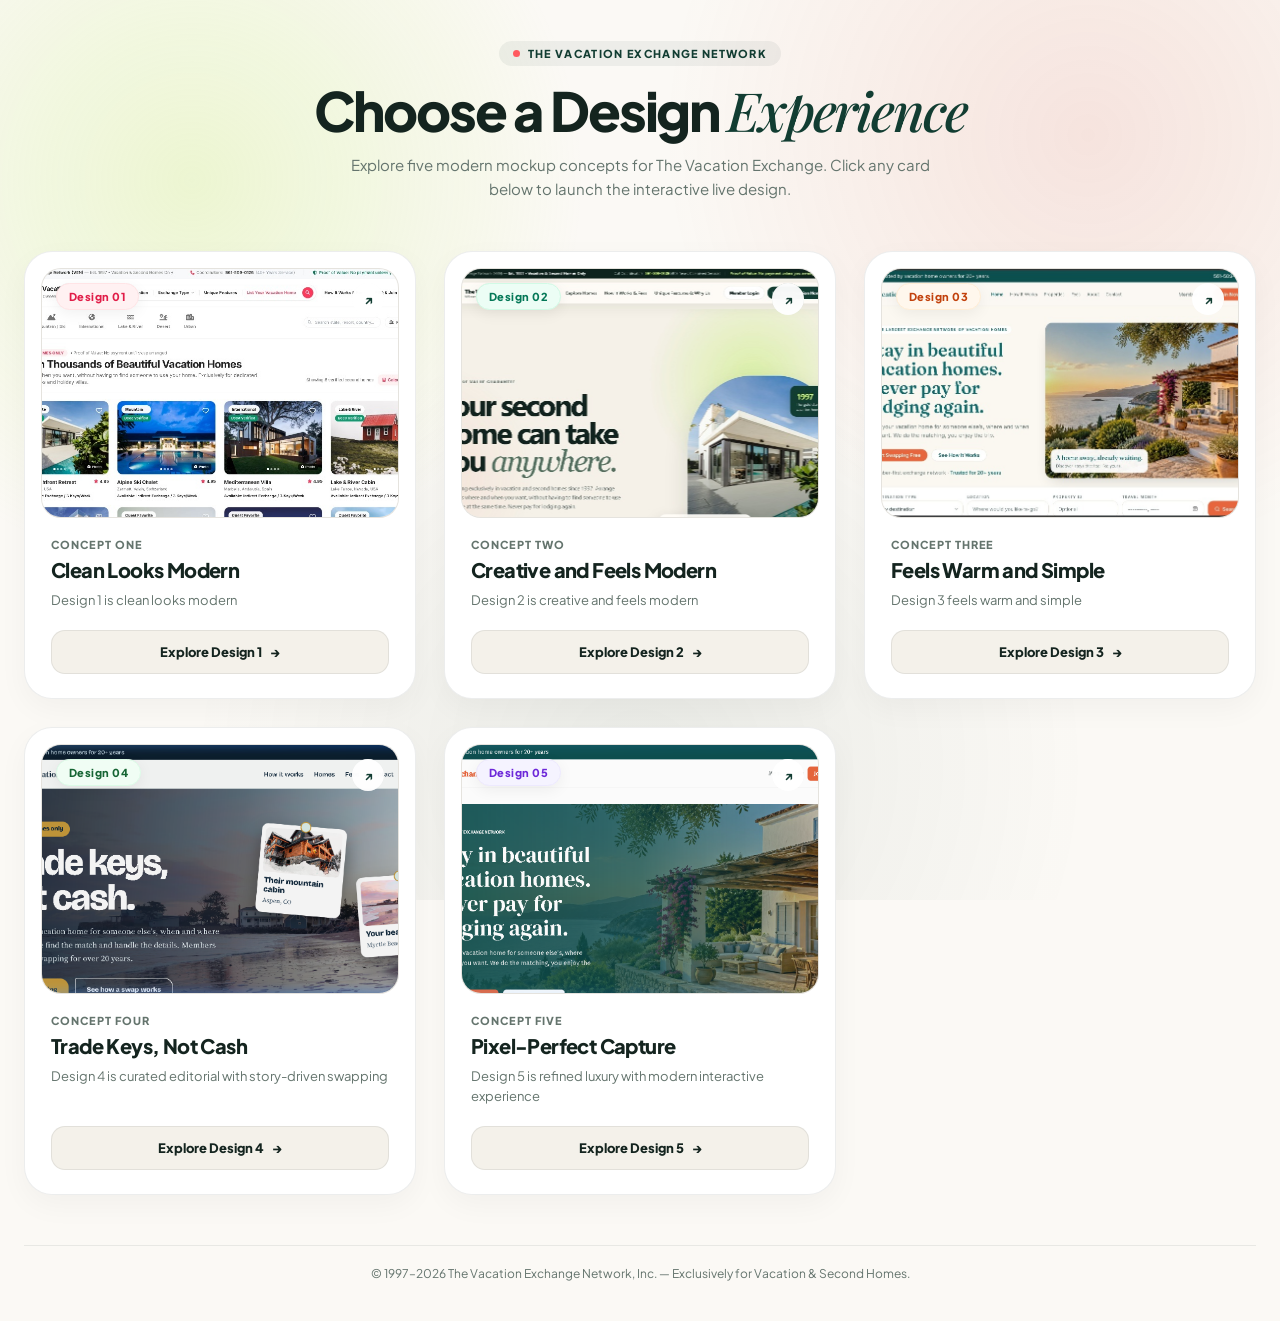
<file: index.html>
<!DOCTYPE html>
<html lang="en">
<head>
  <meta charset="UTF-8">
  <meta name="viewport" content="width=device-width, initial-scale=1.0">
  <title>The Vacation Exchange — Choose Your Experience</title>
  <link rel="preconnect" href="https://fonts.googleapis.com">
  <link rel="preconnect" href="https://fonts.gstatic.com" crossorigin>
  <link href="https://fonts.googleapis.com/css2?family=Plus+Jakarta+Sans:wght@400;500;600;700;800&family=Playfair+Display:ital,wght@0,600;1,500&display=swap" rel="stylesheet">
  
  <style>
    :root {
      --bg: #FBF9F5;
      --card-bg: #FFFFFF;
      --text-main: #14241F;
      --text-muted: #64746D;
      --forest: #123D32;
      --lime: #C7EF78;
      --coral: #FF5A5F;
      --border: rgba(20, 36, 31, 0.08);
      --shadow-sm: 0 10px 30px rgba(20, 36, 31, 0.04);
      --shadow-lg: 0 24px 60px rgba(20, 36, 31, 0.12);
    }

    * {
      box-sizing: border-box;
      margin: 0;
      padding: 0;
    }

    body {
      background-color: var(--bg);
      color: var(--text-main);
      font-family: 'Plus Jakarta Sans', system-ui, -apple-system, sans-serif;
      min-height: 100vh;
      display: flex;
      flex-direction: column;
      justify-content: space-between;
      overflow-x: hidden;
      padding: 40px 24px;
    }

    /* Ambient soft background glow */
    body::before {
      content: "";
      position: fixed;
      inset: 0;
      background: 
        radial-gradient(circle at 15% 20%, rgba(199, 239, 120, 0.28), transparent 30%),
        radial-gradient(circle at 85% 15%, rgba(214, 76, 56, 0.12), transparent 32%),
        radial-gradient(circle at 50% 85%, rgba(18, 61, 50, 0.08), transparent 45%);
      pointer-events: none;
      z-index: 0;
    }

    .wrapper {
      position: relative;
      z-index: 1;
      max-width: 1240px;
      margin: 0 auto;
      width: 100%;
    }

    /* Header */
    header {
      text-align: center;
      margin-bottom: 50px;
    }

    .badge {
      display: inline-flex;
      align-items: center;
      gap: 8px;
      padding: 6px 14px;
      border-radius: 999px;
      background: rgba(18, 61, 50, 0.06);
      font-size: 11px;
      font-weight: 800;
      letter-spacing: 0.12em;
      text-transform: uppercase;
      color: var(--forest);
      margin-bottom: 16px;
    }

    .badge-dot {
      width: 7px;
      height: 7px;
      border-radius: 50%;
      background: var(--coral);
      display: block;
    }

    h1 {
      font-size: clamp(34px, 4.5vw, 54px);
      letter-spacing: -0.04em;
      line-height: 1.05;
      font-weight: 800;
      color: var(--text-main);
      margin-bottom: 14px;
    }

    h1 em {
      font-family: 'Playfair Display', serif;
      font-style: italic;
      font-weight: 500;
      color: var(--forest);
    }

    p.subtitle {
      font-size: 15px;
      color: var(--text-muted);
      max-width: 580px;
      margin: 0 auto;
      line-height: 1.6;
    }

    /* 3 Big Buttons / Cards Grid */
    .showcase-grid {
      display: grid;
      grid-template-columns: repeat(3, 1fr);
      gap: 28px;
      margin-bottom: 50px;
    }

    .design-card {
      text-decoration: none;
      color: inherit;
      background: var(--card-bg);
      border: 1px solid var(--border);
      border-radius: 28px;
      padding: 16px;
      display: flex;
      flex-direction: column;
      box-shadow: var(--shadow-sm);
      transition: all 0.35s cubic-bezier(0.16, 1, 0.3, 1);
      position: relative;
      cursor: pointer;
    }

    .design-card:hover {
      transform: translateY(-8px);
      box-shadow: var(--shadow-lg);
      border-color: rgba(18, 61, 50, 0.22);
    }

    /* Preview Viewport Frame */
    .preview-box {
      width: 100%;
      height: 250px;
      border-radius: 20px;
      overflow: hidden;
      position: relative;
      background: #F3F1EC;
      border: 1px solid rgba(0, 0, 0, 0.06);
    }

    .preview-img {
      width: 100%;
      height: 100%;
      object-fit: cover;
      object-position: top center;
      transition: transform 0.45s cubic-bezier(0.16, 1, 0.3, 1);
      display: block;
    }

    .design-card:hover .preview-img {
      transform: scale(1.04);
    }

    /* Floating Pill Badge on image */
    .preview-tag {
      position: absolute;
      top: 14px;
      left: 14px;
      background: rgba(255, 255, 255, 0.94);
      backdrop-filter: blur(8px);
      border: 1px solid rgba(255, 255, 255, 0.8);
      padding: 6px 12px;
      border-radius: 999px;
      font-size: 11px;
      font-weight: 800;
      letter-spacing: 0.04em;
      color: var(--text-main);
      box-shadow: 0 4px 15px rgba(0, 0, 0, 0.06);
      z-index: 5;
    }

    /* External link / redirect icon */
    .ext-icon {
      position: absolute;
      top: 14px;
      right: 14px;
      width: 32px;
      height: 32px;
      border-radius: 50%;
      background: rgba(255, 255, 255, 0.94);
      backdrop-filter: blur(8px);
      display: flex;
      align-items: center;
      justify-content: center;
      font-size: 13px;
      font-weight: 700;
      color: var(--forest);
      transition: transform 0.25s ease;
      z-index: 5;
    }

    .design-card:hover .ext-icon {
      transform: scale(1.1) rotate(6deg);
    }

    /* Content Area */
    .card-body {
      padding: 20px 10px 8px;
      display: flex;
      flex-direction: column;
      flex-grow: 1;
      justify-content: space-between;
    }

    .meta-num {
      font-size: 11px;
      font-weight: 800;
      color: var(--text-muted);
      letter-spacing: 0.1em;
      text-transform: uppercase;
      margin-bottom: 6px;
    }

    .card-title {
      font-size: 20px;
      font-weight: 800;
      letter-spacing: -0.03em;
      color: var(--text-main);
      margin-bottom: 8px;
      transition: color 0.2s ease;
    }

    .design-card:hover .card-title {
      color: var(--forest);
    }

    .card-desc {
      font-size: 13px;
      color: var(--text-muted);
      line-height: 1.55;
      margin-bottom: 20px;
    }

    /* Big Action Button */
    .btn-launch {
      width: 100%;
      padding: 13px 18px;
      border-radius: 14px;
      font-size: 13px;
      font-weight: 800;
      text-align: center;
      display: flex;
      align-items: center;
      justify-content: center;
      gap: 8px;
      transition: all 0.25s ease;
      background: #F4F1EA;
      color: var(--text-main);
      border: 1px solid var(--border);
    }

    .design-card:hover .btn-launch {
      background: var(--forest);
      color: #FFFFFF;
      border-color: var(--forest);
      box-shadow: 0 8px 20px rgba(18, 61, 50, 0.2);
    }

    /* Pill Badges */
    .tag-clean {
      background: #FFF1F2;
      color: #E11D48;
      border-color: #FFE4E6;
    }
    
    .tag-creative {
      background: #ECFDF5;
      color: #047857;
      border-color: #D1FAE5;
    }

    .tag-warm {
      background: #FFF7ED;
      color: #C2410C;
      border-color: #FFEDD5;
    }

    .tag-editorial {
      background: #F0FDF4;
      color: #166534;
      border-color: #DCFCE7;
    }

    .tag-capture {
      background: #F5F3FF;
      color: #6D28D9;
      border-color: #EDE9FE;
    }

    /* Footer */
    footer {
      text-align: center;
      font-size: 12px;
      color: var(--text-muted);
      padding-top: 20px;
      border-top: 1px solid var(--border);
    }

    /* Responsive */
    @media (max-width: 980px) {
      .showcase-grid {
        grid-template-columns: 1fr;
        max-width: 500px;
        margin-left: auto;
        margin-right: auto;
      }
      .preview-box {
        height: 230px;
      }
    }
  </style>
</head>
<body>

  <div class="wrapper">
    <!-- Header -->
    <header>
      <div class="badge">
        <span class="badge-dot"></span>
        The Vacation Exchange Network
      </div>
      <h1>Choose a Design <em>Experience</em></h1>
      <p class="subtitle">
        Explore five modern mockup concepts for The Vacation Exchange. Click any card below to launch the interactive live design.
      </p>
    </header>

    <!-- 5 Big Buttons / Cards Grid -->
    <main class="showcase-grid">

      <!-- CARD 1: design1.html (Clean looks modern) -->
      <a href="design1.html" 
         target="_blank" 
         rel="noopener noreferrer" 
         class="design-card">
        <div class="preview-box">
          <img src="1.jpeg" 
               alt="Design 1 Screenshot" 
               class="preview-img">
          <div class="preview-tag tag-clean">Design 01</div>
          <div class="ext-icon">↗</div>
        </div>
        <div class="card-body">
          <div>
            <div class="meta-num">Concept One</div>
            <h2 class="card-title">Clean Looks Modern</h2>
            <p class="card-desc">Design 1 is clean looks modern</p>
          </div>
          <div class="btn-launch">
            <span>Explore Design 1</span>
            <span>→</span>
          </div>
        </div>
      </a>

      <!-- CARD 2: design2.html (Creative and feels modern) -->
      <a href="design2.html" 
         target="_blank" 
         rel="noopener noreferrer" 
         class="design-card">
        <div class="preview-box">
          <img src="2.jpeg" 
               alt="Design 2 Screenshot" 
               class="preview-img">
          <div class="preview-tag tag-creative">Design 02</div>
          <div class="ext-icon">↗</div>
        </div>
        <div class="card-body">
          <div>
            <div class="meta-num">Concept Two</div>
            <h2 class="card-title">Creative and Feels Modern</h2>
            <p class="card-desc">Design 2 is creative and feels modern</p>
          </div>
          <div class="btn-launch">
            <span>Explore Design 2</span>
            <span>→</span>
          </div>
        </div>
      </a>

      <!-- CARD 3: External Lovable Link (Feels warm and simple) -->
      <a href="https://pixel-perfect-render-32571.lovable.app" 
         target="_blank" 
         rel="noopener noreferrer" 
         class="design-card">
        <div class="preview-box">
          <img src="3.jpeg" 
               alt="Design 3 Screenshot" 
               class="preview-img">
          <div class="preview-tag tag-warm">Design 03</div>
          <div class="ext-icon">↗</div>
        </div>
        <div class="card-body">
          <div>
            <div class="meta-num">Concept Three</div>
            <h2 class="card-title">Feels Warm and Simple</h2>
            <p class="card-desc">Design 3 feels warm and simple</p>
          </div>
          <div class="btn-launch">
            <span>Explore Design 3</span>
            <span>→</span>
          </div>
        </div>
      </a>

      <!-- CARD 4: design_4/index.html (Trade Keys, Not Cash) -->
      <a href="design_4/index.html" 
         target="_blank" 
         rel="noopener noreferrer" 
         class="design-card">
        <div class="preview-box">
          <img src="4.jpeg" 
               alt="Design 4 Screenshot" 
               class="preview-img">
          <div class="preview-tag tag-editorial">Design 04</div>
          <div class="ext-icon">↗</div>
        </div>
        <div class="card-body">
          <div>
            <div class="meta-num">Concept Four</div>
            <h2 class="card-title">Trade Keys, Not Cash</h2>
            <p class="card-desc">Design 4 is curated editorial with story-driven swapping</p>
          </div>
          <div class="btn-launch">
            <span>Explore Design 4</span>
            <span>→</span>
          </div>
        </div>
      </a>

      <!-- CARD 5: External Lovable Link (Pixel-Perfect Capture) -->
      <a href="https://pixel-perfect-capture-8271.lovable.app/" 
         target="_blank" 
         rel="noopener noreferrer" 
         class="design-card">
        <div class="preview-box">
          <img src="5.jpeg" 
               alt="Design 5 Screenshot" 
               class="preview-img">
          <div class="preview-tag tag-capture">Design 05</div>
          <div class="ext-icon">↗</div>
        </div>
        <div class="card-body">
          <div>
            <div class="meta-num">Concept Five</div>
            <h2 class="card-title">Pixel-Perfect Capture</h2>
            <p class="card-desc">Design 5 is refined luxury with modern interactive experience</p>
          </div>
          <div class="btn-launch">
            <span>Explore Design 5</span>
            <span>→</span>
          </div>
        </div>
      </a>

    </main>
  </div>

  <!-- Footer -->
  <footer>
    <p>© 1997–2026 The Vacation Exchange Network, Inc. — Exclusively for Vacation & Second Homes.</p>
  </footer>

</body>
</html>
</file>
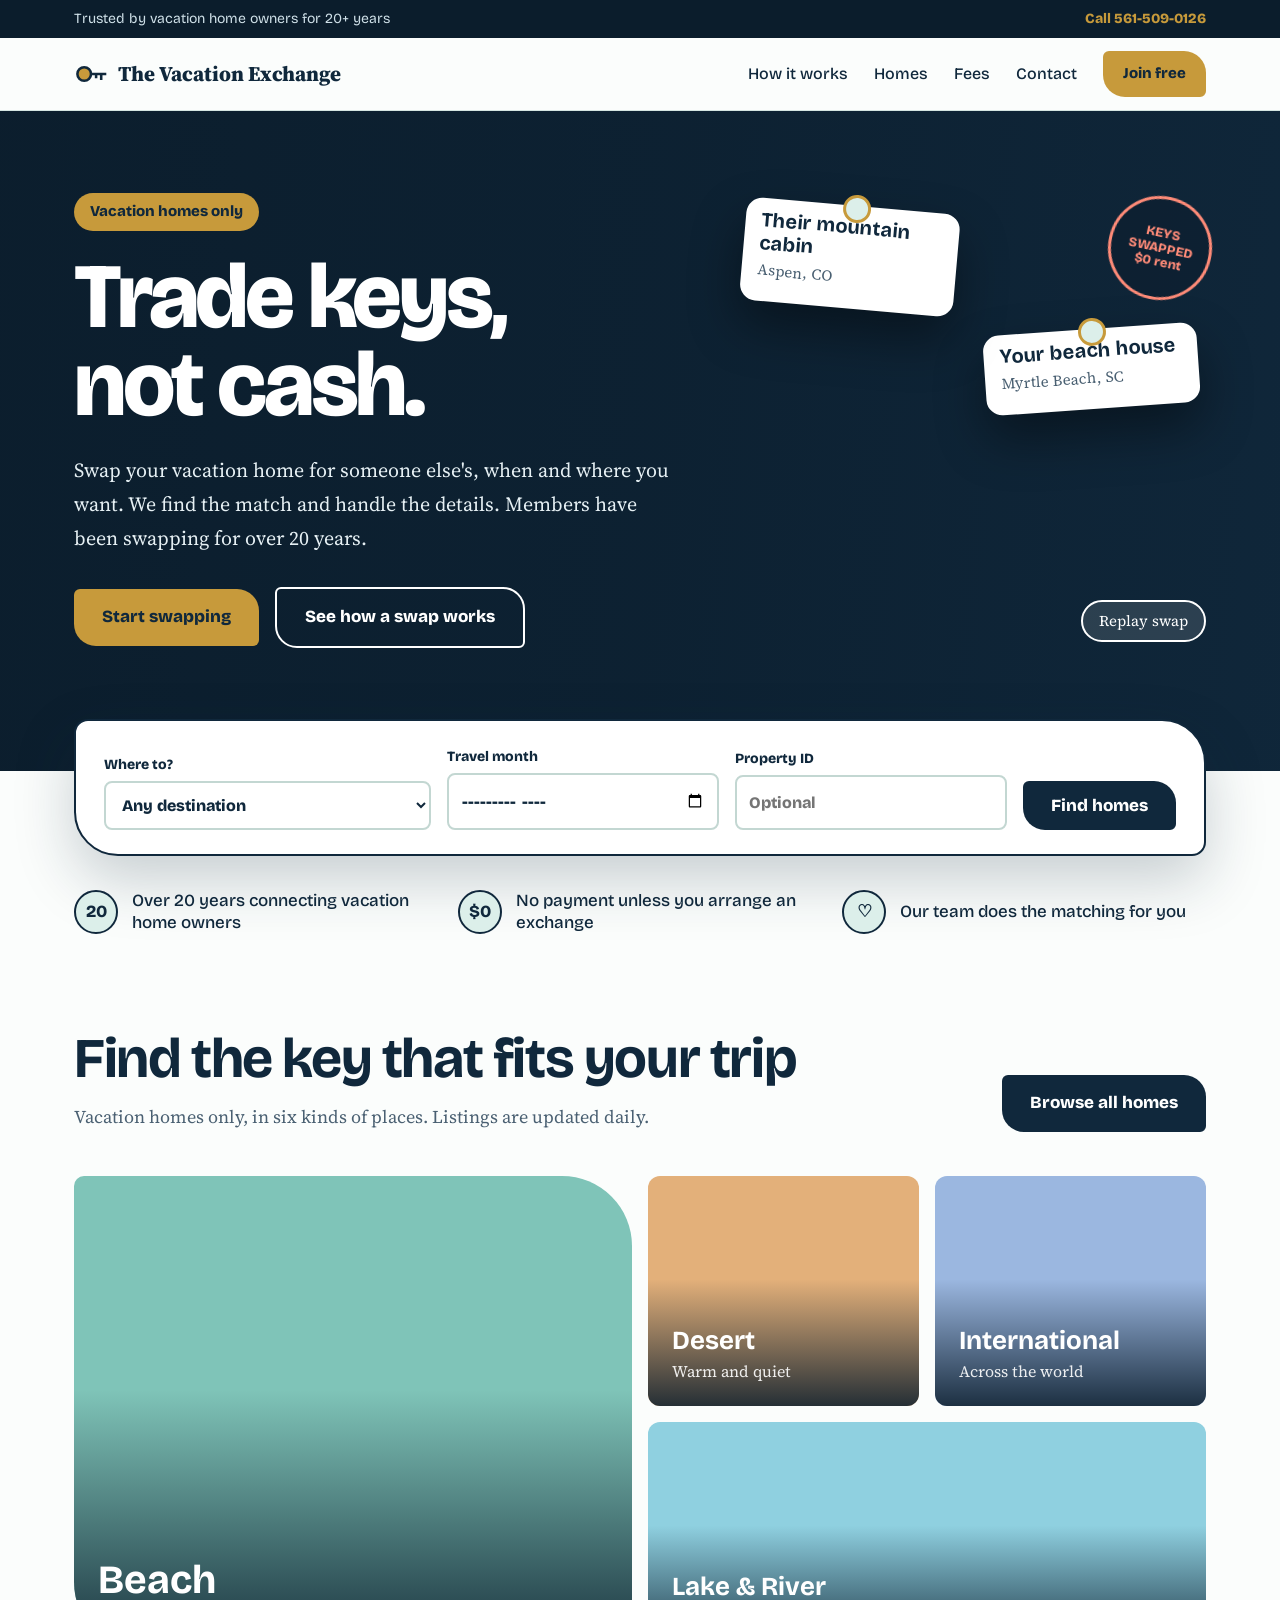
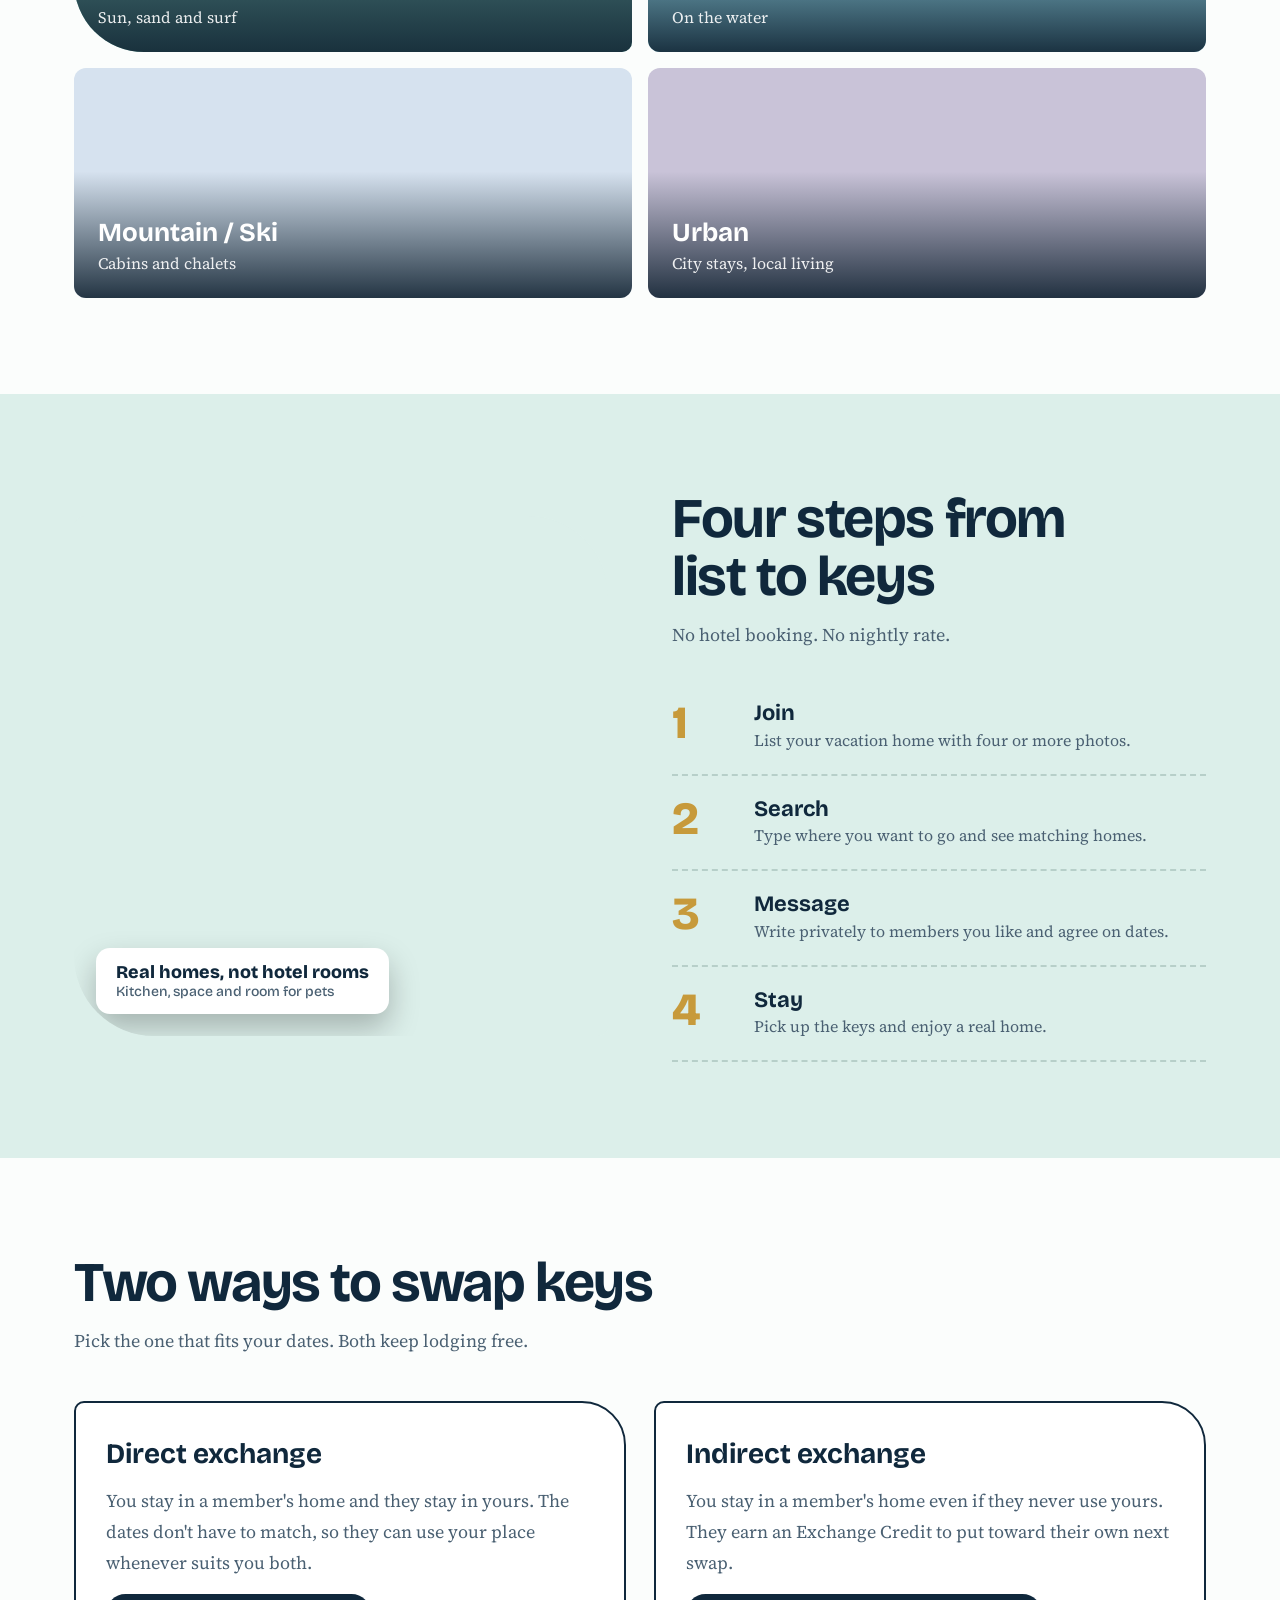
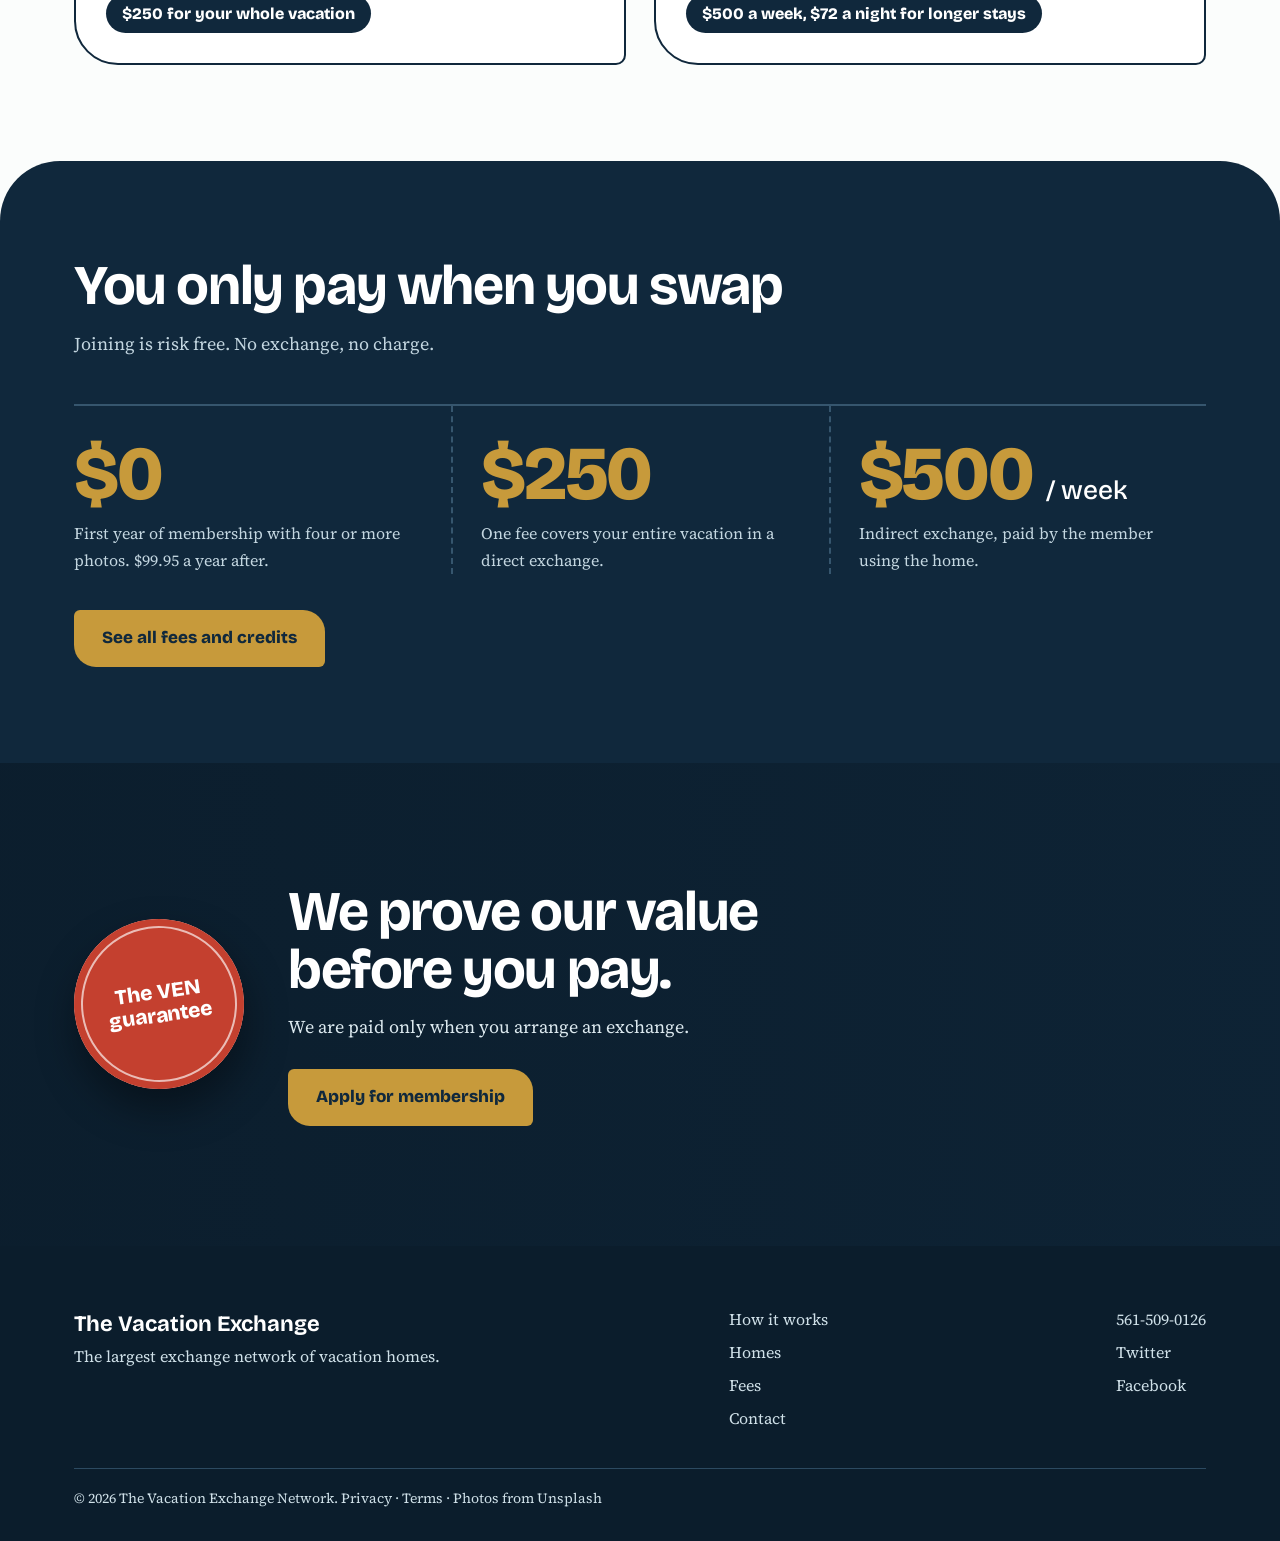
<file: design_4/index.html>
<!DOCTYPE html>
<html lang="en"><head><meta charset="UTF-8"><meta name="viewport" content="width=device-width,initial-scale=1">
<title>The Vacation Exchange | Trade keys, not cash</title><meta name="description" content="Swap vacation homes with other members and never pay for lodging again. You only pay when you arrange an exchange.">
<meta property="og:title" content="The Vacation Exchange | Trade keys, not cash"><meta property="og:description" content="Swap vacation homes with other members and never pay for lodging again. You only pay when you arrange an exchange."><meta property="og:type" content="website"><meta property="og:image" content="https://images.unsplash.com/photo-1610045333204-2684ad1c73b6?auto=format&fit=crop&w=1200&h=630&q=75"><meta name="theme-color" content="#10283c">
<link rel="icon" href="assets/favicon.svg" type="image/svg+xml">
<link rel="preconnect" href="https://fonts.googleapis.com"><link rel="preconnect" href="https://images.unsplash.com" crossorigin>
<link href="https://fonts.googleapis.com/css2?family=Bricolage+Grotesque:opsz,wght@12..96,500;12..96,800&family=Source+Serif+4:opsz,wght@8..60,400;8..60,600&display=swap" rel="stylesheet">
<link rel="stylesheet" href="assets/style.css"><script type="application/ld+json">{"@context":"https://schema.org","@type":"Organization","name":"The Vacation Exchange","telephone":"+1-561-509-0126","url":"https://www.thevacationexchange.com/"}</script></head><body>
<a class="skip" href="#main">Skip to content</a>
<div class="bar"><div class="w"><span>Trusted by vacation home owners for 20+ years</span><a href="tel:5615090126">Call 561-509-0126</a></div></div>
<div class="top"><div class="w"><header><a class="brand" href="index.html" aria-label="The Vacation Exchange home"><svg viewBox="0 0 40 40" fill="none" stroke="#10283c" stroke-width="3"><circle cx="12" cy="20" r="8" fill="#c79a3b"/><path d="M20 20h18M32 20v7M26 20v5"/></svg>The Vacation Exchange</a>
<nav aria-label="Main"><a href="how-it-works.html">How it works</a><a href="properties.html">Homes</a><a href="fees.html">Fees</a><a href="contact.html">Contact</a><a href="join.html" class="btn br">Join free</a></nav></header></div></div>
<main id="main">
<div class="hero"><img class="bg" src="https://images.unsplash.com/photo-1610045333204-2684ad1c73b6?auto=format&fit=crop&w=1800&q=75" alt="Coastal vacation house by the water" onerror="this.remove()"><div class="w"><div><span class="tagline">Vacation homes only</span><h1>Trade keys, not cash.</h1><p>Swap your vacation home for someone else's, when and where you want. We find the match and handle the details. Members have been swapping for over 20 years.</p><div class="acts"><a href="join.html" class="btn br">Start swapping</a><a href="how-it-works.html" class="btn ghost">See how a swap works</a></div></div>
<div class="stage"><div class="tag a"><img src="https://images.unsplash.com/photo-1610045333204-2684ad1c73b6?auto=format&fit=crop&w=420&q=75&h=224" alt="Coastal vacation house by the water" onerror="this.remove()"><b>Your beach house</b><span>Myrtle Beach, SC</span></div><div class="tag b"><img src="https://images.unsplash.com/photo-1759281944533-a9eea164ffe3?auto=format&fit=crop&w=420&q=75&h=224" alt="Log cabin in deep snow" onerror="this.remove()"><b>Their mountain cabin</b><span>Aspen, CO</span></div><div class="stamp">KEYS<br>SWAPPED<br>$0 rent</div><button type="button" class="replay" onclick="replay()">Replay swap</button></div></div></div>
<div class="finder"><div class="w"><form action="properties.html" method="get"><label>Where to?<select name="type"><option>Any destination</option><option>Beach</option><option>Desert</option><option>International</option><option>Lake &amp; River</option><option>Mountain / Ski</option><option>Urban</option></select></label><label>Travel month<input type="month" name="when"></label><label>Property ID<input name="id" placeholder="Optional"></label><button class="btn" type="submit">Find homes</button></form>
<div class="trust"><div><i>20</i>Over 20 years connecting vacation home owners</div><div><i>$0</i>No payment unless you arrange an exchange</div><div><i>&#9825;</i>Our team does the matching for you</div></div></div></div><section class=""><div class="w"><div class="head"><div><h2>Find the key that fits your trip</h2><p class="lead">Vacation homes only, in six kinds of places. Listings are updated daily.</p></div><a class="btn" href="properties.html">Browse all homes</a></div><div class="mosaic"><a class="tile big" href="join.html" style="--c:#7fc4b8"><img src="https://images.unsplash.com/photo-1610045333204-2684ad1c73b6?auto=format&fit=crop&w=900&q=75" alt="Coastal vacation house by the water" loading="lazy" onerror="this.remove()"><div><b>Beach</b><span>Sun, sand and surf</span></div></a><a class="tile " href="join.html" style="--c:#e3b07a"><img src="https://images.unsplash.com/photo-1778159396492-b9a89e6d99f2?auto=format&fit=crop&w=640&q=75" alt="White modern house with a palm tree" loading="lazy" onerror="this.remove()"><div><b>Desert</b><span>Warm and quiet</span></div></a><a class="tile " href="join.html" style="--c:#9bb7e0"><img src="https://images.unsplash.com/photo-1678902177251-7ec8fea483a3?auto=format&fit=crop&w=640&q=75" alt="Tuscan countryside villa in Italy" loading="lazy" onerror="this.remove()"><div><b>International</b><span>Across the world</span></div></a><a class="tile wide" href="join.html" style="--c:#8fd0e0"><img src="https://images.unsplash.com/photo-1666942590959-bb49a90d3dcd?auto=format&fit=crop&w=640&q=75" alt="Cabin on a lake" loading="lazy" onerror="this.remove()"><div><b>Lake &amp; River</b><span>On the water</span></div></a><a class="tile wide" href="join.html" style="--c:#d6e2ef"><img src="https://images.unsplash.com/photo-1759281944533-a9eea164ffe3?auto=format&fit=crop&w=640&q=75" alt="Log cabin in deep snow" loading="lazy" onerror="this.remove()"><div><b>Mountain / Ski</b><span>Cabins and chalets</span></div></a><a class="tile wide" href="join.html" style="--c:#c9c3d8"><img src="https://images.unsplash.com/photo-1755896487610-fa08670ef541?auto=format&fit=crop&w=640&q=75" alt="City skyline with apartment buildings" loading="lazy" onerror="this.remove()"><div><b>Urban</b><span>City stays, local living</span></div></a></div></div></section><section class="glass"><div class="w split"><div class="photo"><img src="https://images.unsplash.com/photo-1666942590959-bb49a90d3dcd?auto=format&fit=crop&w=1000&q=75" alt="Cabin on a lake" loading="lazy" onerror="this.remove()"><div class="badge">Real homes, not hotel rooms<small>Kitchen, space and room for pets</small></div></div><div><h2>Four steps from list to keys</h2><p class="lead">No hotel booking. No nightly rate.</p><ol class="steps"><li><div><h3>Join</h3><p>List your vacation home with four or more photos.</p></div></li><li><div><h3>Search</h3><p>Type where you want to go and see matching homes.</p></div></li><li><div><h3>Message</h3><p>Write privately to members you like and agree on dates.</p></div></li><li><div><h3>Stay</h3><p>Pick up the keys and enjoy a real home.</p></div></li></ol></div></div></section><section class=""><div class="w"><h2>Two ways to swap keys</h2><p class="lead">Pick the one that fits your dates. Both keep lodging free.</p><div class="ways"><div class="way"><img src="https://images.unsplash.com/photo-1666942590959-bb49a90d3dcd?auto=format&fit=crop&w=900&q=75&h=480" alt="Cabin on a lake" loading="lazy" onerror="this.remove()"><div class="in"><h3>Direct exchange</h3><p>You stay in a member's home and they stay in yours. The dates don't have to match, so they can use your place whenever suits you both.</p><span class="pr">$250 for your whole vacation</span></div></div><div class="way"><img src="https://images.unsplash.com/photo-1759281944533-a9eea164ffe3?auto=format&fit=crop&w=900&q=75&h=480" alt="Log cabin in deep snow" loading="lazy" onerror="this.remove()"><div class="in"><h3>Indirect exchange</h3><p>You stay in a member's home even if they never use yours. They earn an Exchange Credit to put toward their own next swap.</p><span class="pr">$500 a week, $72 a night for longer stays</span></div></div></div></div></section><section class="band"><div class="w"><h2>You only pay when you swap</h2><p class="lead">Joining is risk free. No exchange, no charge.</p><div class="bignum"><div><b>$0</b><p>First year of membership with four or more photos. $99.95 a year after.</p></div><div><b>$250</b><p>One fee covers your entire vacation in a direct exchange.</p></div><div><b>$500 <small>/ week</small></b><p>Indirect exchange, paid by the member using the home.</p></div></div><p style="margin-top:36px"><a class="btn br" href="fees.html">See all fees and credits</a></p></div></section><section class="cta" style="padding:120px 0"><img class="bg" src="https://images.unsplash.com/photo-1759281944533-a9eea164ffe3?auto=format&fit=crop&w=1800&q=75" alt="Log cabin in deep snow" loading="lazy" onerror="this.remove()"><div class="w"><div class="seal">The VEN<br>guarantee</div><div><h2>We prove our value before you pay.</h2><p class="lead">We are paid only when you arrange an exchange.</p><a href="join.html" class="btn br">Apply for membership</a></div></div></section>
</main>
<footer><div class="w"><div><b class="ui" style="color:#fff;font-size:22px">The Vacation Exchange</b><br>The largest exchange network of vacation homes.</div>
<div><a href="how-it-works.html">How it works</a><a href="properties.html">Homes</a><a href="fees.html">Fees</a><a href="contact.html">Contact</a></div>
<div><a href="tel:5615090126">561-509-0126</a><a href="https://twitter.com/HomeExchanges" rel="noopener">Twitter</a><a href="https://www.facebook.com/thevacationexchange/" rel="noopener">Facebook</a></div>
<div class="c">&copy; <span id="y"></span> The Vacation Exchange Network. <a href="privacy.html">Privacy</a> &middot; <a href="terms.html">Terms</a> &middot; Photos from <a href="https://unsplash.com" rel="noopener">Unsplash</a></div></div></footer>
<script src="assets/main.js"></script></body></html>
</file>
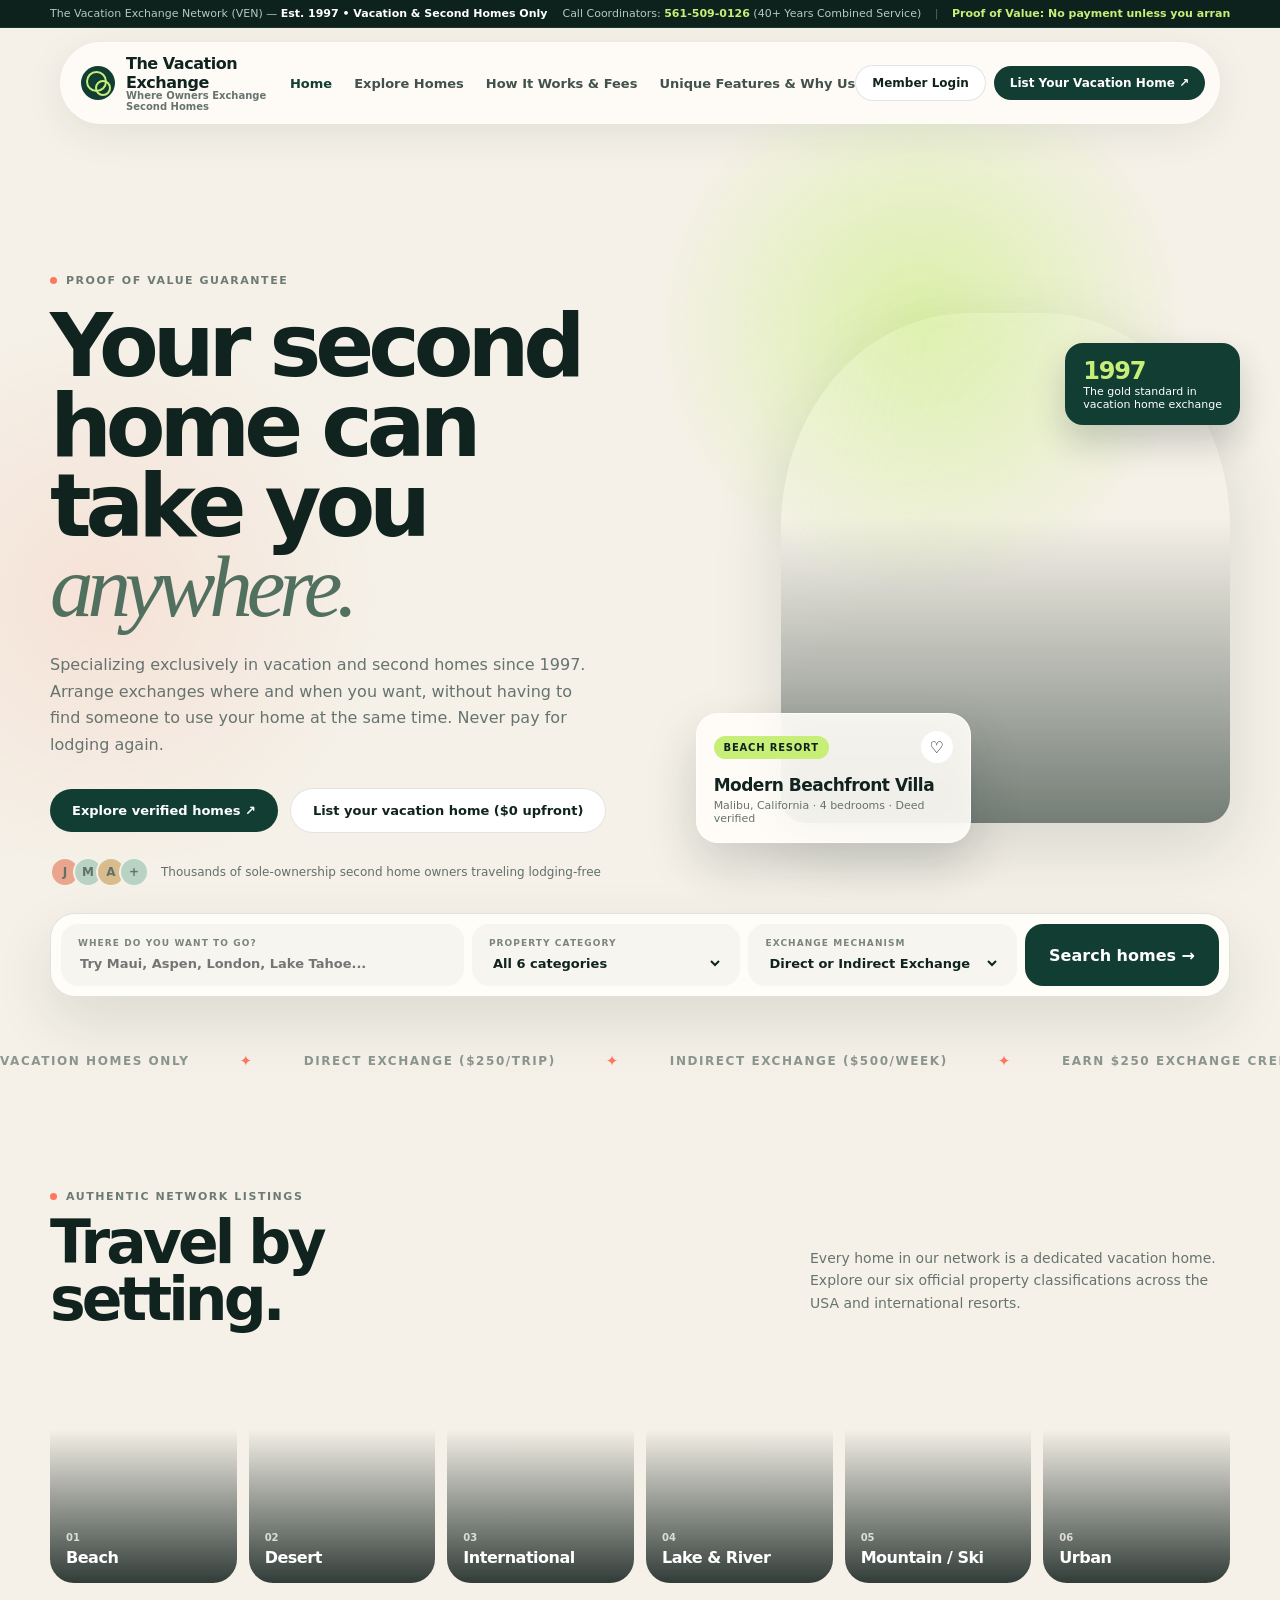
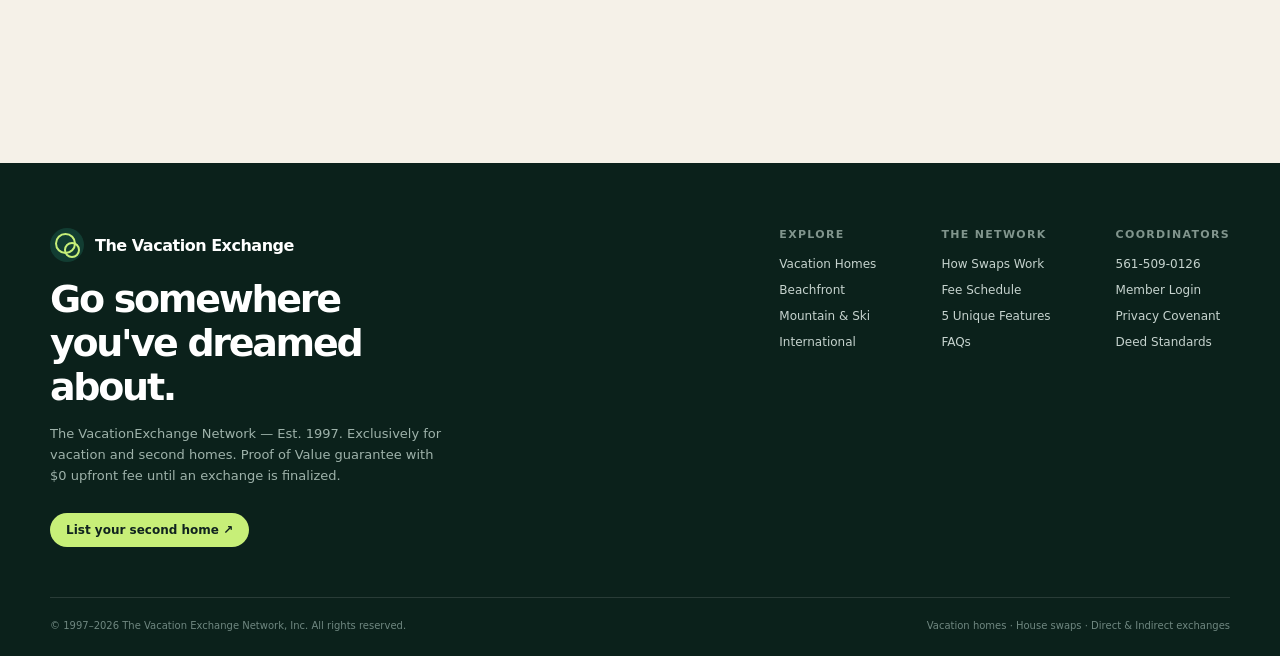
<file: design2.html>
<!DOCTYPE html>
<html lang="en">

<head>
  <meta charset="UTF-8">
  <meta name="viewport" content="width=device-width, initial-scale=1.0">
  <title>The Vacation Exchange — Where Owners Exchange Second Homes | Est. 1997</title>
  <meta name="description"
    content="The Vacation Exchange Network — Vacation and second homes only. Proof of Value guarantee with no upfront payment until you arrange an exchange.">
  <style>
    :root {
      --ink: #10231f;
      --muted: #66736f;
      --cream: #f5f1e8;
      --paper: #fffdf8;
      --mint: #dcefe5;
      --green: #123d32;
      --lime: #c7ef78;
      --coral: #ff765f;
      --line: rgba(16, 35, 31, .12);
      --shadow: 0 24px 70px rgba(16, 35, 31, .13);
      --radius: 28px;
    }

    * {
      box-sizing: border-box
    }

    html {
      scroll-behavior: smooth
    }

    body {
      margin: 0;
      background: var(--cream);
      color: var(--ink);
      font-family: Inter, ui-sans-serif, system-ui, -apple-system, BlinkMacSystemFont, "Segoe UI", sans-serif;
      overflow-x: hidden;
    }

    body:has(.modal.open) {
      overflow: hidden
    }

    a {
      color: inherit;
      text-decoration: none
    }

    button,
    input,
    select,
    textarea {
      font: inherit
    }

    button {
      cursor: pointer
    }

    .container {
      width: min(1180px, calc(100% - 40px));
      margin: auto
    }

    .eyebrow {
      display: inline-flex;
      align-items: center;
      gap: 9px;
      font-size: 11px;
      font-weight: 800;
      letter-spacing: .14em;
      text-transform: uppercase;
      color: #6d7b75
    }

    .eyebrow i {
      width: 7px;
      height: 7px;
      border-radius: 50%;
      background: var(--coral);
      display: block
    }

    /* TOP BANNER STRIP */
    .top-strip {
      background: #0d221c;
      color: #b7c7c0;
      padding: 7px 0;
      font-size: 11px;
      border-bottom: 1px solid rgba(255, 255, 255, .08);
      position: relative;
      z-index: 60;
    }

    .top-strip .container {
      display: flex;
      justify-content: space-between;
      align-items: center;
      white-space: nowrap;
      overflow-x: auto;
      gap: 15px;
    }

    .top-strip strong {
      color: #fff
    }

    .top-strip .hotline {
      color: var(--lime);
      font-weight: 800
    }

    /* NAV */
    nav {
      position: fixed;
      top: 42px;
      left: 50%;
      transform: translateX(-50%);
      z-index: 50;
      width: min(1160px, calc(100% - 28px));
      display: flex;
      align-items: center;
      justify-content: space-between;
      padding: 11px 14px 11px 20px;
      border: 1px solid rgba(255, 255, 255, .4);
      background: rgba(255, 253, 248, .85);
      backdrop-filter: blur(20px);
      border-radius: 999px;
      box-shadow: 0 10px 40px rgba(16, 35, 31, .08);
    }

    .brand {
      display: flex;
      align-items: center;
      gap: 11px;
      font-weight: 900;
      letter-spacing: -.03em
    }

    .brand-mark {
      width: 34px;
      height: 34px;
      border-radius: 50%;
      background: var(--green);
      position: relative;
      overflow: hidden;
      flex-shrink: 0;
    }

    .brand-mark:before,
    .brand-mark:after {
      content: "";
      position: absolute;
      border: 2px solid var(--lime);
      border-radius: 50%
    }

    .brand-mark:before {
      width: 17px;
      height: 17px;
      left: 5px;
      top: 5px
    }

    .brand-mark:after {
      width: 12px;
      height: 12px;
      right: 4px;
      bottom: 4px
    }

    .brand-text small {
      display: block;
      font-size: 10px;
      color: var(--muted);
      font-weight: 600;
      letter-spacing: normal;
      margin-top: -2px;
    }

    .navlinks {
      display: flex;
      gap: 22px;
      font-size: 13px;
      font-weight: 700;
      color: #42514c;
      white-space: nowrap;
    }

    .navlinks a {
      transition: .2s
    }

    .navlinks a:hover,
    .navlinks a.current {
      color: var(--green)
    }

    .nav-actions {
      display: flex;
      align-items: center;
      gap: 8px
    }

    .pill-btn {
      border: 0;
      border-radius: 999px;
      padding: 10px 16px;
      font-weight: 800;
      font-size: 12px;
      transition: .25s;
      display: inline-flex;
      align-items: center;
      gap: 8px;
      white-space: nowrap;
    }

    .pill-btn.dark {
      background: var(--green);
      color: white
    }

    .pill-btn.light {
      background: #fff;
      color: var(--ink);
      border: 1px solid var(--line)
    }

    .pill-btn:hover {
      transform: translateY(-2px);
      box-shadow: 0 10px 25px rgba(16, 35, 31, .12)
    }

    .menu {
      display: none;
      background: none;
      border: 0;
      font-size: 24px
    }

    /* HERO */
    .hero {
      min-height: 840px;
      padding: 150px 0 70px;
      position: relative;
      display: flex;
      align-items: center
    }

    .hero:before {
      content: "";
      position: absolute;
      inset: 0 0 auto 0;
      height: 740px;
      background:
        radial-gradient(circle at 72% 28%, rgba(199, 239, 120, .58), transparent 25%),
        radial-gradient(circle at 8% 65%, rgba(255, 118, 95, .12), transparent 22%);
      pointer-events: none
    }

    .hero-grid {
      display: grid;
      grid-template-columns: 1.05fr .95fr;
      gap: 55px;
      align-items: center;
      position: relative
    }

    h1 {
      font-size: clamp(52px, 6.8vw, 88px);
      line-height: .92;
      letter-spacing: -.07em;
      margin: 18px 0 25px;
      max-width: 720px
    }

    h1 em {
      font-family: Georgia, serif;
      font-weight: 400;
      letter-spacing: -.07em;
      color: #52705f
    }

    .hero-copy {
      font-size: 16px;
      line-height: 1.65;
      color: var(--muted);
      max-width: 540px
    }

    .hero-cta {
      display: flex;
      gap: 12px;
      align-items: center;
      margin-top: 30px
    }

    .hero-cta .pill-btn {
      padding: 14px 22px;
      font-size: 13px
    }

    .mini-proof {
      display: flex;
      align-items: center;
      gap: 12px;
      margin-top: 24px;
      font-size: 12px;
      color: #61706b
    }

    .avatars {
      display: flex
    }

    .avatars span {
      width: 30px;
      height: 30px;
      border-radius: 50%;
      border: 2px solid var(--cream);
      margin-left: -7px;
      display: grid;
      place-items: center;
      font-size: 12px;
      font-weight: 800;
      background: #b8d2c3
    }

    .avatars span:first-child {
      margin-left: 0;
      background: #e9a68d
    }

    .avatars span:nth-child(3) {
      background: #d8bc8b
    }

    .hero-visual {
      position: relative;
      height: 560px
    }

    /* HOUSE EXTERIORS ONLY */
    .hero-photo {
      position: absolute;
      right: 0;
      top: 15px;
      width: 84%;
      height: 510px;
      border-radius: 42% 42% 25px 25px;
      background:
        linear-gradient(180deg, transparent 40%, rgba(10, 30, 25, .55)),
        url("https://images.unsplash.com/photo-1512917774080-9991f1c4c750?auto=format&fit=crop&w=1100&q=85") center/cover;
      box-shadow: var(--shadow);
      overflow: hidden;
      transition: transform 0.45s cubic-bezier(0.16, 1, 0.3, 1), box-shadow 0.45s ease;
    }

    .hero-photo:hover {
      transform: translateY(-6px) scale(1.01);
      box-shadow: 0 32px 80px rgba(16, 35, 31, .2);
    }

    .hero-photo:after {
      content: "";
      position: absolute;
      inset: 0;
      background: linear-gradient(135deg, rgba(255, 255, 255, .18), transparent 40%)
    }

    .floating-card {
      position: absolute;
      left: 0;
      bottom: 15px;
      width: 275px;
      padding: 17px;
      background: rgba(255, 253, 248, .92);
      backdrop-filter: blur(15px);
      border: 1px solid rgba(255, 255, 255, .8);
      border-radius: 22px;
      box-shadow: 0 22px 50px rgba(16, 35, 31, .18);
      transition: transform 0.35s cubic-bezier(0.16, 1, 0.3, 1), box-shadow 0.35s ease;
    }

    .floating-card:hover {
      transform: translateY(-5px);
      box-shadow: 0 28px 60px rgba(16, 35, 31, .24);
    }

    .floating-card .top {
      display: flex;
      justify-content: space-between;
      align-items: center
    }

    .tag {
      font-size: 10px;
      font-weight: 900;
      text-transform: uppercase;
      letter-spacing: .08em;
      padding: 6px 10px;
      border-radius: 999px;
      background: var(--lime)
    }

    .heart {
      width: 32px;
      height: 32px;
      border: 0;
      border-radius: 50%;
      background: #fff;
      font-size: 16px;
      transition: transform 0.2s ease;
    }

    .heart:hover {
      transform: scale(1.15);
    }

    .floating-card h3 {
      font-size: 17px;
      margin: 12px 0 4px;
      letter-spacing: -.03em
    }

    .floating-card p {
      margin: 0;
      color: var(--muted);
      font-size: 11px
    }

    .float-stat {
      position: absolute;
      right: -10px;
      top: 45px;
      background: var(--green);
      color: white;
      padding: 14px 18px;
      border-radius: 18px;
      font-size: 11px;
      box-shadow: 0 18px 35px rgba(16, 35, 31, .2);
      transition: transform 0.35s cubic-bezier(0.16, 1, 0.3, 1);
    }

    .float-stat:hover {
      transform: translateY(-4px) scale(1.03);
    }

    .float-stat strong {
      display: block;
      font-size: 24px;
      color: var(--lime);
      letter-spacing: -.05em
    }

    /* SEARCH */
    .search-wrap {
      margin-top: -45px;
      position: relative;
      z-index: 4
    }

    .searchbox {
      background: var(--paper);
      border: 1px solid var(--line);
      border-radius: 25px;
      padding: 10px;
      box-shadow: 0 24px 60px rgba(16, 35, 31, .11);
      display: grid;
      grid-template-columns: 1.5fr 1fr 1fr auto;
      gap: 8px;
      transition: box-shadow 0.35s ease, border-color 0.35s ease;
    }

    .searchbox:hover {
      box-shadow: 0 30px 75px rgba(16, 35, 31, .15);
      border-color: rgba(18, 61, 50, .2);
    }

    .field {
      padding: 13px 16px;
      border-radius: 17px;
      background: #f7f5ef;
      border: 1px solid transparent;
      transition: .25s ease;
    }

    .field:hover {
      background: #f1ede3;
    }

    .field:focus-within {
      border-color: #a5c995;
      background: #fff;
      box-shadow: 0 4px 15px rgba(18, 61, 50, .06);
    }

    .field label {
      display: block;
      font-size: 9px;
      text-transform: uppercase;
      letter-spacing: .12em;
      font-weight: 900;
      color: #79847f;
      margin-bottom: 5px
    }

    .field input,
    .field select {
      border: 0;
      background: transparent;
      outline: 0;
      width: 100%;
      font-weight: 750;
      color: var(--ink);
      font-size: 13px
    }

    .search-btn {
      border: 0;
      border-radius: 18px;
      background: var(--green);
      color: #fff;
      padding: 0 24px;
      font-weight: 850;
      transition: .25s cubic-bezier(0.16, 1, 0.3, 1);
    }

    .search-btn:hover {
      background: #1c5143;
      transform: translateY(-2px);
      box-shadow: 0 8px 20px rgba(18, 61, 50, .25);
    }

    /* MARQUEE */
    .marquee {
      padding: 55px 0 25px;
      overflow: hidden
    }

    .marquee-track {
      display: flex;
      gap: 50px;
      width: max-content;
      animation: scroll 28s linear infinite
    }

    .marquee-item {
      font-size: 12px;
      font-weight: 850;
      letter-spacing: .13em;
      text-transform: uppercase;
      color: #8b968f;
      display: flex;
      align-items: center;
      gap: 50px
    }

    .marquee-item:after {
      content: "✦";
      color: var(--coral);
      font-size: 15px
    }

    @keyframes scroll {
      to {
        transform: translateX(-50%)
      }
    }

    /* SECTIONS */
    section {
      padding: 90px 0
    }

    .section-head {
      display: flex;
      justify-content: space-between;
      gap: 30px;
      align-items: end;
      margin-bottom: 35px
    }

    .section-head h2 {
      font-size: clamp(38px, 4.8vw, 60px);
      line-height: .95;
      letter-spacing: -.065em;
      margin: 10px 0 0
    }

    .section-head p {
      max-width: 420px;
      color: var(--muted);
      line-height: 1.6;
      font-size: 14px
    }

    /* 6 OFFICIAL CATEGORIES */
    .category-grid {
      display: grid;
      grid-template-columns: repeat(6, 1fr);
      gap: 12px
    }

    .category {
      height: 220px;
      border-radius: 24px;
      overflow: hidden;
      position: relative;
      display: flex;
      align-items: end;
      padding: 16px;
      background-size: cover;
      background-position: center;
      transition: transform 0.35s cubic-bezier(0.16, 1, 0.3, 1), box-shadow 0.35s ease;
      cursor: pointer
    }

    .category:before {
      content: "";
      position: absolute;
      inset: 0;
      background: linear-gradient(transparent 30%, rgba(6, 20, 17, .82));
      transition: opacity 0.35s ease;
    }

    .category:hover {
      transform: translateY(-8px);
      box-shadow: 0 18px 45px rgba(16, 35, 31, .22);
    }

    .category:hover:before {
      opacity: 0.92;
    }

    .category:nth-child(1) {
      background-image: url("https://images.unsplash.com/photo-1512917774080-9991f1c4c750?auto=format&fit=crop&w=600&q=80")
    }

    .category:nth-child(2) {
      background-image: url("https://images.unsplash.com/photo-1580587771525-78b9dba3b914?auto=format&fit=crop&w=600&q=80")
    }

    .category:nth-child(3) {
      background-image: url("https://images.unsplash.com/photo-1600585154340-be6161a56a0c?auto=format&fit=crop&w=600&q=80")
    }

    .category:nth-child(4) {
      background-image: url("https://images.unsplash.com/photo-1518780664697-55e3ad937233?auto=format&fit=crop&w=600&q=80")
    }

    .category:nth-child(5) {
      background-image: url("https://images.unsplash.com/photo-1542314831-068cd1dbfeeb?auto=format&fit=crop&w=600&q=80")
    }

    .category:nth-child(6) {
      background-image: url("https://images.unsplash.com/photo-1513694203232-719a280e022f?auto=format&fit=crop&w=600&q=80")
    }

    .category-content {
      position: relative;
      color: white;
      transition: transform 0.35s cubic-bezier(0.16, 1, 0.3, 1);
    }

    .category:hover .category-content {
      transform: translateY(-2px);
    }

    .category small {
      font-size: 10px;
      opacity: .75;
      font-weight: 800
    }

    .category h3 {
      margin: 3px 0 0;
      font-size: 16px;
      letter-spacing: -.03em
    }

    /* HOW SECTION */
    .how {
      background: var(--green);
      color: white;
      border-radius: 45px;
      margin: 25px auto;
      width: min(1380px, calc(100% - 30px));
      padding: 85px 0
    }

    .how .section-head p {
      color: #afc1b9
    }

    .how .eyebrow {
      color: #a8bdb4
    }

    .how .section-head h2 {
      color: white
    }

    .exchange-grid {
      display: grid;
      grid-template-columns: 1fr 1fr;
      gap: 20px
    }

    .exchange-card {
      min-height: 420px;
      padding: 34px;
      border-radius: 28px;
      background: #1b4b3e;
      border: 1px solid rgba(255, 255, 255, .1);
      position: relative;
      overflow: hidden;
      transition: transform 0.35s cubic-bezier(0.16, 1, 0.3, 1), box-shadow 0.35s ease, border-color 0.35s ease;
    }

    .exchange-card:hover {
      transform: translateY(-7px);
      box-shadow: 0 24px 60px rgba(6, 20, 17, .35);
      border-color: rgba(199, 239, 120, .3);
    }

    .exchange-card.alt {
      background: #dcefe5;
      color: var(--ink)
    }

    .exchange-card.alt:hover {
      border-color: rgba(18, 61, 50, .25);
      box-shadow: 0 24px 60px rgba(16, 35, 31, .15);
    }

    .exchange-card .number {
      font-size: 11px;
      font-weight: 900;
      letter-spacing: .12em;
      opacity: .7
    }

    .exchange-card h3 {
      font-size: 38px;
      letter-spacing: -.06em;
      margin: 30px 0 12px
    }

    .exchange-card p {
      max-width: 440px;
      line-height: 1.65;
      color: #b6c8c1;
      font-size: 14px
    }

    .alt p {
      color: #65736e
    }

    .diagram {
      position: absolute;
      right: 25px;
      bottom: 25px;
      width: 190px;
      height: 120px
    }

    .node {
      position: absolute;
      border-radius: 50%;
      display: grid;
      place-items: center;
      font-size: 10px;
      font-weight: 900;
      text-align: center;
      line-height: 1.2;
    }

    .node.one {
      width: 74px;
      height: 74px;
      background: var(--lime);
      color: var(--ink);
      left: 0;
      top: 25px
    }

    .node.two {
      width: 74px;
      height: 74px;
      background: #f9e4d9;
      color: var(--ink);
      right: 0;
      top: 25px
    }

    .arrow {
      position: absolute;
      left: 65px;
      top: 54px;
      width: 60px;
      border-top: 2px dashed currentColor
    }

    .arrow:after {
      content: "→";
      position: absolute;
      right: -8px;
      top: -13px;
      font-size: 20px
    }

    .credit {
      position: absolute;
      left: 50%;
      top: 0;
      transform: translateX(-50%);
      padding: 6px 11px;
      border-radius: 999px;
      background: var(--coral);
      color: white;
      font-size: 9px;
      font-weight: 900;
      white-space: nowrap;
    }

    /* HOUSE LISTINGS GRID & REACTIVE HOVER */
    .listing-grid {
      display: grid;
      grid-template-columns: repeat(3, 1fr);
      gap: 18px
    }

    .listing {
      background: var(--paper);
      border: 1px solid var(--line);
      border-radius: 27px;
      overflow: hidden;
      transition: transform 0.35s cubic-bezier(0.16, 1, 0.3, 1), box-shadow 0.35s ease, border-color 0.35s ease;
      cursor: pointer;
    }

    .listing:hover {
      transform: translateY(-8px);
      box-shadow: 0 28px 65px rgba(16, 35, 31, .16);
      border-color: rgba(18, 61, 50, .28);
    }

    .listing-img {
      height: 250px;
      background-size: cover;
      background-position: center;
      position: relative;
      transition: transform 0.45s cubic-bezier(0.16, 1, 0.3, 1);
    }

    .listing:hover .listing-img {
      transform: scale(1.035);
    }

    .listing-img-wrap {
      overflow: hidden;
      border-radius: 26px 26px 0 0;
    }

    .save {
      position: absolute;
      right: 14px;
      top: 14px;
      width: 36px;
      height: 36px;
      border: 0;
      border-radius: 50%;
      background: rgba(255, 255, 255, .92);
      font-size: 16px;
      display: grid;
      place-items: center;
      transition: transform 0.2s ease, background 0.2s ease;
      z-index: 2;
    }

    .save:hover {
      transform: scale(1.15);
      background: #fff;
    }

    .listing-body {
      padding: 18px;
      position: relative;
      z-index: 2;
      background: var(--paper);
    }

    .listing-top {
      display: flex;
      justify-content: space-between;
      gap: 12px
    }

    .listing h3 {
      margin: 0;
      font-size: 18px;
      letter-spacing: -.03em;
      transition: color 0.2s ease;
    }

    .listing:hover h3 {
      color: var(--green);
    }

    .listing .location {
      font-size: 11px;
      color: var(--muted);
      margin-top: 4px
    }

    .rating {
      font-size: 11px;
      font-weight: 900
    }

    .features {
      display: flex;
      gap: 13px;
      color: #71807a;
      font-size: 11px;
      margin: 15px 0
    }

    .listing-bottom {
      display: flex;
      justify-content: space-between;
      align-items: center;
      border-top: 1px solid var(--line);
      padding-top: 14px
    }

    .exchange-label {
      font-size: 10px;
      font-weight: 900;
      text-transform: uppercase;
      letter-spacing: .08em;
      color: #71807a
    }

    .view {
      font-size: 12px;
      font-weight: 900;
      transition: transform 0.2s ease, color 0.2s ease;
      display: inline-flex;
      align-items: center;
      gap: 3px;
    }

    .listing:hover .view {
      transform: translateX(4px);
      color: var(--green);
    }

    /* VALUE & AUTHENTIC VEN FEES */
    .value-grid {
      display: grid;
      grid-template-columns: .9fr 1.1fr;
      gap: 60px;
      align-items: center
    }

    .value-copy h2 {
      font-size: clamp(38px, 4.6vw, 60px);
      line-height: .95;
      letter-spacing: -.065em;
      margin: 12px 0 20px
    }

    .value-copy>p {
      color: var(--muted);
      line-height: 1.7;
      font-size: 15px;
      max-width: 520px
    }

    .checks {
      display: grid;
      gap: 12px;
      margin-top: 25px
    }

    .check {
      display: flex;
      gap: 12px;
      align-items: center;
      font-size: 13px;
      font-weight: 750
    }

    .check b {
      display: grid;
      place-items: center;
      width: 25px;
      height: 25px;
      border-radius: 50%;
      background: var(--lime)
    }

    .fee-card {
      background: #f0e9db;
      border-radius: 35px;
      padding: 32px;
      position: relative;
      overflow: hidden;
      border: 1px solid var(--line);
      transition: transform 0.35s cubic-bezier(0.16, 1, 0.3, 1), box-shadow 0.35s ease;
    }

    .fee-card:hover {
      transform: translateY(-6px);
      box-shadow: 0 24px 60px rgba(16, 35, 31, .14);
    }

    .fee-card:after {
      content: "";
      position: absolute;
      width: 220px;
      height: 220px;
      border-radius: 50%;
      background: var(--lime);
      right: -100px;
      top: -100px
    }

    .fee-card h3 {
      font-size: 30px;
      letter-spacing: -.05em;
      margin: 0 0 7px;
      position: relative;
      z-index: 1
    }

    .fee-card>p {
      color: var(--muted);
      font-size: 13px;
      line-height: 1.5;
      max-width: 440px;
      position: relative;
      z-index: 1
    }

    .fee-row {
      display: flex;
      justify-content: space-between;
      align-items: center;
      padding: 16px 0;
      border-top: 1px solid rgba(16, 35, 31, .12);
      position: relative;
      z-index: 1;
      transition: transform 0.2s ease;
    }

    .fee-row:hover {
      transform: translateX(4px);
    }

    .fee-row span:first-child {
      font-weight: 750;
      font-size: 13px
    }

    .fee-row strong {
      font-size: 24px;
      letter-spacing: -.04em
    }

    .fee-row small {
      display: block;
      color: var(--muted);
      font-size: 10px;
      font-weight: 600;
      margin-top: 3px
    }

    /* STORY */
    .story-card {
      min-height: 480px;
      border-radius: 38px;
      overflow: hidden;
      position: relative;
      background:
        linear-gradient(90deg, rgba(10, 30, 25, .88), rgba(10, 30, 25, .25)),
        url("https://images.unsplash.com/photo-1542314831-068cd1dbfeeb?auto=format&fit=crop&w=1600&q=85") center/cover;
      color: white;
      display: flex;
      align-items: center;
      padding: 60px;
      transition: transform 0.4s cubic-bezier(0.16, 1, 0.3, 1), box-shadow 0.4s ease;
    }

    .story-card:hover {
      transform: translateY(-5px);
      box-shadow: 0 30px 75px rgba(10, 30, 25, .3);
    }

    .story-card div {
      max-width: 580px
    }

    .story-card h2 {
      font-size: clamp(38px, 4.8vw, 64px);
      line-height: .95;
      letter-spacing: -.07em;
      margin: 14px 0 20px
    }

    .story-card p {
      color: #d7e2dd;
      line-height: 1.7;
      font-size: 15px
    }

    .quote {
      margin-top: 25px;
      padding-left: 17px;
      border-left: 2px solid var(--lime);
      font-size: 13px;
      font-weight: 700
    }

    /* FAQ */
    .faq-grid {
      display: grid;
      grid-template-columns: .7fr 1.3fr;
      gap: 60px
    }

    .faq-grid h2 {
      font-size: 52px;
      line-height: .95;
      letter-spacing: -.065em;
      margin: 12px 0
    }

    .faq-list {
      border-top: 1px solid var(--line)
    }

    .faq-item {
      border-bottom: 1px solid var(--line);
      transition: background 0.2s ease;
    }

    .faq-item:hover {
      background: rgba(255, 255, 255, .3);
    }

    .faq-q {
      width: 100%;
      background: none;
      border: 0;
      padding: 20px 0;
      text-align: left;
      display: flex;
      justify-content: space-between;
      align-items: center;
      font-weight: 800;
      color: var(--ink);
      font-size: 14px;
    }

    .plus {
      font-size: 22px;
      transition: .25s
    }

    .faq-a {
      max-height: 0;
      overflow: hidden;
      color: var(--muted);
      line-height: 1.6;
      font-size: 13px;
      transition: max-height .35s
    }

    .faq-a p {
      margin: 0 0 20px
    }

    .faq-item.open .faq-a {
      max-height: 220px
    }

    .faq-item.open .plus {
      transform: rotate(45deg)
    }

    /* FOOTER */
    footer {
      background: #0b211b;
      color: white;
      padding: 65px 0 25px
    }

    .footer-top {
      display: flex;
      justify-content: space-between;
      gap: 50px;
      padding-bottom: 50px;
      border-bottom: 1px solid rgba(255, 255, 255, .12)
    }

    .footer-brand {
      max-width: 400px
    }

    .footer-brand h2 {
      font-size: 38px;
      letter-spacing: -.06em;
      margin: 15px 0
    }

    .footer-brand p {
      color: #9eb2aa;
      line-height: 1.6;
      font-size: 13px
    }

    .footer-links {
      display: flex;
      gap: 65px
    }

    .footer-col {
      display: grid;
      gap: 12px;
      align-content: start
    }

    .footer-col strong {
      font-size: 11px;
      text-transform: uppercase;
      letter-spacing: .12em;
      color: #81958d;
      margin-bottom: 4px
    }

    .footer-col a {
      font-size: 12px;
      color: #c6d3ce;
      transition: color 0.2s ease;
    }

    .footer-col a:hover {
      color: var(--lime);
    }

    .footer-bottom {
      padding-top: 22px;
      display: flex;
      justify-content: space-between;
      color: #6f8780;
      font-size: 10px
    }

    /* MODALS & TOAST */
    .modal {
      position: fixed;
      inset: 0;
      background: rgba(5, 20, 16, .65);
      backdrop-filter: blur(8px);
      display: none;
      align-items: center;
      justify-content: center;
      z-index: 100;
      padding: 20px
    }

    .modal.open {
      display: flex
    }

    .modal-box {
      width: min(580px, 100%);
      background: var(--paper);
      border-radius: 30px;
      padding: 32px;
      box-shadow: var(--shadow);
      position: relative;
      max-height: 90vh;
      overflow-y: auto;
    }

    .close {
      position: absolute;
      right: 17px;
      top: 17px;
      width: 36px;
      height: 36px;
      border: 0;
      border-radius: 50%;
      background: #f0eee7;
      font-size: 20px;
      transition: transform 0.2s ease;
    }

    .close:hover {
      transform: rotate(90deg);
    }

    .modal-box h2 {
      font-size: 36px;
      line-height: .95;
      letter-spacing: -.06em;
      margin: 14px 0 10px
    }

    .modal-box p {
      color: var(--muted);
      font-size: 13px;
      line-height: 1.55
    }

    .form-grid {
      display: grid;
      grid-template-columns: 1fr 1fr;
      gap: 10px;
      margin-top: 20px
    }

    .form-grid .full {
      grid-column: 1/-1
    }

    .form-input {
      width: 100%;
      border: 1px solid var(--line);
      background: #f8f6f0;
      border-radius: 14px;
      padding: 13px;
      outline: none;
      font-size: 13px;
      transition: border-color 0.2s ease, background 0.2s ease;
    }

    .form-input:focus {
      border-color: #91b681;
      background: white
    }

    .modal-submit {
      width: 100%;
      margin-top: 14px;
      border: 0;
      border-radius: 15px;
      background: var(--green);
      color: white;
      padding: 15px;
      font-weight: 850;
      transition: transform 0.25s ease, background 0.25s ease;
    }

    .modal-submit:hover {
      background: #1c5143;
      transform: translateY(-2px);
    }

    .toast {
      position: fixed;
      bottom: 25px;
      left: 50%;
      transform: translate(-50%, 20px);
      background: var(--green);
      color: white;
      padding: 13px 20px;
      border-radius: 999px;
      font-size: 12px;
      font-weight: 750;
      opacity: 0;
      pointer-events: none;
      transition: .3s;
      z-index: 120
    }

    .toast.show {
      opacity: 1;
      transform: translate(-50%, 0)
    }

    /* SPA PAGES */
    .page {
      display: none;
      min-height: 100vh;
      animation: pageIn .45s ease both
    }

    .page.active {
      display: block
    }

    @keyframes pageIn {
      from {
        opacity: 0;
        transform: translateY(16px)
      }

      to {
        opacity: 1;
        transform: none
      }
    }

    .page-hero {
      padding: 160px 0 75px;
      position: relative;
      overflow: hidden
    }

    .page-hero:before {
      content: "";
      position: absolute;
      width: 520px;
      height: 520px;
      border-radius: 50%;
      background: var(--lime);
      opacity: .25;
      right: -180px;
      top: 80px
    }

    .page-hero h1 {
      max-width: 800px
    }

    .page-intro {
      max-width: 660px;
      color: var(--muted);
      line-height: 1.7;
      font-size: 16px
    }

    .explore-tools {
      display: flex;
      gap: 9px;
      flex-wrap: wrap;
      margin: 26px 0
    }

    .filter-chip {
      border: 1px solid var(--line);
      background: var(--paper);
      padding: 9px 15px;
      border-radius: 999px;
      font-size: 12px;
      font-weight: 800;
      transition: .2s
    }

    .filter-chip:hover,
    .filter-chip.active {
      background: var(--green);
      color: white;
      border-color: var(--green)
    }

    .big-search {
      display: grid;
      grid-template-columns: 1fr auto;
      gap: 10px;
      background: var(--paper);
      padding: 10px;
      border: 1px solid var(--line);
      border-radius: 22px;
      box-shadow: 0 18px 45px rgba(16, 35, 31, .08);
      margin-top: 25px;
      transition: box-shadow 0.3s ease;
    }

    .big-search:hover {
      box-shadow: 0 24px 55px rgba(16, 35, 31, .12);
    }

    .big-search input {
      border: 0;
      background: #f6f4ee;
      border-radius: 15px;
      padding: 14px 18px;
      outline: 0
    }

    /* DESTINATION CARDS HOVER */
    .destination-grid {
      display: grid;
      grid-template-columns: repeat(4, 1fr);
      gap: 14px;
      margin-top: 25px
    }

    .destination-card {
      height: 270px;
      border-radius: 26px;
      overflow: hidden;
      position: relative;
      background-size: cover;
      background-position: center;
      transition: transform 0.35s cubic-bezier(0.16, 1, 0.3, 1), box-shadow 0.35s ease;
      cursor: pointer;
    }

    .destination-card:hover {
      transform: translateY(-8px);
      box-shadow: 0 20px 50px rgba(5, 20, 16, .35);
    }

    .destination-card:after {
      content: "";
      position: absolute;
      inset: 0;
      background: linear-gradient(transparent 35%, rgba(5, 20, 16, .8));
      transition: opacity 0.3s ease;
    }

    .destination-card:hover:after {
      opacity: 0.92;
    }

    .destination-card div {
      position: absolute;
      z-index: 1;
      bottom: 20px;
      left: 20px;
      color: white;
      transition: transform 0.35s cubic-bezier(0.16, 1, 0.3, 1);
    }

    .destination-card:hover div {
      transform: translateY(-3px);
    }

    .destination-card h3 {
      font-size: 22px;
      letter-spacing: -.05em;
      margin: 4px 0
    }

    .destination-card small {
      font-size: 10px;
      text-transform: uppercase;
      letter-spacing: .12em;
      font-weight: 800
    }

    /* PROCESS CARDS HOVER */
    .process-grid {
      display: grid;
      grid-template-columns: repeat(4, 1fr);
      gap: 14px;
      margin-top: 35px
    }

    .process-card {
      padding: 26px;
      background: var(--paper);
      border: 1px solid var(--line);
      border-radius: 26px;
      min-height: 280px;
      position: relative;
      transition: transform 0.35s cubic-bezier(0.16, 1, 0.3, 1), box-shadow 0.35s ease, border-color 0.35s ease;
    }

    .process-card:hover {
      transform: translateY(-7px);
      box-shadow: 0 20px 50px rgba(16, 35, 31, .11);
      border-color: rgba(18, 61, 50, .25);
    }

    .process-card .num {
      font-size: 12px;
      font-weight: 900;
      color: #8b968f
    }

    .process-card .icon {
      width: 50px;
      height: 50px;
      border-radius: 16px;
      background: var(--lime);
      display: grid;
      place-items: center;
      font-size: 22px;
      margin: 25px 0 18px;
      transition: transform 0.3s cubic-bezier(0.16, 1, 0.3, 1);
    }

    .process-card:hover .icon {
      transform: scale(1.1) rotate(4deg);
    }

    .process-card h3 {
      font-size: 21px;
      letter-spacing: -.05em;
      margin: 0 0 9px
    }

    .process-card p {
      color: var(--muted);
      font-size: 13px;
      line-height: 1.6
    }

    .timeline {
      margin-top: 55px;
      border-left: 1px solid var(--line);
      padding-left: 30px;
      display: grid;
      gap: 30px
    }

    .timeline-item {
      position: relative;
      transition: transform 0.25s ease;
    }

    .timeline-item:hover {
      transform: translateX(4px);
    }

    .timeline-item:before {
      content: "";
      position: absolute;
      width: 12px;
      height: 12px;
      background: var(--coral);
      border-radius: 50%;
      left: -37px;
      top: 4px;
      box-shadow: 0 0 0 6px var(--cream)
    }

    .timeline-item h3 {
      margin: 0 0 7px;
      font-size: 19px
    }

    .timeline-item p {
      margin: 0;
      color: var(--muted);
      line-height: 1.6;
      font-size: 13px;
      max-width: 650px
    }

    /* ABOUT PANELS HOVER */
    .about-split {
      display: grid;
      grid-template-columns: 1fr 1fr;
      gap: 25px;
      align-items: stretch
    }

    .about-panel {
      padding: 38px;
      border-radius: 32px;
      background: var(--green);
      color: white;
      min-height: 400px;
      transition: transform 0.35s cubic-bezier(0.16, 1, 0.3, 1), box-shadow 0.35s ease;
    }

    .about-panel:hover {
      transform: translateY(-6px);
      box-shadow: 0 25px 60px rgba(18, 61, 50, .25);
    }

    .about-panel.light {
      background: #e4efe7;
      color: var(--ink);
      border: 1px solid var(--line);
    }

    .about-panel.light:hover {
      box-shadow: 0 25px 60px rgba(16, 35, 31, .12);
    }

    .about-panel h2 {
      font-size: 42px;
      line-height: .96;
      letter-spacing: -.065em;
      margin: 15px 0
    }

    .about-panel p {
      line-height: 1.7;
      color: #b7c8c1;
      font-size: 14px
    }

    .about-panel.light p {
      color: var(--muted)
    }

    /* STATS BOX HOVER */
    .stats-grid {
      display: grid;
      grid-template-columns: repeat(4, 1fr);
      gap: 12px;
      margin-top: 18px
    }

    .stat-box {
      padding: 24px;
      background: var(--paper);
      border: 1px solid var(--line);
      border-radius: 22px;
      transition: transform 0.3s cubic-bezier(0.16, 1, 0.3, 1), box-shadow 0.3s ease, border-color 0.3s ease;
    }

    .stat-box:hover {
      transform: translateY(-5px);
      box-shadow: 0 16px 40px rgba(16, 35, 31, .1);
      border-color: rgba(18, 61, 50, .25);
    }

    .stat-box strong {
      font-size: 32px;
      letter-spacing: -.06em;
      display: block;
      transition: color 0.2s ease;
    }

    .stat-box:hover strong {
      color: var(--green);
    }

    .stat-box span {
      font-size: 11px;
      color: var(--muted);
      line-height: 1.4;
      display: block;
      margin-top: 5px
    }

    .page-cta {
      margin-top: 50px;
      border-radius: 35px;
      background: var(--lime);
      padding: 40px;
      display: flex;
      align-items: center;
      justify-content: space-between;
      gap: 25px;
      transition: transform 0.35s cubic-bezier(0.16, 1, 0.3, 1), box-shadow 0.35s ease;
    }

    .page-cta:hover {
      transform: translateY(-5px);
      box-shadow: 0 25px 60px rgba(199, 239, 120, .35);
    }

    .page-cta h2 {
      margin: 0;
      font-size: 38px;
      letter-spacing: -.06em;
      line-height: .95
    }

    .page-cta p {
      margin: 8px 0 0;
      font-size: 13px;
      color: #536350
    }

    /* RESPONSIVE */
    @media(max-width:980px) {

      .destination-grid,
      .process-grid,
      .stats-grid {
        grid-template-columns: 1fr 1fr
      }

      .about-split {
        grid-template-columns: 1fr
      }

      .page-cta {
        display: block
      }

      .page-cta .pill-btn {
        margin-top: 20px
      }

      .navlinks {
        display: none
      }

      .menu {
        display: block
      }

      .nav-actions .light {
        display: none
      }

      .hero {
        padding-top: 130px;
        min-height: auto;
      }

      .hero-grid {
        grid-template-columns: 1fr;
        gap: 30px
      }

      .hero-visual {
        height: 520px
      }

      .hero-photo {
        width: 88%
      }

      .category-grid {
        grid-template-columns: repeat(3, 1fr)
      }

      .exchange-grid,
      .value-grid,
      .faq-grid {
        grid-template-columns: 1fr
      }

      .listing-grid {
        grid-template-columns: 1fr 1fr
      }

      .searchbox {
        grid-template-columns: 1fr 1fr
      }

      .search-btn {
        min-height: 50px
      }

      .footer-top {
        flex-direction: column
      }

      .footer-links {
        flex-wrap: wrap
      }
    }

    @media(max-width:640px) {

      .destination-grid,
      .process-grid,
      .stats-grid {
        grid-template-columns: 1fr
      }

      .big-search {
        grid-template-columns: 1fr
      }

      .container {
        width: min(100% - 24px, 1180px)
      }

      nav {
        top: 36px;
        width: calc(100% - 16px)
      }

      .hero-visual {
        height: 410px
      }

      .hero-photo {
        height: 380px;
        width: 92%;
        border-radius: 35% 35% 22px 22px
      }

      .floating-card {
        width: 220px;
        left: -2px
      }

      .float-stat {
        right: -5px;
        top: 25px
      }

      .search-wrap {
        margin-top: 10px
      }

      .searchbox {
        grid-template-columns: 1fr
      }

      .category-grid {
        grid-template-columns: 1fr 1fr
      }

      .listing-grid {
        grid-template-columns: 1fr
      }

      .story-card {
        padding: 35px;
        min-height: 480px
      }

      .footer-links {
        gap: 35px
      }

      .footer-bottom {
        display: block
      }

      .footer-bottom span {
        display: block;
        margin-top: 6px
      }

      .form-grid {
        grid-template-columns: 1fr
      }

      .form-grid .full {
        grid-column: auto
      }

      h1 {
        font-size: 52px
      }
    }
  </style>
</head>

<body>

  <!-- TOP CONCIERGE MARQUEE STRIP (STRICTLY 1 LINE) -->
  <div class="top-strip">
    <div class="container">
      <div>
        <span>The Vacation Exchange Network (VEN)</span> — <strong>Est. 1997 • Vacation & Second Homes Only</strong>
      </div>
      <div>
        <span>Call Coordinators: <a href="tel:561-509-0126" class="hotline">561-509-0126</a> (40+ Years Combined
          Service)</span>
        <span style="margin: 0 10px; opacity: .4">|</span>
        <span style="color: var(--lime); font-weight: 750">Proof of Value: No payment unless you arrange an
          exchange</span>
      </div>
    </div>
  </div>

  <!-- FLOATING EDITORIAL PILL NAVBAR -->
  <nav>
    <a href="#home" data-page="home" class="brand">
      <span class="brand-mark"></span>
      <div class="brand-text">
        <span>The Vacation Exchange</span>
        <small>Where Owners Exchange Second Homes</small>
      </div>
    </a>
    <div class="navlinks">
      <a href="#home" data-page="home">Home</a>
      <a href="#explore" data-page="explore">Explore Homes</a>
      <a href="#how-it-works" data-page="how">How It Works & Fees</a>
      <a href="#about" data-page="about">Unique Features & Why Us</a>
    </div>
    <div class="nav-actions">
      <button class="pill-btn light" onclick="openModal('login')">Member Login</button>
      <button class="pill-btn dark" onclick="openModal('join')">List Your Vacation Home ↗</button>
      <button class="menu" onclick="showToast('Menu: Select Explore, How It Works, or Unique Features')"
        aria-label="Menu">☰</button>
    </div>
  </nav>

  <!-- #################### PAGE 1: HOME #################### -->
  <section class="page active" id="page-home" data-page-view="home">
    <header class="hero">
      <div class="container hero-grid">
        <div>
          <span class="eyebrow"><i></i> Proof of value guarantee</span>
          <h1>Your second home can take you <em>anywhere.</em></h1>
          <p class="hero-copy">
            Specializing exclusively in vacation and second homes since 1997. Arrange exchanges where and when you want,
            without having to find someone to use your home at the same time. Never pay for lodging again.
          </p>
          <div class="hero-cta">
            <button class="pill-btn dark" onclick="showPage('explore')">Explore verified homes ↗</button>
            <button class="pill-btn light" onclick="openModal('join')">List your vacation home ($0 upfront)</button>
          </div>
          <div class="mini-proof">
            <div class="avatars"><span>J</span><span>M</span><span>A</span><span>+</span></div>
            <span>Thousands of sole-ownership second home owners traveling lodging-free</span>
          </div>
        </div>

        <div class="hero-visual">
          <div class="hero-photo"></div>
          <div class="float-stat"><strong>1997</strong>The gold standard in<br>vacation home exchange</div>
          <div class="floating-card">
            <div class="top"><span class="tag">Beach Resort</span><button class="heart"
                onclick="toggleHeart(this)">♡</button></div>
            <h3>Modern Beachfront Villa</h3>
            <p>Malibu, California · 4 bedrooms · Deed verified</p>
          </div>
        </div>
      </div>
    </header>

    <div class="container search-wrap">
      <div class="searchbox">
        <div class="field">
          <label>Where do you want to go?</label>
          <input id="destination" placeholder="Try Maui, Aspen, London, Lake Tahoe...">
        </div>
        <div class="field">
          <label>Property Category</label>
          <select id="homeCategorySelect">
            <option value="all">All 6 categories</option>
            <option value="Beach">Beach Properties</option>
            <option value="Mountain/Ski">Mountain & Ski Chalets</option>
            <option value="International">International Villas</option>
            <option value="Lake & River">Lake & River Lodges</option>
            <option value="Desert">Desert Retreats</option>
            <option value="Urban">Urban City Flats</option>
          </select>
        </div>
        <div class="field">
          <label>Exchange Mechanism</label>
          <select>
            <option>Direct or Indirect Exchange</option>
            <option>Direct (Non-Simultaneous)</option>
            <option>Indirect (Exchange Credits)</option>
          </select>
        </div>
        <button class="search-btn" onclick="searchHomes()">Search homes →</button>
      </div>
    </div>

    <div class="marquee" aria-hidden="true">
      <div class="marquee-track">
        <span class="marquee-item">Vacation homes only</span>
        <span class="marquee-item">Direct exchange ($250/trip)</span>
        <span class="marquee-item">Indirect exchange ($500/week)</span>
        <span class="marquee-item">Earn $250 exchange credit</span>
        <span class="marquee-item">Call coordinators: 561-509-0126</span>
        <span class="marquee-item">First year waived with 4+ photos</span>
        <span class="marquee-item">Vacation homes only</span>
        <span class="marquee-item">Direct exchange ($250/trip)</span>
        <span class="marquee-item">Indirect exchange ($500/week)</span>
        <span class="marquee-item">Earn $250 exchange credit</span>
      </div>
    </div>

    <!-- 6 AUTHENTIC CATEGORIES -->
    <section id="discover">
      <div class="container">
        <div class="section-head">
          <div>
            <span class="eyebrow"><i></i> Authentic network listings</span>
            <h2>Travel by<br>setting.</h2>
          </div>
          <p>Every home in our network is a dedicated vacation home. Explore our six official property classifications
            across the USA and international resorts.</p>
        </div>
        <div class="category-grid">
          <div class="category" onclick="filterCategory('Beach')">
            <div class="category-content"><small>01</small>
              <h3>Beach</h3>
            </div>
          </div>
          <div class="category" onclick="filterCategory('Desert')">
            <div class="category-content"><small>02</small>
              <h3>Desert</h3>
            </div>
          </div>
          <div class="category" onclick="filterCategory('International')">
            <div class="category-content"><small>03</small>
              <h3>International</h3>
            </div>
          </div>
          <div class="category" onclick="filterCategory('Lake & River')">
            <div class="category-content"><small>04</small>
              <h3>Lake & River</h3>
            </div>
          </div>
          <div class="category" onclick="filterCategory('Mountain/Ski')">
            <div class="category-content"><small>05</small>
              <h3>Mountain / Ski</h3>
            </div>
          </div>
          <div class="category" onclick="filterCategory('Urban')">
            <div class="category-content"><small>06</small>
              <h3>Urban</h3>
            </div>
          </div>
        </div>
      </div>
    </section>
  </section>

  <!-- #################### PAGE 2: EXPLORE HOMES (HOUSE EXTERIORS ONLY) #################### -->
  <section class="page" id="page-explore" data-page-view="explore">
    <div class="page-hero">
      <div class="container">
        <span class="eyebrow"><i></i> Verified second homes</span>
        <h1>Find a retreat<br>that feels <em>extraordinary.</em></h1>
        <p class="page-intro">
          Browse exclusively second homes and holiday villas. Because owners do not reside in these properties
          day-to-day, booking is completely free of the scheduling locks of primary homes.
        </p>
        <div class="big-search">
          <input id="exploreSearch" placeholder="Search Malibu, Aspen, Lake Tahoe, Marbella, London..."
            onkeydown="if(event.key==='Enter') runExploreSearch()">
          <button class="pill-btn dark" onclick="runExploreSearch()">Search homes ↗</button>
        </div>
        <div class="explore-tools">
          <button class="filter-chip active" onclick="exploreFilter('all',this)">All categories</button>
          <button class="filter-chip" onclick="exploreFilter('Beach',this)">Beach</button>
          <button class="filter-chip" onclick="exploreFilter('Mountain/Ski',this)">Mountain / Ski</button>
          <button class="filter-chip" onclick="exploreFilter('International',this)">International</button>
          <button class="filter-chip" onclick="exploreFilter('Lake & River',this)">Lake & River</button>
          <button class="filter-chip" onclick="exploreFilter('Desert',this)">Desert</button>
          <button class="filter-chip" onclick="exploreFilter('Urban',this)">Urban</button>
        </div>
      </div>
    </div>

    <!-- LISTING GRID: HOUSE EXTERIORS ONLY -->
    <section id="homes" style="padding-top: 10px;">
      <div class="container">
        <div class="section-head">
          <div>
            <span class="eyebrow"><i></i> Available for direct or indirect exchange</span>
            <h2>Fresh from<br>the network.</h2>
          </div>
          <button class="pill-btn dark" onclick="openModal('join')">List your vacation home ↗</button>
        </div>

        <div class="listing-grid" id="listingGrid">
          <!-- House 1: Beach -->
          <article class="listing" data-type="Beach"
            onclick="viewPropertyDetails('Modern Beachfront Retreat', 'Malibu, California', '4 beds, 4 baths · Direct or Indirect', 'https://images.unsplash.com/photo-1512917774080-9991f1c4c750?auto=format&fit=crop&w=800&q=85')">
            <div class="listing-img-wrap">
              <div class="listing-img"
                style="background-image: url('https://images.unsplash.com/photo-1512917774080-9991f1c4c750?auto=format&fit=crop&w=800&q=85')">
                <button class="save" onclick="event.stopPropagation(); toggleHeart(this)">♡</button>
              </div>
            </div>
            <div class="listing-body">
              <div class="listing-top">
                <div>
                  <h3>Modern Beachfront Retreat</h3>
                  <div class="location">Malibu, California, USA</div>
                </div>
                <div class="rating">★ 4.95</div>
              </div>
              <div class="features"><span>4 bedrooms</span><span>4 baths</span><span>Ocean Terrace</span></div>
              <div class="listing-bottom">
                <span class="exchange-label">Direct or Indirect</span>
                <span class="view">View details →</span>
              </div>
            </div>
          </article>

          <!-- House 2: Mountain/Ski -->
          <article class="listing" data-type="Mountain/Ski"
            onclick="viewPropertyDetails('Alpine Ski Chalet', 'Zermatt, Valais, Switzerland', '5 beds, 5 baths · Ski-in / Ski-out', 'https://images.unsplash.com/photo-1542314831-068cd1dbfeeb?auto=format&fit=crop&w=800&q=85')">
            <div class="listing-img-wrap">
              <div class="listing-img"
                style="background-image: url('https://images.unsplash.com/photo-1542314831-068cd1dbfeeb?auto=format&fit=crop&w=800&q=85')">
                <button class="save" onclick="event.stopPropagation(); toggleHeart(this)">♡</button>
              </div>
            </div>
            <div class="listing-body">
              <div class="listing-top">
                <div>
                  <h3>Alpine Ski Chalet</h3>
                  <div class="location">Zermatt, Valais, Switzerland</div>
                </div>
                <div class="rating">★ 4.98</div>
              </div>
              <div class="features"><span>5 bedrooms</span><span>5 baths</span><span>Matterhorn Views</span></div>
              <div class="listing-bottom">
                <span class="exchange-label">Mountain / Ski</span>
                <span class="view">View details →</span>
              </div>
            </div>
          </article>

          <!-- House 3: International -->
          <article class="listing" data-type="International"
            onclick="viewPropertyDetails('Mediterranean Villa', 'Marbella, Andalusia, Spain', '4 beds, 4 baths · Private Olive Courtyard', 'https://images.unsplash.com/photo-1600585154340-be6161a56a0c?auto=format&fit=crop&w=800&q=85')">
            <div class="listing-img-wrap">
              <div class="listing-img"
                style="background-image: url('https://images.unsplash.com/photo-1600585154340-be6161a56a0c?auto=format&fit=crop&w=800&q=85')">
                <button class="save" onclick="event.stopPropagation(); toggleHeart(this)">♡</button>
              </div>
            </div>
            <div class="listing-body">
              <div class="listing-top">
                <div>
                  <h3>Mediterranean Villa</h3>
                  <div class="location">Marbella, Andalusia, Spain</div>
                </div>
                <div class="rating">★ 4.92</div>
              </div>
              <div class="features"><span>4 bedrooms</span><span>4 baths</span><span>Private Pool</span></div>
              <div class="listing-bottom">
                <span class="exchange-label">International</span>
                <span class="view">View details →</span>
              </div>
            </div>
          </article>

          <!-- House 4: Lake & River -->
          <article class="listing" data-type="Lake & River"
            onclick="viewPropertyDetails('Lake & River Timber Lodge', 'Lake Tahoe, Nevada, USA', '3 beds, 3 baths · Private Deepwater Boat Dock', 'https://images.unsplash.com/photo-1518780664697-55e3ad937233?auto=format&fit=crop&w=800&q=85')">
            <div class="listing-img-wrap">
              <div class="listing-img"
                style="background-image: url('https://images.unsplash.com/photo-1518780664697-55e3ad937233?auto=format&fit=crop&w=800&q=85')">
                <button class="save" onclick="event.stopPropagation(); toggleHeart(this)">♡</button>
              </div>
            </div>
            <div class="listing-body">
              <div class="listing-top">
                <div>
                  <h3>Lake & River Timber Lodge</h3>
                  <div class="location">Lake Tahoe, Nevada, USA</div>
                </div>
                <div class="rating">★ 4.90</div>
              </div>
              <div class="features"><span>3 bedrooms</span><span>3 baths</span><span>Private Boat Dock</span></div>
              <div class="listing-bottom">
                <span class="exchange-label">Lake & River</span>
                <span class="view">View details →</span>
              </div>
            </div>
          </article>

          <!-- House 5: Desert -->
          <article class="listing" data-type="Desert"
            onclick="viewPropertyDetails('Desert Palm Estate', 'Scottsdale, Arizona, USA', '4 beds, 4 baths · Heated Saltwater Pool', 'https://images.unsplash.com/photo-1580587771525-78b9dba3b914?auto=format&fit=crop&w=800&q=85')">
            <div class="listing-img-wrap">
              <div class="listing-img"
                style="background-image: url('https://images.unsplash.com/photo-1580587771525-78b9dba3b914?auto=format&fit=crop&w=800&q=85')">
                <button class="save" onclick="event.stopPropagation(); toggleHeart(this)">♡</button>
              </div>
            </div>
            <div class="listing-body">
              <div class="listing-top">
                <div>
                  <h3>Desert Palm Estate</h3>
                  <div class="location">Scottsdale, Arizona, USA</div>
                </div>
                <div class="rating">★ 4.94</div>
              </div>
              <div class="features"><span>4 bedrooms</span><span>4 baths</span><span>Heated Pool</span></div>
              <div class="listing-bottom">
                <span class="exchange-label">Desert</span>
                <span class="view">View details →</span>
              </div>
            </div>
          </article>

          <!-- House 6: Urban -->
          <article class="listing" data-type="Urban"
            onclick="viewPropertyDetails('City Garden Brownstone', 'London / Kensington, UK', '3 beds, 3 baths · Private Courtyard', 'https://images.unsplash.com/photo-1513694203232-719a280e022f?auto=format&fit=crop&w=800&q=85')">
            <div class="listing-img-wrap">
              <div class="listing-img"
                style="background-image: url('https://images.unsplash.com/photo-1513694203232-719a280e022f?auto=format&fit=crop&w=800&q=85')">
                <button class="save" onclick="event.stopPropagation(); toggleHeart(this)">♡</button>
              </div>
            </div>
            <div class="listing-body">
              <div class="listing-top">
                <div>
                  <h3>City Garden Brownstone</h3>
                  <div class="location">London, England, UK</div>
                </div>
                <div class="rating">★ 4.96</div>
              </div>
              <div class="features"><span>3 bedrooms</span><span>3 baths</span><span>Private Courtyard</span></div>
              <div class="listing-bottom">
                <span class="exchange-label">Urban</span>
                <span class="view">View details →</span>
              </div>
            </div>
          </article>
        </div>
      </div>
    </section>

    <!-- DESTINATION MOODBOARD: EXTERIOR HOMES IN NATURE -->
    <section style="padding-top:20px">
      <div class="container">
        <div class="section-head">
          <div><span class="eyebrow"><i></i> Destination inspiration</span>
            <h2>Where will<br>your home take you?</h2>
          </div>
        </div>
        <div class="destination-grid">
          <div class="destination-card" onclick="exploreFilter('Beach', null)"
            style="background-image:url('https://images.unsplash.com/photo-1512917774080-9991f1c4c750?auto=format&fit=crop&w=700&q=85')">
            <div><small>Sun + Coast</small>
              <h3>Beach Retreats</h3>
            </div>
          </div>
          <div class="destination-card" onclick="exploreFilter('Mountain/Ski', null)"
            style="background-image:url('https://images.unsplash.com/photo-1542314831-068cd1dbfeeb?auto=format&fit=crop&w=700&q=85')">
            <div><small>Snow + Alpine</small>
              <h3>Mountain & Ski</h3>
            </div>
          </div>
          <div class="destination-card" onclick="exploreFilter('International', null)"
            style="background-image:url('https://images.unsplash.com/photo-1600585154340-be6161a56a0c?auto=format&fit=crop&w=700&q=85')">
            <div><small>Europe + Villas</small>
              <h3>International</h3>
            </div>
          </div>
          <div class="destination-card" onclick="exploreFilter('Lake & River', null)"
            style="background-image:url('https://images.unsplash.com/photo-1518780664697-55e3ad937233?auto=format&fit=crop&w=700&q=85')">
            <div><small>Waterfront Pines</small>
              <h3>Lakes & Rivers</h3>
            </div>
          </div>
        </div>
      </div>
    </section>
  </section>

  <!-- #################### PAGE 3: HOW IT WORKS & TRANSPARENT FEES #################### -->
  <section class="page" id="page-how" data-page-view="how">
    <div class="page-hero">
      <div class="container">
        <span class="eyebrow"><i></i> Procedure of home interchange</span>
        <h1>Arranging a swap used to feel like<br>a needle in a <em>haystack.</em></h1>
        <p class="page-intro">
          You not only had to find an available property in the area you wanted, but that owner had to want to visit
          your area at the exact same moment. But no more. Our dual Direct and Indirect models remove the friction
          entirely.
        </p>
      </div>
    </div>

    <!-- THE DUAL EXCHANGE MODELS -->
    <section class="how" id="how">
      <div class="container">
        <div class="section-head">
          <div>
            <span class="eyebrow"><i></i> The exchange mechanisms</span>
            <h2>Two flexible ways<br>to travel.</h2>
          </div>
          <p>Unlimited travel at affordable prices. Because every home is a second home, you are never locked into
            simultaneous arrival dates.</p>
        </div>
        <div class="exchange-grid">

          <article class="exchange-card">
            <div class="number">01 / DIRECT EXCHANGE ($250 FLAT)</div>
            <h3>Trade places.</h3>
            <p>
              You agree to a house swap with another member, and they have the choice of using your vacation house on
              the same dates or <strong>any other time convenient to you both</strong>. You pay only $250.00 for the
              entire vacation stay.
            </p>
            <div class="diagram">
              <div class="node one">YOUR<br>VILLA</div>
              <div class="arrow"></div>
              <div class="node two">THEIR<br>CHALET</div>
            </div>
          </article>

          <article class="exchange-card alt">
            <div class="number">02 / INDIRECT EXCHANGE ($500/WK)</div>
            <h3>Go first.</h3>
            <p>
              You stay in another member's vacation home <strong>even if they don't want to stay in yours</strong>. You
              pay $500.00/week (prorated at $72/night). The accommodating member receives a <strong>$250.00 Exchange
                Credit</strong> to use as payment for their next swap!
            </p>
            <div class="diagram">
              <div class="node one">YOU<br>STAY</div>
              <div class="credit">+$250 CREDIT</div>
              <div class="node two">THEY<br>HOST</div>
            </div>
          </article>

        </div>
      </div>
    </section>

    <!-- 4-STEP PROCEDURE FROM THEVACATIONEXCHANGE.COM -->
    <section>
      <div class="container">
        <div class="section-head">
          <div><span class="eyebrow"><i></i> 4-step procedure</span>
            <h2>From inquiry<br>to your vacation home.</h2>
          </div>
        </div>
        <div class="process-grid">
          <article class="process-card"><span class="num">01</span>
            <div class="icon">⌂</div>
            <h3>List Your Property</h3>
            <p>Submit details of your second home. Include pictures—they really are worth more than a thousand words and
              unlock free membership.</p>
          </article>
          <article class="process-card"><span class="num">02</span>
            <div class="icon">◎</div>
            <h3>Decide Where To Go</h3>
            <p>Choose from thousands of homes across beach resorts, snowy peaks, desert retreats, lake shores, and
              European villas.</p>
          </article>
          <article class="process-card"><span class="num">03</span>
            <div class="icon">☎</div>
            <h3>Concierge Matching</h3>
            <p>Our exchange coordinators search for matching properties on your behalf. Best of all, there is no extra
              charge for this service.</p>
          </article>
          <article class="process-card"><span class="num">04</span>
            <div class="icon">✦</div>
            <h3>Finalize The Swap</h3>
            <p>Connect directly with the host to review arrival dates, house rules, keys, and cleaning particulars
              before departure.</p>
          </article>
        </div>

        <div class="timeline">
          <div class="timeline-item">
            <h3>Keys and Arrival Logistics</h3>
            <p>Handoffs are simple: leave keys with your local property manager, in a secure lockbox with an access
              code, with a neighbor, or send an extra set via certified mail in advance.</p>
          </div>
          <div class="timeline-item">
            <h3>Cleaning Protocols</h3>
            <p>Members agree on expectations together beforehand—including whether a local maid service fee is shared,
              how it's paid, and what to do with linens, sheets, and towels prior to departure.</p>
          </div>
          <div class="timeline-item">
            <h3>Survey Proof: Fast Matching</h3>
            <p>Member surveys confirm that it generally takes <strong>less than three member contacts</strong> to
              successfully arrange an exchange through our Network.</p>
          </div>
        </div>

        <!-- AUTHENTIC FEE SCHEDULE CARD -->
        <div class="page-cta" style="background: #f0e9db; border: 1px solid var(--line);">
          <div>
            <span class="eyebrow"><i></i> Official Fee Schedule</span>
            <h2>Complete Price Transparency.</h2>
            <p style="color: var(--muted); font-size: 14px;">
              Annual Membership: $99.95 (Waived 1st year with 4+ photos) • Direct Exchange: $250.00 flat • Indirect:
              $500.00/week (Host earns $250 Credit) • Photo Listing: $5 for up to 8 photos, yielding a $50 discount off
              your first arranged exchange.
            </p>
          </div>
          <button class="pill-btn dark" onclick="openModal('join')">Apply with 4+ Photos ($0) ↗</button>
        </div>
      </div>
    </section>
  </section>

  <!-- #################### PAGE 4: UNIQUE FEATURES & WHY US #################### -->
  <section class="page" id="page-about" data-page-view="about">
    <div class="page-hero">
      <div class="container">
        <span class="eyebrow"><i></i> Established 1997</span>
        <h1>We provide unique services<br>that <em>no other company</em> offers.</h1>
        <p class="page-intro">
          The Vacation Exchange Network has become the gold standard in the industry for arranging exchanges between
          vacation and second home owners.
        </p>
      </div>
    </div>

    <section>
      <div class="container about-split">
        <article class="about-panel">
          <span class="eyebrow" style="color:#b5c9c0"><i></i> Proof of Value Charter</span>
          <h2>We prove our value before you pay.</h2>
          <p>
            Unlike other clubs that demand hundreds of dollars in upfront subscription fees before you even locate a
            house, VEN proves its value first. We receive compensation only when you arrange a vacation exchange.
          </p>
          <p>
            First-year membership is completely free when you submit four or more pictures of your second home.
          </p>
        </article>
        <article class="about-panel light">
          <span class="eyebrow"><i></i> Second Homes Only</span>
          <h2>Sole ownership.<br>Zero timeshares.</h2>
          <p>
            Every property listed in our Network is a dedicated second home or vacation getaway. We strictly exclude
            primary residences and timeshares. This affords total scheduling flexibility because no owner is displaced
            from their everyday dwelling.
          </p>
          <button class="pill-btn dark" onclick="openModal('join')">Join the Network ↗</button>
        </article>
      </div>

      <div class="container" style="margin-top:30px">
        <div class="stats-grid">
          <div class="stat-box"><strong>1997</strong><span>Network established</span></div>
          <div class="stat-box"><strong>40+</strong><span>Years combined coordinator service</span></div>
          <div class="stat-box"><strong>&lt; 3</strong><span>Inquiries to arrange a match on average</span></div>
          <div class="stat-box"><strong>$0</strong><span>Upfront payment until swap confirmed</span></div>
        </div>
      </div>
    </section>

    <!-- 5 UNIQUE FEATURES & FEE CARD -->
    <section id="why">
      <div class="container value-grid">
        <div class="value-copy">
          <span class="eyebrow"><i></i> 5 Unique VEN Features</span>
          <h2>Built for second home owners.</h2>
          <p>VEN combines dedicated vacation properties with personal human exchange coordinators to eliminate the
            stress of finding holiday swaps.</p>
          <div class="checks">
            <div class="check"><b>1</b> <strong>Proof of Value:</strong> No payment unless you arrange an exchange</div>
            <div class="check"><b>2</b> <strong>Only Vacation Homes:</strong> Eliminates displacement and calendar locks
            </div>
            <div class="check"><b>3</b> <strong>Direct & Indirect:</strong> Never need to match simultaneous dates</div>
            <div class="check"><b>4</b> <strong>We Do The Work:</strong> Exchange coordinators do the search legwork
            </div>
            <div class="check"><b>5</b> <strong>Live Representatives:</strong> Call 561-509-0126 directly anytime</div>
          </div>
        </div>

        <div class="fee-card">
          <span class="eyebrow">Official Fee Schedule</span>
          <h3>Proof of Value Pricing</h3>
          <p>You only pay when you arrange an exchange and experience the benefits.</p>

          <div class="fee-row">
            <div><span>Annual Membership</span><small>First year waived when 4+ pictures are submitted</small></div>
            <strong>$99.95</strong>
          </div>

          <div class="fee-row">
            <div><span>Direct Exchange Fee</span><small>Paid per member for the entire vacation duration</small></div>
            <strong>$250.00</strong>
          </div>

          <div class="fee-row">
            <div><span>Indirect Exchange Fee</span><small>Per week ($72/night prorated for longer stays)</small></div>
            <strong>$500.00</strong>
          </div>

          <div class="fee-row">
            <div><span>Host Exchange Credit</span><small>Earned by accommodating an indirect exchange</small></div>
            <strong>+$250.00</strong>
          </div>

          <div class="fee-row">
            <div><span>8 Photos Promotion</span><small>One-time $5 fee yields $50 off first exchange</small></div>
            <strong>-$50.00</strong>
          </div>
        </div>
      </div>
    </section>

    <!-- STORY QUOTE BANNER -->
    <section class="story">
      <div class="container">
        <div class="story-card">
          <div>
            <span class="eyebrow" style="color:#c7ef78"><i></i> The Vacation Exchange Network</span>
            <h2>Never pay for lodging again.</h2>
            <p>
              By staying at another member's home while on vacation, you can save thousands of dollars on lodging, enjoy
              the comforts of a private home, and explore world-class destinations with absolute peace of mind.
            </p>
            <div class="quote">“Arranging a home exchange is the perfect solution for travel-minded second home owners.”
            </div>
          </div>
        </div>
      </div>
    </section>

    <!-- ACCORDION FAQ FROM THEVACATIONEXCHANGE.COM -->
    <section id="faq">
      <div class="container faq-grid">
        <div>
          <span class="eyebrow"><i></i> Member help center</span>
          <h2>Frequently<br>asked.</h2>
          <p style="color:var(--muted);line-height:1.6;font-size:13px">
            Everything you need to know about our sole ownership rules, exchange credits, and non-simultaneous travel.
          </p>
          <div style="margin-top: 25px;">
            <a href="tel:561-509-0126" class="pill-btn dark" style="font-size: 11px;">Call 561-509-0126 ↗</a>
          </div>
        </div>

        <div class="faq-list">
          <div class="faq-item open">
            <button class="faq-q">How easy is it to make an exchange?<span class="plus">+</span></button>
            <div class="faq-a">
              <p>You'll find that arranging a house exchange with The VacationExchange Network is very easy. A survey
                among members identified that it generally takes <strong>less than three contacts</strong> to arrange an
                exchange, thanks to non-simultaneous dates and our Indirect credit key system.</p>
            </div>
          </div>

          <div class="faq-item">
            <button class="faq-q">Does The VacationExchange Network staff arrange the exchanges?<span
                class="plus">+</span></button>
            <div class="faq-a">
              <p>Yes! Tell us where you want to go and when, and our Exchange Coordinators perform all initial search
                legwork for you. We then put you in direct touch with interested owners to finalize dates and review
                specific house rules.</p>
            </div>
          </div>

          <div class="faq-item">
            <button class="faq-q">Why do you limit your Network to vacation and second homes?<span
                class="plus">+</span></button>
            <div class="faq-a">
              <p>Established in 1997, VEN remains the only program consisting entirely of vacation and second homes.
                Because owners do not live in these homes day-to-day, non-simultaneous travel is seamless and guests can
                stay even if the host travels elsewhere.</p>
            </div>
          </div>

          <div class="faq-item">
            <button class="faq-q">Must exchanges take place during the same week(s)?<span class="plus">+</span></button>
            <div class="faq-a">
              <p>No! Direct swaps do not need to be simultaneous. You may take your ski trip to Colorado in February and
                allow your home in Maui or Hilton Head to be enjoyed by your exchange partner in July.</p>
            </div>
          </div>

          <div class="faq-item">
            <button class="faq-q">For how many weeks may I exchange?<span class="plus">+</span></button>
            <div class="faq-a">
              <p>The duration is strictly between you and your exchange partner. Most swaps are for one week, but many
                members arrange long weekends or multi-week stays.</p>
            </div>
          </div>

          <div class="faq-item">
            <button class="faq-q">Do you accept timeshares?<span class="plus">+</span></button>
            <div class="faq-a">
              <p>No. We strictly exclude timeshares. Only single-family residences, detached villas, townhomes, and
                luxury condominiums held under sole ownership are eligible.</p>
            </div>
          </div>
        </div>
      </div>
    </section>
  </section>

  <!-- ================= FOOTER ================= -->
  <footer>
    <div class="container">
      <div class="footer-top">
        <div class="footer-brand">
          <div class="brand"><span class="brand-mark"></span><span>The Vacation Exchange</span></div>
          <h2>Go somewhere<br>you've dreamed about.</h2>
          <p>
            The VacationExchange Network — Est. 1997. Exclusively for vacation and second homes. Proof of Value
            guarantee with $0 upfront fee until an exchange is finalized.
          </p>
          <button class="pill-btn" style="background:var(--lime);color:var(--ink);margin-top:14px"
            onclick="openModal('join')">List your second home ↗</button>
        </div>
        <div class="footer-links">
          <div class="footer-col">
            <strong>Explore</strong>
            <a href="#explore" onclick="showPage('explore')">Vacation Homes</a>
            <a href="#explore" onclick="filterCategory('Beach')">Beachfront</a>
            <a href="#explore" onclick="filterCategory('Mountain/Ski')">Mountain & Ski</a>
            <a href="#explore" onclick="filterCategory('International')">International</a>
          </div>
          <div class="footer-col">
            <strong>The Network</strong>
            <a href="#how-it-works" onclick="showPage('how')">How Swaps Work</a>
            <a href="#how-it-works" onclick="showPage('how')">Fee Schedule</a>
            <a href="#about" onclick="showPage('about')">5 Unique Features</a>
            <a href="#about" onclick="showPage('about')">FAQs</a>
          </div>
          <div class="footer-col">
            <strong>Coordinators</strong>
            <a href="tel:561-509-0126">561-509-0126</a>
            <a href="#" onclick="openModal('login'); return false">Member Login</a>
            <a href="#"
              onclick="showToast('Member Privacy: Contact info is never revealed before mutual agreement.')">Privacy
              Covenant</a>
            <a href="#" onclick="showToast('Sole Deed Covenant: Only whole-ownership second homes accepted.')">Deed
              Standards</a>
          </div>
        </div>
      </div>
      <div class="footer-bottom">
        <span>© 1997–2026 The Vacation Exchange Network, Inc. All rights reserved.</span>
        <span>Vacation homes · House swaps · Direct & Indirect exchanges</span>
      </div>
    </div>
  </footer>

  <!-- ================= APPLICATION & LOGIN MODAL ================= -->
  <div class="modal" id="modal">
    <div class="modal-box">
      <button class="close" onclick="closeModal()">×</button>
      <span class="eyebrow" id="modalEyebrow"><i></i> Join The Network</span>
      <h2 id="modalTitle">List your vacation home.</h2>
      <p id="modalText">Proof of Value Guarantee: No payment unless you arrange an exchange. First year fee waived with
        4+ photos.</p>

      <form class="form-grid" onsubmit="submitModal(event)">
        <input class="form-input" placeholder="First name *" required>
        <input class="form-input" placeholder="Last name *" required>
        <input class="form-input full" type="email" placeholder="Email address *" required>
        <input class="form-input full" type="tel" placeholder="Phone number (e.g. 561-509-0126) *" required>
        <input class="form-input" placeholder="Property Location (City, State/Country) *" required>
        <select class="form-input" required>
          <option value="">Property Category...</option>
          <option>Beach</option>
          <option>Mountain / Ski</option>
          <option>International</option>
          <option>Lake & River</option>
          <option>Desert</option>
          <option>Urban</option>
        </select>
        <input class="form-input" type="number" min="1" max="15" value="3" placeholder="Bedrooms" required>
        <input class="form-input" type="number" min="1" max="15" value="3" placeholder="Bathrooms" required>
        <textarea class="form-input full" rows="3"
          placeholder="Brief description of amenities, view, and sleeping accommodations..."></textarea>

        <div class="full"
          style="background:#f0eee7; padding:12px; border-radius:14px; font-size:11px; color:var(--muted); line-height: 1.4;">
          <strong>Photo Waiver Notice:</strong> Submit 4 or more property photos to waive the first-year $99.95
          membership fee completely. Sole-ownership vacation homes only (no timeshares).
        </div>

        <button class="modal-submit full">Submit Application ($0 Due Now) →</button>
      </form>
    </div>
  </div>

  <div class="toast" id="toast">Notification message</div>

  <!-- ================= JAVASCRIPT CONTROLLERS ================= -->
  <script>
    // Smooth FAQ accordions
    document.querySelectorAll('.faq-q').forEach(btn => {
      btn.addEventListener('click', () => {
        const item = btn.parentElement;
        document.querySelectorAll('.faq-item').forEach(x => { if (x !== item) x.classList.remove('open') });
        item.classList.toggle('open');
      });
    });

    // Modal Control
    function openModal(type) {
      const modal = document.getElementById('modal');
      const eyebrow = document.getElementById('modalEyebrow');
      const title = document.getElementById('modalTitle');
      const text = document.getElementById('modalText');
      if (type === 'login') {
        eyebrow.innerHTML = '<i></i> Member Access';
        title.textContent = 'Welcome back.';
        text.textContent = 'Sign in to access your direct exchange inbox, banked credits, and coordinator assistance.';
      } else {
        eyebrow.innerHTML = '<i></i> Join The Network';
        title.textContent = 'List your vacation home.';
        text.textContent = 'Proof of Value Guarantee: No payment unless you arrange an exchange. First year fee waived with 4+ photos.';
      }
      modal.classList.add('open');
    }

    function closeModal() { document.getElementById('modal').classList.remove('open') }
    document.getElementById('modal').addEventListener('click', e => {
      if (e.target.id === 'modal') closeModal();
    });
    document.addEventListener('keydown', e => { if (e.key === 'Escape') closeModal() });

    function submitModal(e) {
      e.preventDefault();
      closeModal();
      showToast('Application received! A coordinator will review your sole-deed listing shortly.');
      e.target.reset();
    }

    function toggleHeart(btn) {
      btn.textContent = btn.textContent === '♡' ? '♥' : '♡';
      btn.style.color = btn.textContent === '♥' ? 'var(--coral)' : '';
    }

    // Client-side Routing
    function showPage(page) {
      const pages = document.querySelectorAll('.page');
      pages.forEach(p => p.classList.toggle('active', p.dataset.pageView === page));
      document.querySelectorAll('[data-page]').forEach(a => a.classList.toggle('current', a.dataset.page === page));
      window.scrollTo({ top: 0, behavior: 'smooth' });
      history.replaceState(null, '', '#' + (page === 'home' ? 'home' : page === 'how' ? 'how-it-works' : page));
    }

    document.querySelectorAll('[data-page]').forEach(link => {
      link.addEventListener('click', e => {
        e.preventDefault();
        showPage(link.dataset.page);
      });
    });

    function routeFromHash() {
      const h = location.hash.replace('#', '');
      if (h === 'explore') showPage('explore');
      else if (h === 'how-it-works') showPage('how');
      else if (h === 'about') showPage('about');
      else showPage('home');
    }
    window.addEventListener('hashchange', routeFromHash);

    // Search & Filter Features
    function searchHomes() {
      const value = document.getElementById('destination').value.trim();
      const cat = document.getElementById('homeCategorySelect').value;
      showPage('explore');
      setTimeout(() => {
        const input = document.getElementById('exploreSearch');
        if (input) input.value = value;
        if (cat !== 'all') {
          exploreFilter(cat, null);
        } else {
          runExploreSearch();
        }
      }, 50);
      showToast(value ? `Searching network for “${value}”` : 'Showing verified vacation homes');
    }

    function filterCategory(type) {
      showPage('explore');
      setTimeout(() => {
        exploreFilter(type, null);
      }, 50);
    }

    function exploreFilter(type, button) {
      document.querySelectorAll('.filter-chip').forEach(b => b.classList.remove('active'));
      if (button) {
        button.classList.add('active');
      } else {
        const matchingBtn = Array.from(document.querySelectorAll('.filter-chip')).find(b => b.innerText.toLowerCase().includes(type.toLowerCase()));
        if (matchingBtn) matchingBtn.classList.add('active');
      }

      document.querySelectorAll('#page-explore .listing').forEach(card => {
        card.style.display = (type === 'all' || card.dataset.type === type) ? 'block' : 'none';
      });
      showToast(type === 'all' ? 'Showing all categories' : `${type} properties selected`);
    }

    function runExploreSearch() {
      const value = (document.getElementById('exploreSearch')?.value || '').trim().toLowerCase();
      document.querySelectorAll('#page-explore .listing').forEach(card => {
        const text = card.innerText.toLowerCase();
        card.style.display = (!value || text.includes(value)) ? 'block' : 'none';
      });
      showToast(value ? `Searching for “${value}”` : 'Showing all vacation homes');
    }

    function viewPropertyDetails(title, loc, feats, img) {
      showToast(`Selected: ${title} (${loc}) — Contact coordinator at 561-509-0126 to arrange introduction.`);
    }

    function showToast(message) {
      const t = document.getElementById('toast');
      t.textContent = message;
      t.classList.add('show');
      clearTimeout(window.toastTimer);
      window.toastTimer = setTimeout(() => t.classList.remove('show'), 3200);
    }

    routeFromHash();
  </script>
</body>

</html>
</file>
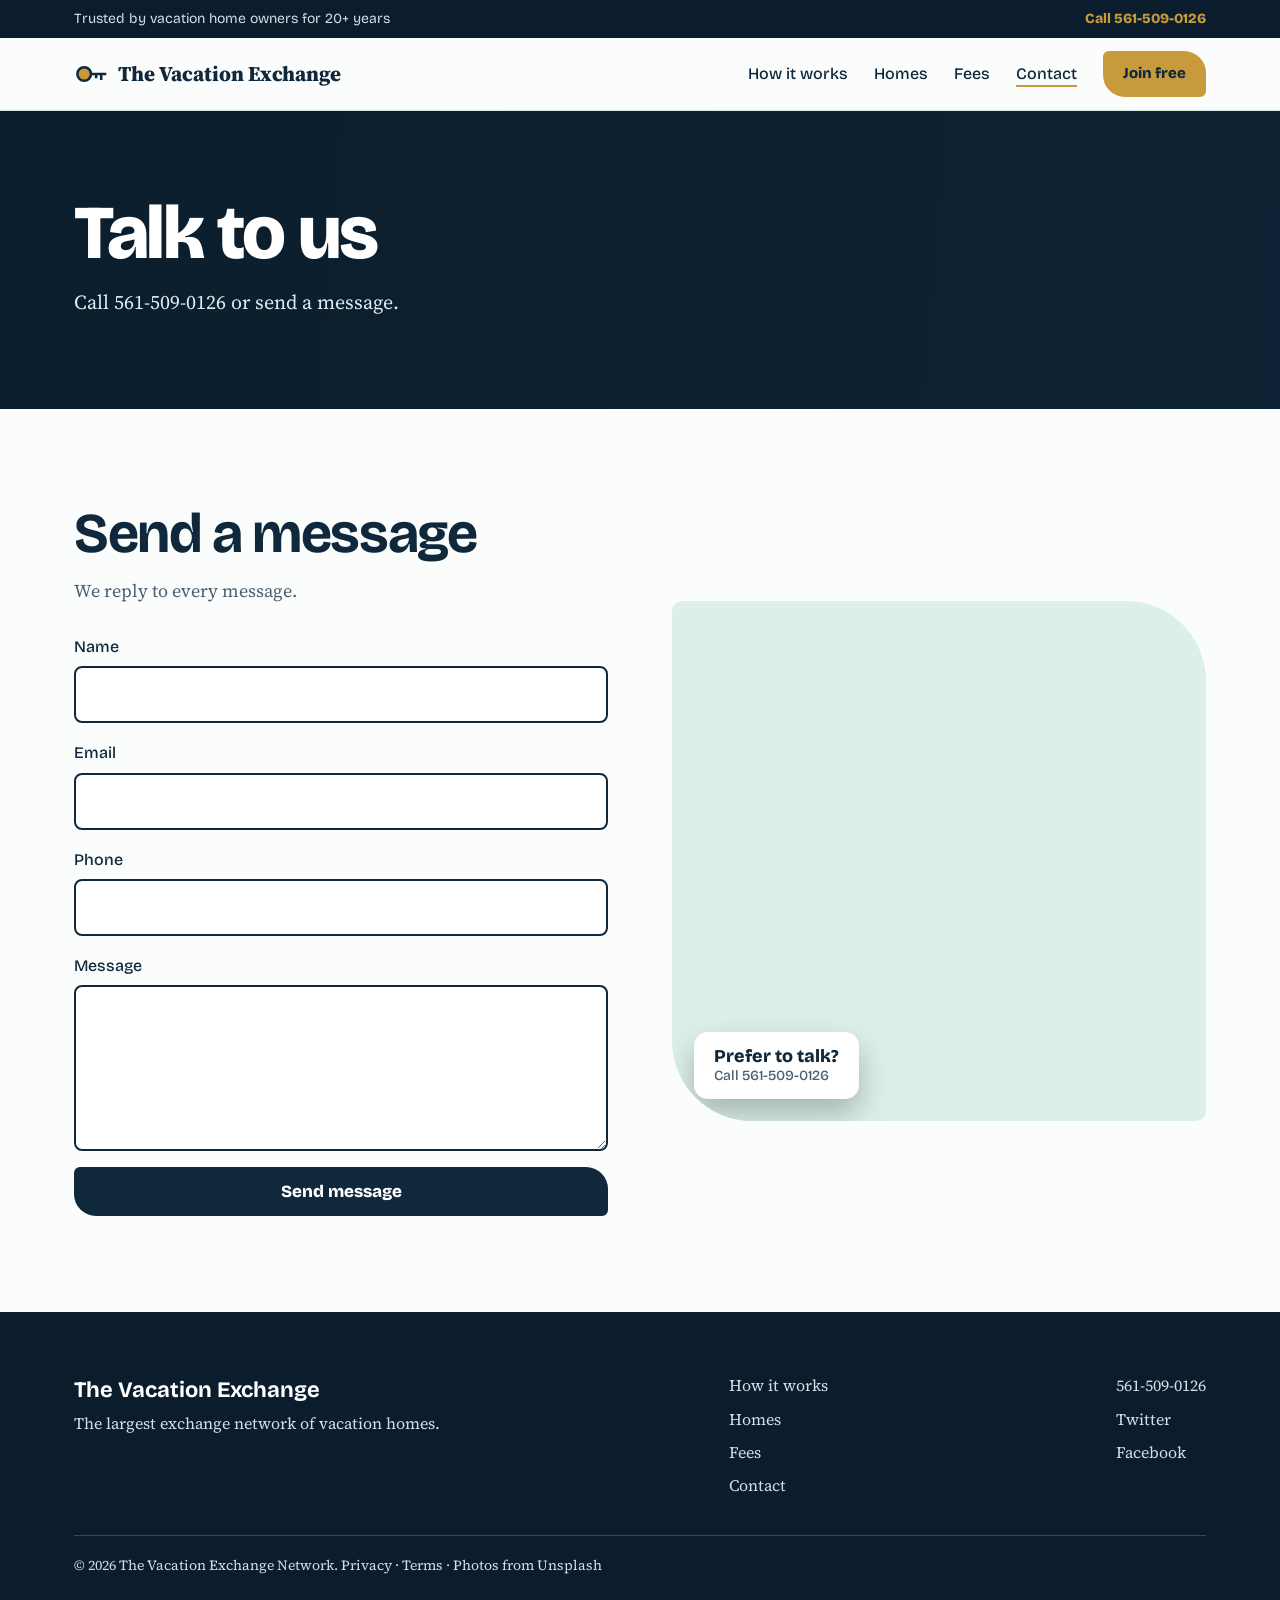
<file: design_4/contact.html>
<!DOCTYPE html>
<html lang="en"><head><meta charset="UTF-8"><meta name="viewport" content="width=device-width,initial-scale=1">
<title>Contact | The Vacation Exchange</title><meta name="description" content="Call 561-509-0126 or send a message and we will get back to you.">
<meta property="og:title" content="Contact | The Vacation Exchange"><meta property="og:description" content="Call 561-509-0126 or send a message and we will get back to you."><meta property="og:type" content="website"><meta property="og:image" content="https://images.unsplash.com/photo-1610045333204-2684ad1c73b6?auto=format&fit=crop&w=1200&h=630&q=75"><meta name="theme-color" content="#10283c">
<link rel="icon" href="assets/favicon.svg" type="image/svg+xml">
<link rel="preconnect" href="https://fonts.googleapis.com"><link rel="preconnect" href="https://images.unsplash.com" crossorigin>
<link href="https://fonts.googleapis.com/css2?family=Bricolage+Grotesque:opsz,wght@12..96,500;12..96,800&family=Source+Serif+4:opsz,wght@8..60,400;8..60,600&display=swap" rel="stylesheet">
<link rel="stylesheet" href="assets/style.css"><script type="application/ld+json">{"@context":"https://schema.org","@type":"Organization","name":"The Vacation Exchange","telephone":"+1-561-509-0126","url":"https://www.thevacationexchange.com/"}</script></head><body>
<a class="skip" href="#main">Skip to content</a>
<div class="bar"><div class="w"><span>Trusted by vacation home owners for 20+ years</span><a href="tel:5615090126">Call 561-509-0126</a></div></div>
<div class="top"><div class="w"><header><a class="brand" href="index.html" aria-label="The Vacation Exchange home"><svg viewBox="0 0 40 40" fill="none" stroke="#10283c" stroke-width="3"><circle cx="12" cy="20" r="8" fill="#c79a3b"/><path d="M20 20h18M32 20v7M26 20v5"/></svg>The Vacation Exchange</a>
<nav aria-label="Main"><a href="how-it-works.html">How it works</a><a href="properties.html">Homes</a><a href="fees.html">Fees</a><a href="contact.html" aria-current="page">Contact</a><a href="join.html" class="btn br">Join free</a></nav></header></div></div>
<main id="main">
<div class="ph1"><img class="bg" src="https://images.unsplash.com/photo-1755896487610-fa08670ef541?auto=format&fit=crop&w=1600&q=75" alt="City skyline with apartment buildings" onerror="this.remove()"><div class="w"><h1>Talk to us</h1><p>Call 561-509-0126 or send a message.</p></div></div><section class=""><div class="w"><div class="split"><div><h2>Send a message</h2><p class="lead">We reply to every message.</p><form class="f" id="lead" method="post" action="https://formspree.io/f/YOUR_FORM_ID"><label>Name<input name="name" type="text" autocomplete="name" required></label><label>Email<input name="email" type="email" autocomplete="email" required></label><label>Phone<input name="phone" type="tel" autocomplete="phone"></label><label>Message<textarea name="message" rows="5"></textarea></label><input class="hp" name="_gotcha" tabindex="-1" autocomplete="off" aria-hidden="true"><button class="btn" type="submit">Send message</button><div class="msg" role="status" id="msg"></div></form></div><div class="photo"><img src="https://images.unsplash.com/photo-1678902177251-7ec8fea483a3?auto=format&fit=crop&w=1000&q=75" alt="Tuscan countryside villa in Italy" loading="lazy" onerror="this.remove()"><div class="badge">Prefer to talk?<small>Call 561-509-0126</small></div></div></div></div></section>
</main>
<footer><div class="w"><div><b class="ui" style="color:#fff;font-size:22px">The Vacation Exchange</b><br>The largest exchange network of vacation homes.</div>
<div><a href="how-it-works.html">How it works</a><a href="properties.html">Homes</a><a href="fees.html">Fees</a><a href="contact.html">Contact</a></div>
<div><a href="tel:5615090126">561-509-0126</a><a href="https://twitter.com/HomeExchanges" rel="noopener">Twitter</a><a href="https://www.facebook.com/thevacationexchange/" rel="noopener">Facebook</a></div>
<div class="c">&copy; <span id="y"></span> The Vacation Exchange Network. <a href="privacy.html">Privacy</a> &middot; <a href="terms.html">Terms</a> &middot; Photos from <a href="https://unsplash.com" rel="noopener">Unsplash</a></div></div></footer>
<script src="assets/main.js"></script></body></html>
</file>
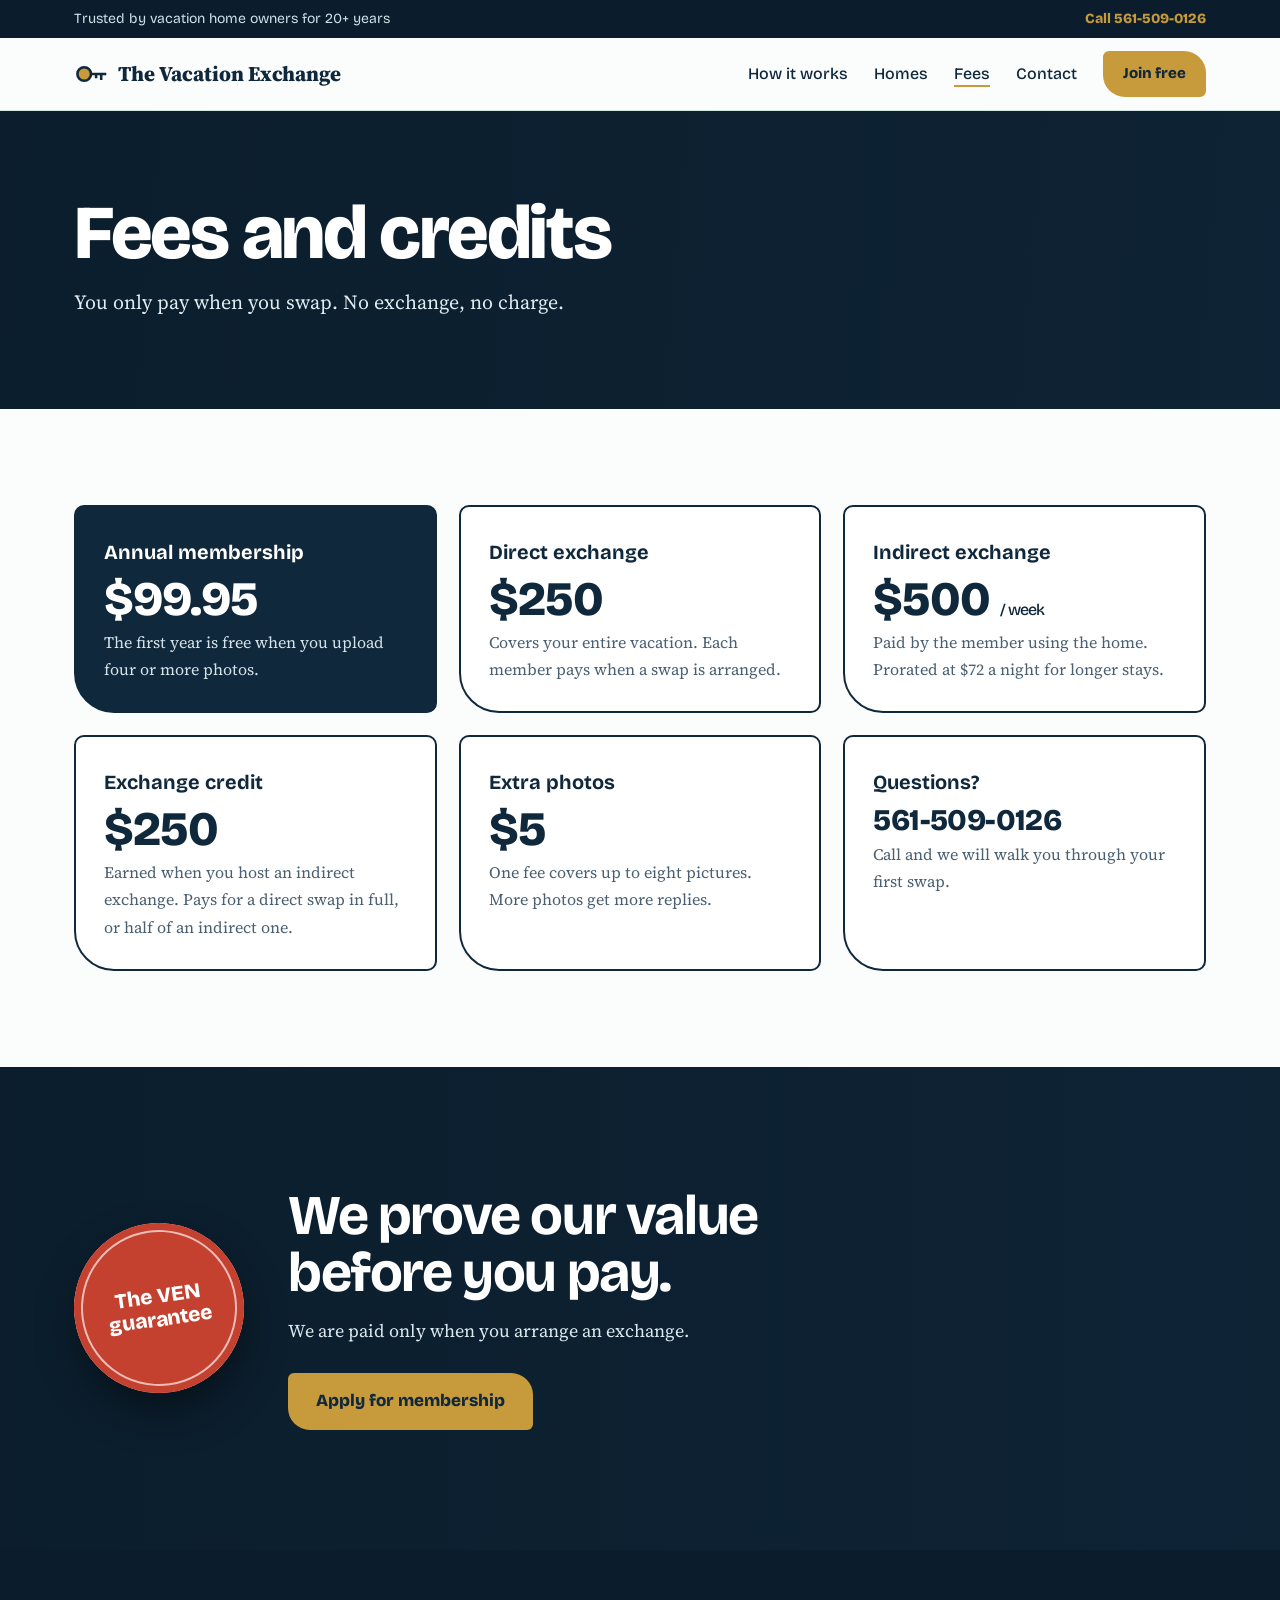
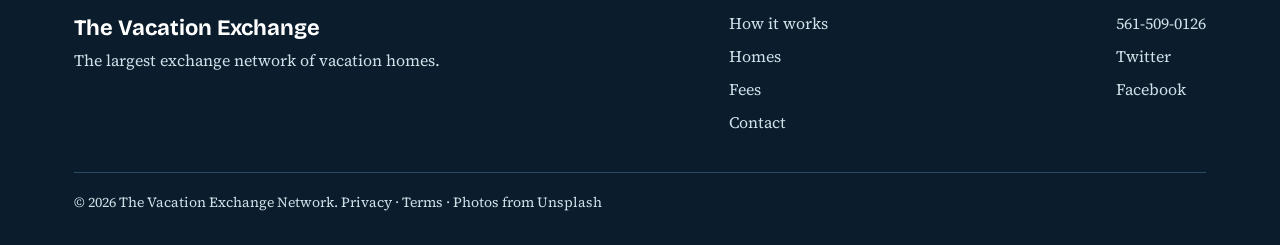
<file: design_4/fees.html>
<!DOCTYPE html>
<html lang="en"><head><meta charset="UTF-8"><meta name="viewport" content="width=device-width,initial-scale=1">
<title>Fees and exchange credits | The Vacation Exchange</title><meta name="description" content="Membership is risk free. You only pay when you arrange a home exchange.">
<meta property="og:title" content="Fees and exchange credits | The Vacation Exchange"><meta property="og:description" content="Membership is risk free. You only pay when you arrange a home exchange."><meta property="og:type" content="website"><meta property="og:image" content="https://images.unsplash.com/photo-1610045333204-2684ad1c73b6?auto=format&fit=crop&w=1200&h=630&q=75"><meta name="theme-color" content="#10283c">
<link rel="icon" href="assets/favicon.svg" type="image/svg+xml">
<link rel="preconnect" href="https://fonts.googleapis.com"><link rel="preconnect" href="https://images.unsplash.com" crossorigin>
<link href="https://fonts.googleapis.com/css2?family=Bricolage+Grotesque:opsz,wght@12..96,500;12..96,800&family=Source+Serif+4:opsz,wght@8..60,400;8..60,600&display=swap" rel="stylesheet">
<link rel="stylesheet" href="assets/style.css"><script type="application/ld+json">{"@context":"https://schema.org","@type":"Organization","name":"The Vacation Exchange","telephone":"+1-561-509-0126","url":"https://www.thevacationexchange.com/"}</script></head><body>
<a class="skip" href="#main">Skip to content</a>
<div class="bar"><div class="w"><span>Trusted by vacation home owners for 20+ years</span><a href="tel:5615090126">Call 561-509-0126</a></div></div>
<div class="top"><div class="w"><header><a class="brand" href="index.html" aria-label="The Vacation Exchange home"><svg viewBox="0 0 40 40" fill="none" stroke="#10283c" stroke-width="3"><circle cx="12" cy="20" r="8" fill="#c79a3b"/><path d="M20 20h18M32 20v7M26 20v5"/></svg>The Vacation Exchange</a>
<nav aria-label="Main"><a href="how-it-works.html">How it works</a><a href="properties.html">Homes</a><a href="fees.html" aria-current="page">Fees</a><a href="contact.html">Contact</a><a href="join.html" class="btn br">Join free</a></nav></header></div></div>
<main id="main">
<div class="ph1"><img class="bg" src="https://images.unsplash.com/photo-1778159396492-b9a89e6d99f2?auto=format&fit=crop&w=1600&q=75" alt="White modern house with a palm tree" onerror="this.remove()"><div class="w"><h1>Fees and credits</h1><p>You only pay when you swap. No exchange, no charge.</p></div></div><section class=""><div class="w"><div class="tags" style="margin-top:0"><div class="fee top"><h3>Annual membership</h3><b class="n">$99.95</b><p>The first year is free when you upload four or more photos.</p></div><div class="fee"><h3>Direct exchange</h3><b class="n">$250</b><p>Covers your entire vacation. Each member pays when a swap is arranged.</p></div><div class="fee"><h3>Indirect exchange</h3><b class="n">$500 <small>/ week</small></b><p>Paid by the member using the home. Prorated at $72 a night for longer stays.</p></div><div class="fee"><h3>Exchange credit</h3><b class="n">$250</b><p>Earned when you host an indirect exchange. Pays for a direct swap in full, or half of an indirect one.</p></div><div class="fee"><h3>Extra photos</h3><b class="n">$5</b><p>One fee covers up to eight pictures. More photos get more replies.</p></div><div class="fee"><h3>Questions?</h3><b class="n" style="font-size:30px">561-509-0126</b><p>Call and we will walk you through your first swap.</p></div></div></div></section><section class="cta" style="padding:120px 0"><img class="bg" src="https://images.unsplash.com/photo-1759281944533-a9eea164ffe3?auto=format&fit=crop&w=1800&q=75" alt="Log cabin in deep snow" loading="lazy" onerror="this.remove()"><div class="w"><div class="seal">The VEN<br>guarantee</div><div><h2>We prove our value before you pay.</h2><p class="lead">We are paid only when you arrange an exchange.</p><a href="join.html" class="btn br">Apply for membership</a></div></div></section>
</main>
<footer><div class="w"><div><b class="ui" style="color:#fff;font-size:22px">The Vacation Exchange</b><br>The largest exchange network of vacation homes.</div>
<div><a href="how-it-works.html">How it works</a><a href="properties.html">Homes</a><a href="fees.html">Fees</a><a href="contact.html">Contact</a></div>
<div><a href="tel:5615090126">561-509-0126</a><a href="https://twitter.com/HomeExchanges" rel="noopener">Twitter</a><a href="https://www.facebook.com/thevacationexchange/" rel="noopener">Facebook</a></div>
<div class="c">&copy; <span id="y"></span> The Vacation Exchange Network. <a href="privacy.html">Privacy</a> &middot; <a href="terms.html">Terms</a> &middot; Photos from <a href="https://unsplash.com" rel="noopener">Unsplash</a></div></div></footer>
<script src="assets/main.js"></script></body></html>
</file>
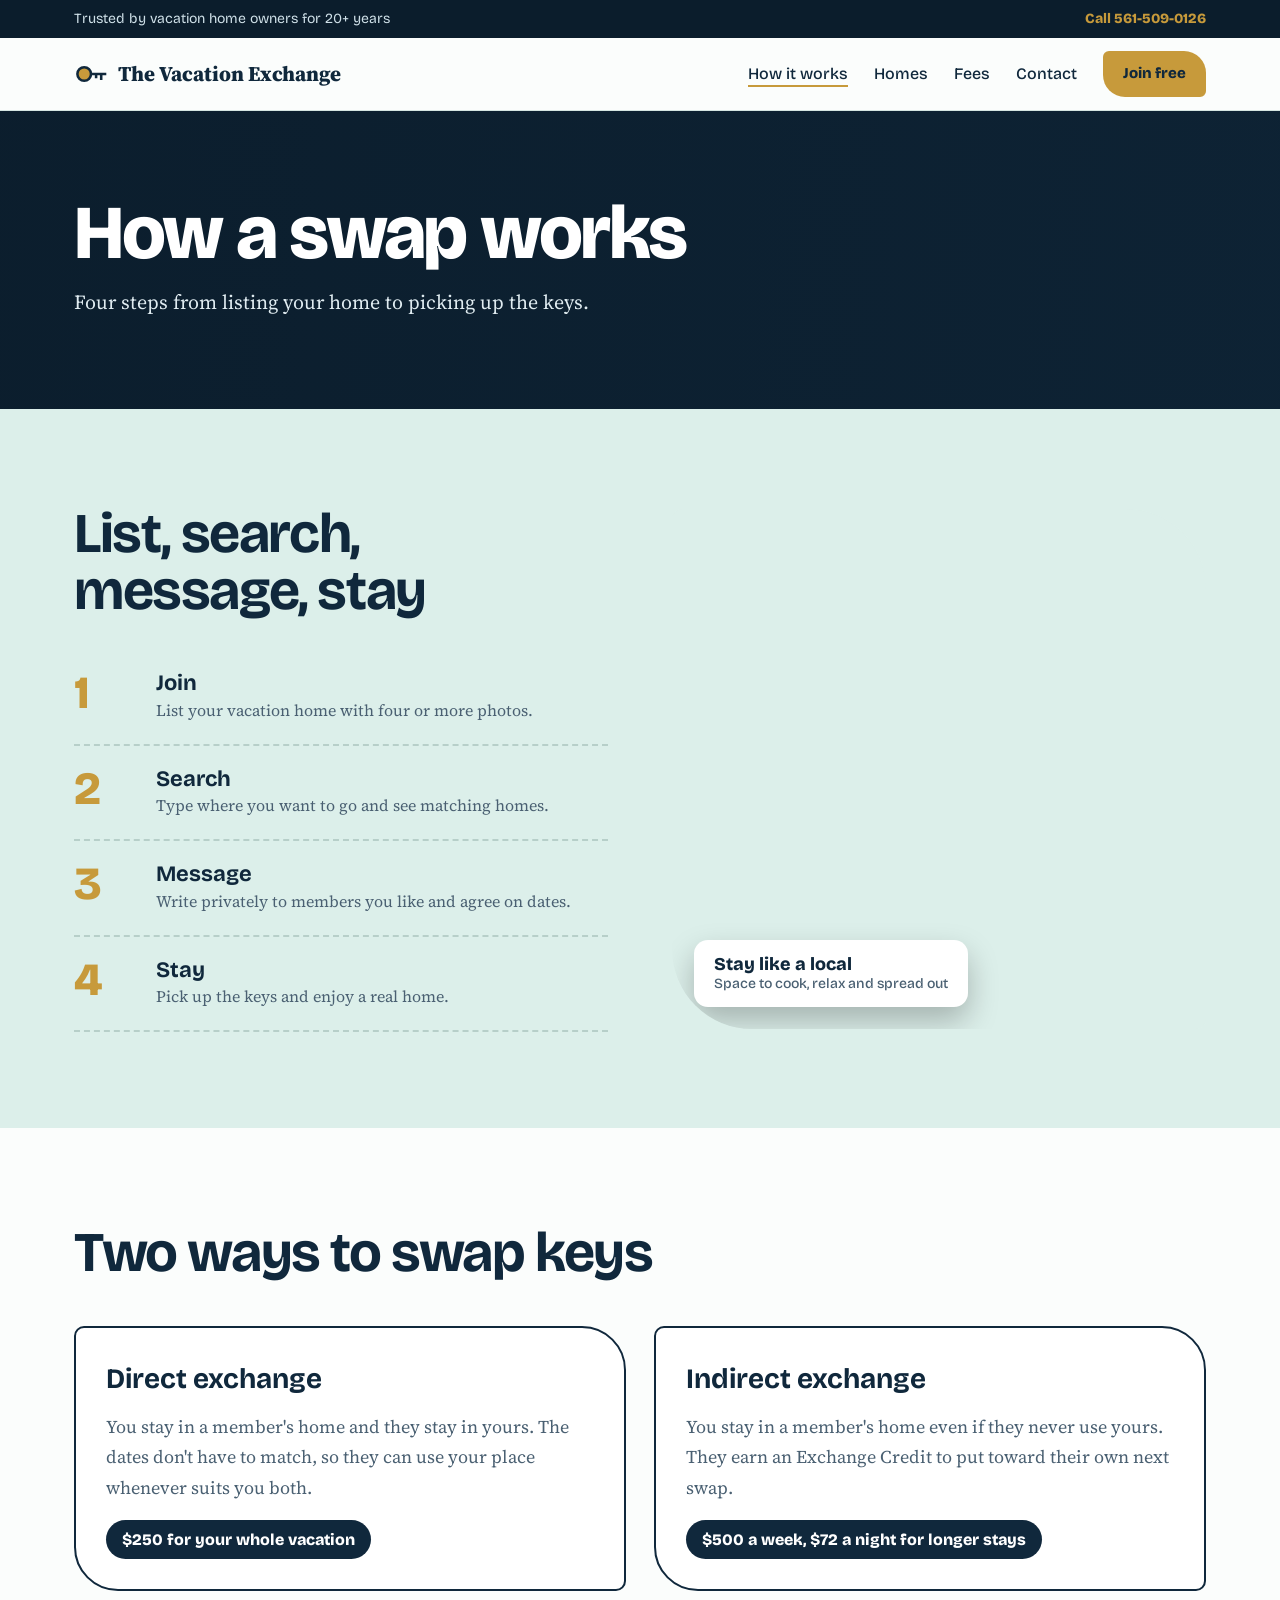
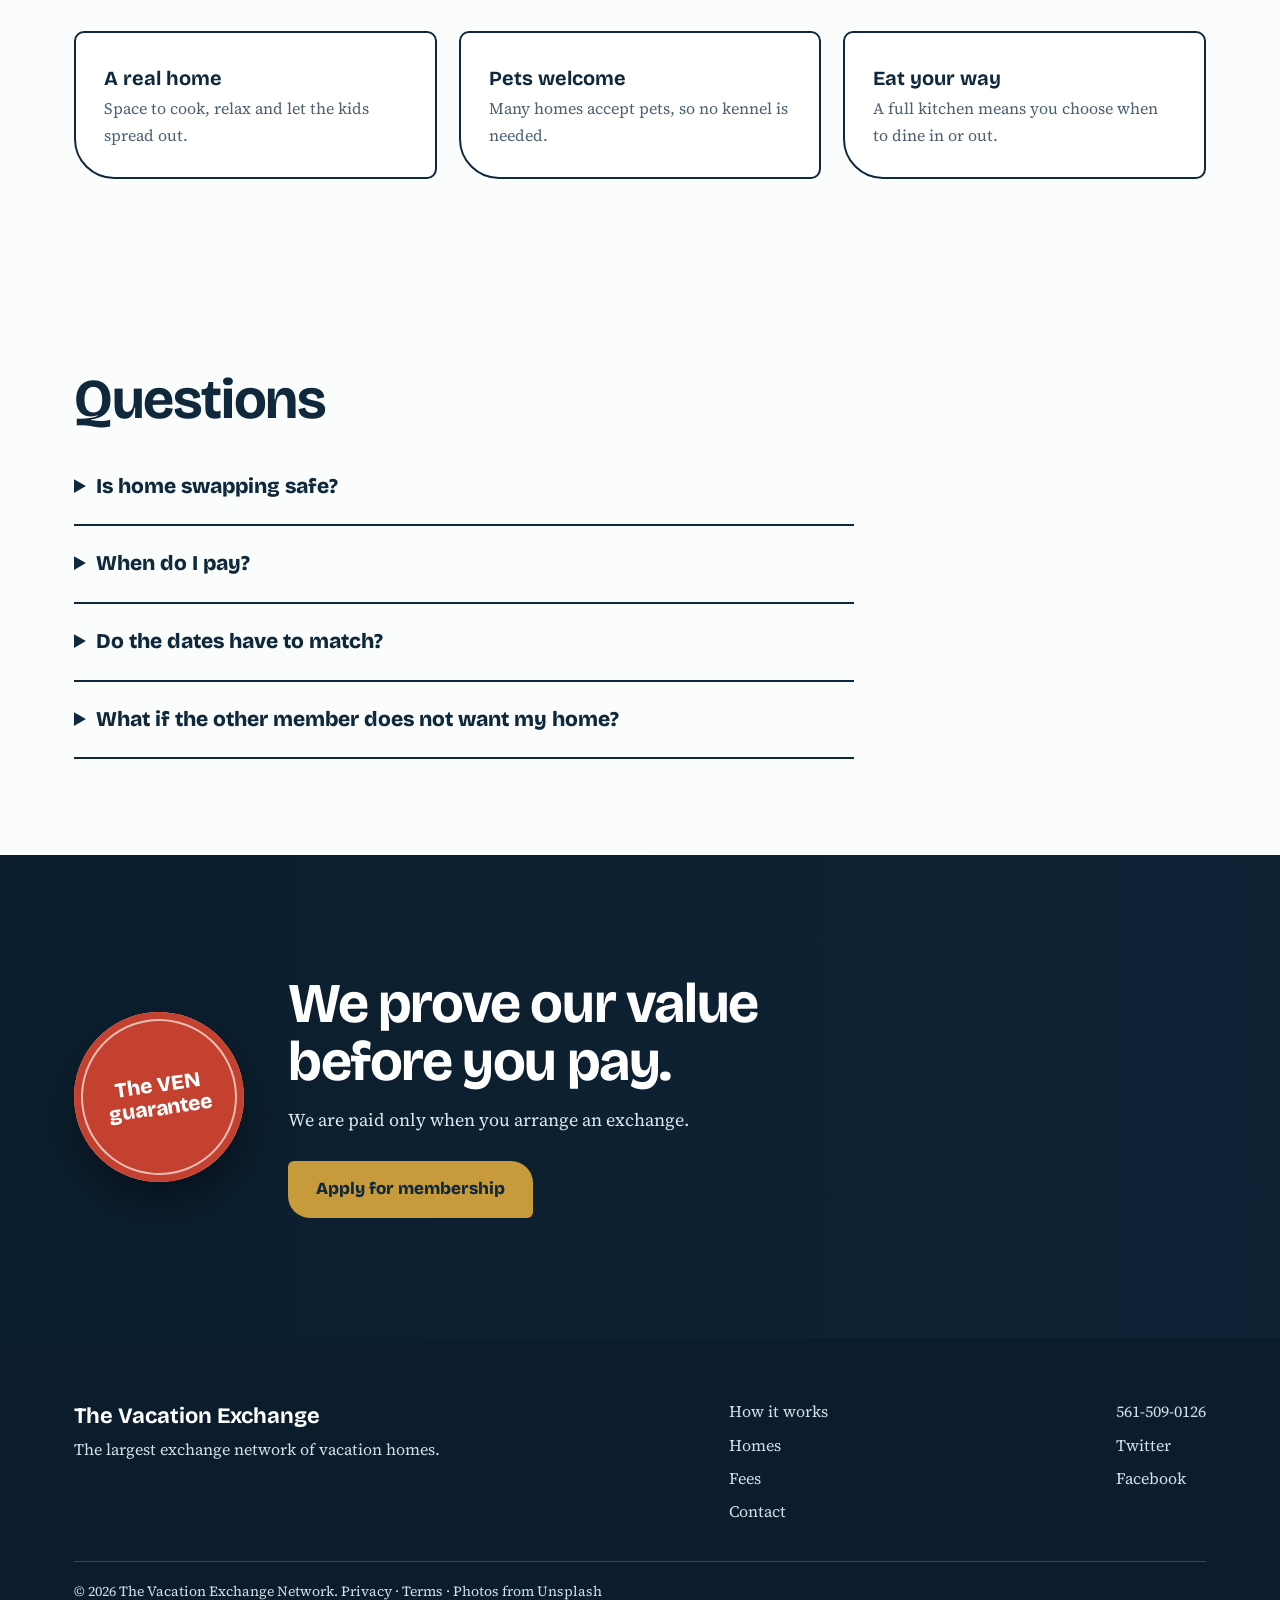
<file: design_4/how-it-works.html>
<!DOCTYPE html>
<html lang="en"><head><meta charset="UTF-8"><meta name="viewport" content="width=device-width,initial-scale=1">
<title>How home swapping works | The Vacation Exchange</title><meta name="description" content="Join, search, message and stay. Learn how direct and indirect vacation home exchanges work.">
<meta property="og:title" content="How home swapping works | The Vacation Exchange"><meta property="og:description" content="Join, search, message and stay. Learn how direct and indirect vacation home exchanges work."><meta property="og:type" content="website"><meta property="og:image" content="https://images.unsplash.com/photo-1610045333204-2684ad1c73b6?auto=format&fit=crop&w=1200&h=630&q=75"><meta name="theme-color" content="#10283c">
<link rel="icon" href="assets/favicon.svg" type="image/svg+xml">
<link rel="preconnect" href="https://fonts.googleapis.com"><link rel="preconnect" href="https://images.unsplash.com" crossorigin>
<link href="https://fonts.googleapis.com/css2?family=Bricolage+Grotesque:opsz,wght@12..96,500;12..96,800&family=Source+Serif+4:opsz,wght@8..60,400;8..60,600&display=swap" rel="stylesheet">
<link rel="stylesheet" href="assets/style.css"><script type="application/ld+json">{"@context":"https://schema.org","@type":"Organization","name":"The Vacation Exchange","telephone":"+1-561-509-0126","url":"https://www.thevacationexchange.com/"}</script></head><body>
<a class="skip" href="#main">Skip to content</a>
<div class="bar"><div class="w"><span>Trusted by vacation home owners for 20+ years</span><a href="tel:5615090126">Call 561-509-0126</a></div></div>
<div class="top"><div class="w"><header><a class="brand" href="index.html" aria-label="The Vacation Exchange home"><svg viewBox="0 0 40 40" fill="none" stroke="#10283c" stroke-width="3"><circle cx="12" cy="20" r="8" fill="#c79a3b"/><path d="M20 20h18M32 20v7M26 20v5"/></svg>The Vacation Exchange</a>
<nav aria-label="Main"><a href="how-it-works.html" aria-current="page">How it works</a><a href="properties.html">Homes</a><a href="fees.html">Fees</a><a href="contact.html">Contact</a><a href="join.html" class="btn br">Join free</a></nav></header></div></div>
<main id="main">
<div class="ph1"><img class="bg" src="https://images.unsplash.com/photo-1666942590959-bb49a90d3dcd?auto=format&fit=crop&w=1600&q=75" alt="Cabin on a lake" onerror="this.remove()"><div class="w"><h1>How a swap works</h1><p>Four steps from listing your home to picking up the keys.</p></div></div><section class="glass"><div class="w split"><div><h2>List, search, message, stay</h2><ol class="steps"><li><div><h3>Join</h3><p>List your vacation home with four or more photos.</p></div></li><li><div><h3>Search</h3><p>Type where you want to go and see matching homes.</p></div></li><li><div><h3>Message</h3><p>Write privately to members you like and agree on dates.</p></div></li><li><div><h3>Stay</h3><p>Pick up the keys and enjoy a real home.</p></div></li></ol></div><div class="photo"><img src="https://images.unsplash.com/photo-1678902177251-7ec8fea483a3?auto=format&fit=crop&w=1000&q=75" alt="Tuscan countryside villa in Italy" loading="lazy" onerror="this.remove()"><div class="badge">Stay like a local<small>Space to cook, relax and spread out</small></div></div></div></section><section class=""><div class="w"><h2>Two ways to swap keys</h2><div class="ways"><div class="way"><img src="https://images.unsplash.com/photo-1666942590959-bb49a90d3dcd?auto=format&fit=crop&w=900&q=75&h=480" alt="Cabin on a lake" loading="lazy" onerror="this.remove()"><div class="in"><h3>Direct exchange</h3><p>You stay in a member's home and they stay in yours. The dates don't have to match, so they can use your place whenever suits you both.</p><span class="pr">$250 for your whole vacation</span></div></div><div class="way"><img src="https://images.unsplash.com/photo-1759281944533-a9eea164ffe3?auto=format&fit=crop&w=900&q=75&h=480" alt="Log cabin in deep snow" loading="lazy" onerror="this.remove()"><div class="in"><h3>Indirect exchange</h3><p>You stay in a member's home even if they never use yours. They earn an Exchange Credit to put toward their own next swap.</p><span class="pr">$500 a week, $72 a night for longer stays</span></div></div></div><div class="benefits"><div class="fee"><h3>A real home</h3><p>Space to cook, relax and let the kids spread out.</p></div><div class="fee"><h3>Pets welcome</h3><p>Many homes accept pets, so no kennel is needed.</p></div><div class="fee"><h3>Eat your way</h3><p>A full kitchen means you choose when to dine in or out.</p></div></div></div></section><section class=""><div class="w"><h2>Questions</h2><div style="max-width:780px;margin-top:20px"><details><summary>Is home swapping safe?</summary><p>You message members privately and agree on every detail before any exchange is confirmed.</p></details><details><summary>When do I pay?</summary><p>Only when you arrange an exchange.</p></details><details><summary>Do the dates have to match?</summary><p>No. Direct exchange dates do not need to be simultaneous.</p></details><details><summary>What if the other member does not want my home?</summary><p>Choose an indirect exchange. They earn an Exchange Credit instead.</p></details></div></div></section><section class="cta" style="padding:120px 0"><img class="bg" src="https://images.unsplash.com/photo-1759281944533-a9eea164ffe3?auto=format&fit=crop&w=1800&q=75" alt="Log cabin in deep snow" loading="lazy" onerror="this.remove()"><div class="w"><div class="seal">The VEN<br>guarantee</div><div><h2>We prove our value before you pay.</h2><p class="lead">We are paid only when you arrange an exchange.</p><a href="join.html" class="btn br">Apply for membership</a></div></div></section>
</main>
<footer><div class="w"><div><b class="ui" style="color:#fff;font-size:22px">The Vacation Exchange</b><br>The largest exchange network of vacation homes.</div>
<div><a href="how-it-works.html">How it works</a><a href="properties.html">Homes</a><a href="fees.html">Fees</a><a href="contact.html">Contact</a></div>
<div><a href="tel:5615090126">561-509-0126</a><a href="https://twitter.com/HomeExchanges" rel="noopener">Twitter</a><a href="https://www.facebook.com/thevacationexchange/" rel="noopener">Facebook</a></div>
<div class="c">&copy; <span id="y"></span> The Vacation Exchange Network. <a href="privacy.html">Privacy</a> &middot; <a href="terms.html">Terms</a> &middot; Photos from <a href="https://unsplash.com" rel="noopener">Unsplash</a></div></div></footer>
<script src="assets/main.js"></script></body></html>
</file>
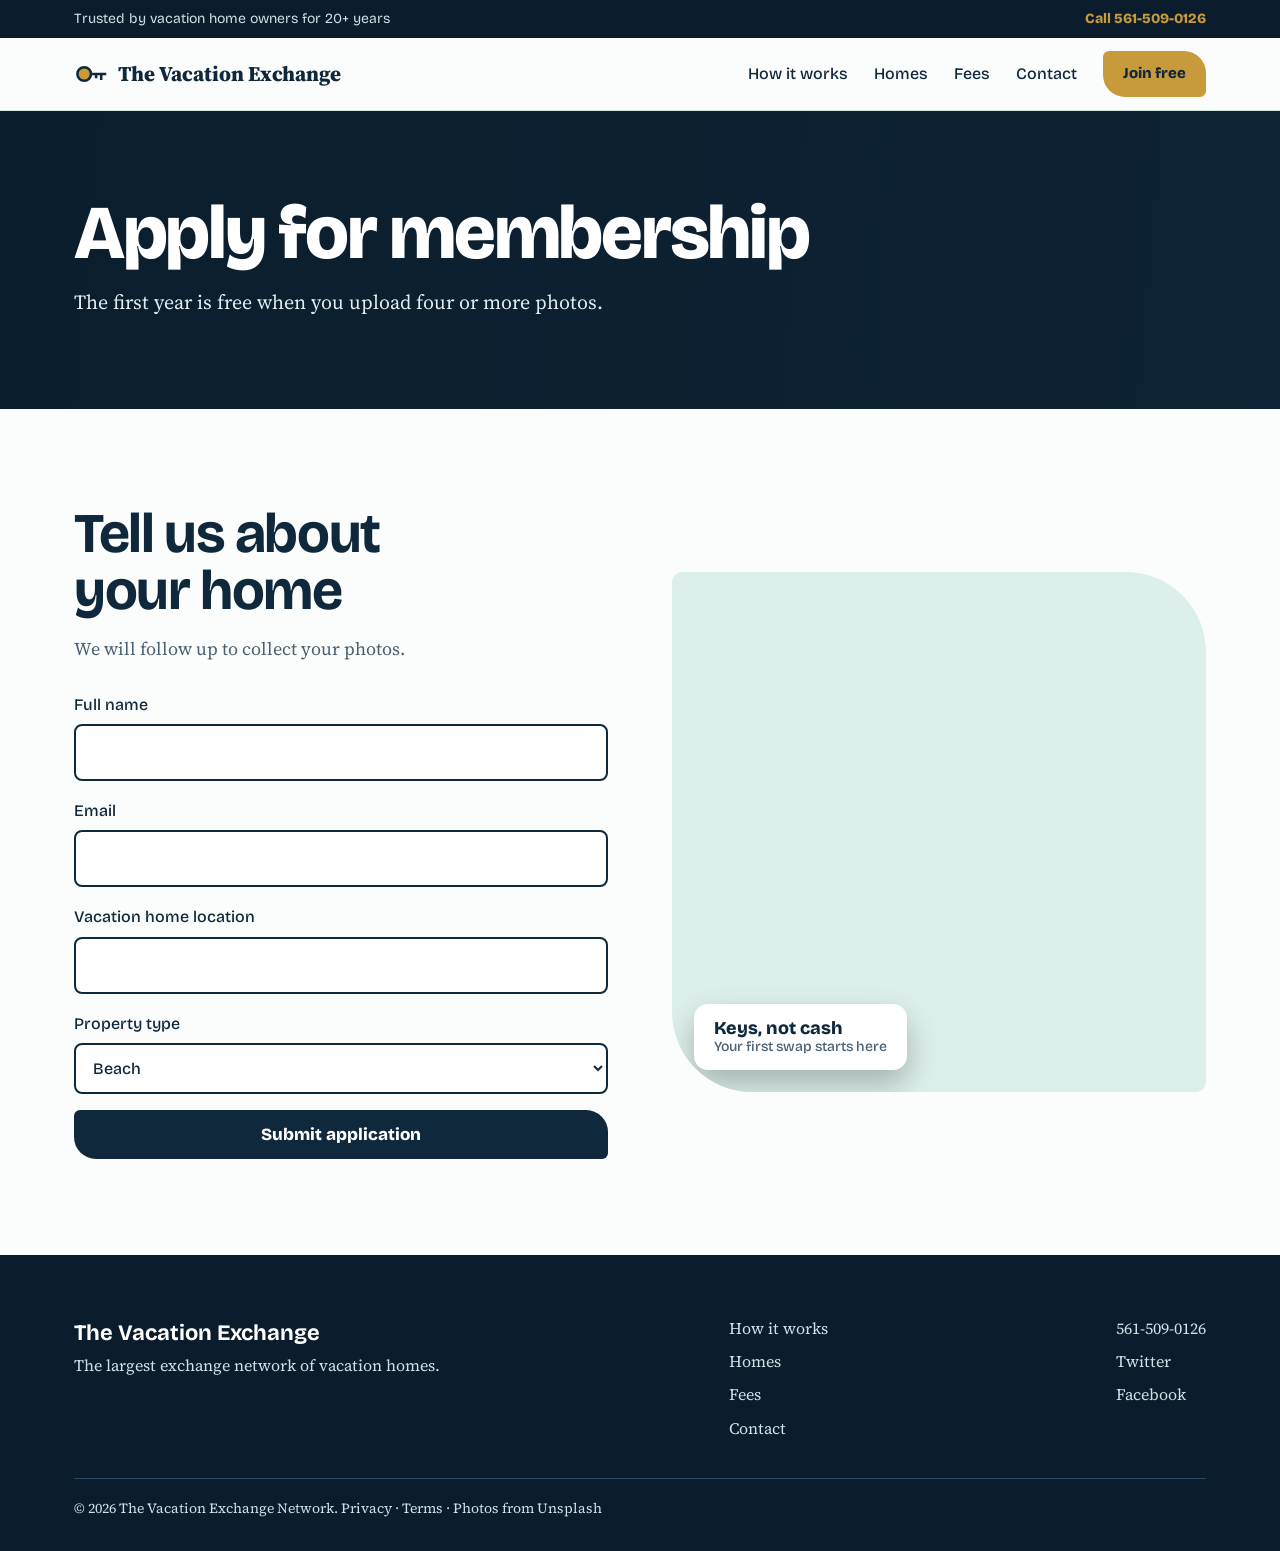
<file: design_4/join.html>
<!DOCTYPE html>
<html lang="en"><head><meta charset="UTF-8"><meta name="viewport" content="width=device-width,initial-scale=1">
<title>Apply for membership | The Vacation Exchange</title><meta name="description" content="List your vacation home. The first year is free with four or more photos.">
<meta property="og:title" content="Apply for membership | The Vacation Exchange"><meta property="og:description" content="List your vacation home. The first year is free with four or more photos."><meta property="og:type" content="website"><meta property="og:image" content="https://images.unsplash.com/photo-1610045333204-2684ad1c73b6?auto=format&fit=crop&w=1200&h=630&q=75"><meta name="theme-color" content="#10283c">
<link rel="icon" href="assets/favicon.svg" type="image/svg+xml">
<link rel="preconnect" href="https://fonts.googleapis.com"><link rel="preconnect" href="https://images.unsplash.com" crossorigin>
<link href="https://fonts.googleapis.com/css2?family=Bricolage+Grotesque:opsz,wght@12..96,500;12..96,800&family=Source+Serif+4:opsz,wght@8..60,400;8..60,600&display=swap" rel="stylesheet">
<link rel="stylesheet" href="assets/style.css"><script type="application/ld+json">{"@context":"https://schema.org","@type":"Organization","name":"The Vacation Exchange","telephone":"+1-561-509-0126","url":"https://www.thevacationexchange.com/"}</script></head><body>
<a class="skip" href="#main">Skip to content</a>
<div class="bar"><div class="w"><span>Trusted by vacation home owners for 20+ years</span><a href="tel:5615090126">Call 561-509-0126</a></div></div>
<div class="top"><div class="w"><header><a class="brand" href="index.html" aria-label="The Vacation Exchange home"><svg viewBox="0 0 40 40" fill="none" stroke="#10283c" stroke-width="3"><circle cx="12" cy="20" r="8" fill="#c79a3b"/><path d="M20 20h18M32 20v7M26 20v5"/></svg>The Vacation Exchange</a>
<nav aria-label="Main"><a href="how-it-works.html">How it works</a><a href="properties.html">Homes</a><a href="fees.html">Fees</a><a href="contact.html">Contact</a><a href="join.html" class="btn br">Join free</a></nav></header></div></div>
<main id="main">
<div class="ph1"><img class="bg" src="https://images.unsplash.com/photo-1759281944533-a9eea164ffe3?auto=format&fit=crop&w=1600&q=75" alt="Log cabin in deep snow" onerror="this.remove()"><div class="w"><h1>Apply for membership</h1><p>The first year is free when you upload four or more photos.</p></div></div><section class=""><div class="w"><div class="split"><div><h2>Tell us about your home</h2><p class="lead">We will follow up to collect your photos.</p><form class="f" id="lead" method="post" action="https://formspree.io/f/YOUR_FORM_ID"><label>Full name<input name="name" type="text" autocomplete="name" required></label><label>Email<input name="email" type="email" autocomplete="email" required></label><label>Vacation home location<input name="location" type="text" autocomplete="off" required></label><label>Property type<select name="type"><option>Beach</option><option>Desert</option><option>International</option><option>Lake &amp; River</option><option>Mountain / Ski</option><option>Urban</option></select></label><input class="hp" name="_gotcha" tabindex="-1" autocomplete="off" aria-hidden="true"><button class="btn" type="submit">Submit application</button><div class="msg" role="status" id="msg"></div></form></div><div class="photo"><img src="https://images.unsplash.com/photo-1610045333204-2684ad1c73b6?auto=format&fit=crop&w=1000&q=75" alt="Coastal vacation house by the water" loading="lazy" onerror="this.remove()"><div class="badge">Keys, not cash<small>Your first swap starts here</small></div></div></div></div></section>
</main>
<footer><div class="w"><div><b class="ui" style="color:#fff;font-size:22px">The Vacation Exchange</b><br>The largest exchange network of vacation homes.</div>
<div><a href="how-it-works.html">How it works</a><a href="properties.html">Homes</a><a href="fees.html">Fees</a><a href="contact.html">Contact</a></div>
<div><a href="tel:5615090126">561-509-0126</a><a href="https://twitter.com/HomeExchanges" rel="noopener">Twitter</a><a href="https://www.facebook.com/thevacationexchange/" rel="noopener">Facebook</a></div>
<div class="c">&copy; <span id="y"></span> The Vacation Exchange Network. <a href="privacy.html">Privacy</a> &middot; <a href="terms.html">Terms</a> &middot; Photos from <a href="https://unsplash.com" rel="noopener">Unsplash</a></div></div></footer>
<script src="assets/main.js"></script></body></html>
</file>
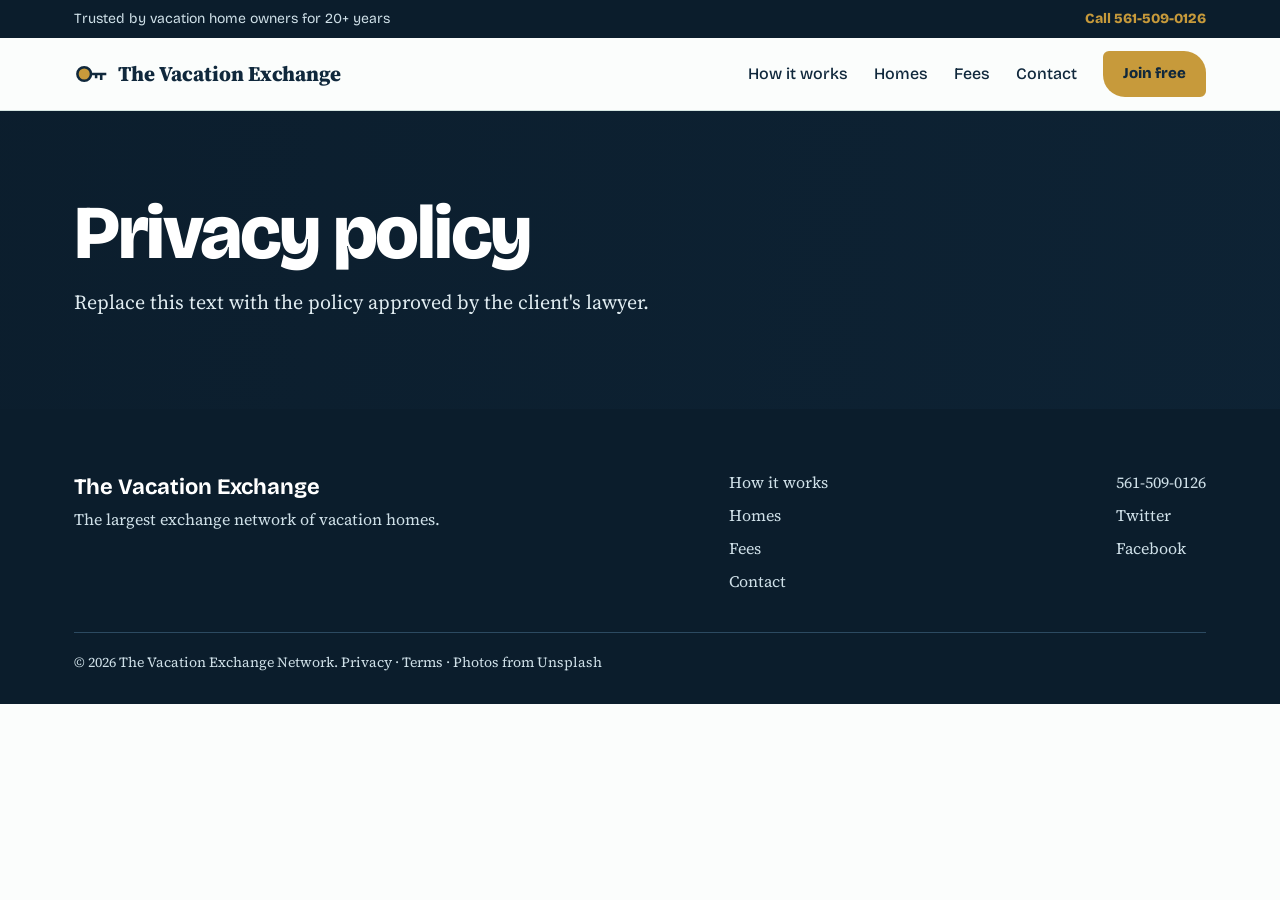
<file: design_4/privacy.html>
<!DOCTYPE html>
<html lang="en"><head><meta charset="UTF-8"><meta name="viewport" content="width=device-width,initial-scale=1">
<title>Privacy policy | The Vacation Exchange</title><meta name="description" content="Privacy policy">
<meta property="og:title" content="Privacy policy | The Vacation Exchange"><meta property="og:description" content="Privacy policy"><meta property="og:type" content="website"><meta property="og:image" content="https://images.unsplash.com/photo-1610045333204-2684ad1c73b6?auto=format&fit=crop&w=1200&h=630&q=75"><meta name="theme-color" content="#10283c">
<link rel="icon" href="assets/favicon.svg" type="image/svg+xml">
<link rel="preconnect" href="https://fonts.googleapis.com"><link rel="preconnect" href="https://images.unsplash.com" crossorigin>
<link href="https://fonts.googleapis.com/css2?family=Bricolage+Grotesque:opsz,wght@12..96,500;12..96,800&family=Source+Serif+4:opsz,wght@8..60,400;8..60,600&display=swap" rel="stylesheet">
<link rel="stylesheet" href="assets/style.css"><script type="application/ld+json">{"@context":"https://schema.org","@type":"Organization","name":"The Vacation Exchange","telephone":"+1-561-509-0126","url":"https://www.thevacationexchange.com/"}</script></head><body>
<a class="skip" href="#main">Skip to content</a>
<div class="bar"><div class="w"><span>Trusted by vacation home owners for 20+ years</span><a href="tel:5615090126">Call 561-509-0126</a></div></div>
<div class="top"><div class="w"><header><a class="brand" href="index.html" aria-label="The Vacation Exchange home"><svg viewBox="0 0 40 40" fill="none" stroke="#10283c" stroke-width="3"><circle cx="12" cy="20" r="8" fill="#c79a3b"/><path d="M20 20h18M32 20v7M26 20v5"/></svg>The Vacation Exchange</a>
<nav aria-label="Main"><a href="how-it-works.html">How it works</a><a href="properties.html">Homes</a><a href="fees.html">Fees</a><a href="contact.html">Contact</a><a href="join.html" class="btn br">Join free</a></nav></header></div></div>
<main id="main">
<div class="ph1"><img class="bg" src="https://images.unsplash.com/photo-1666942590959-bb49a90d3dcd?auto=format&fit=crop&w=1600&q=75" alt="Cabin on a lake" onerror="this.remove()"><div class="w"><h1>Privacy policy</h1><p>Replace this text with the policy approved by the client's lawyer.</p></div></div>
</main>
<footer><div class="w"><div><b class="ui" style="color:#fff;font-size:22px">The Vacation Exchange</b><br>The largest exchange network of vacation homes.</div>
<div><a href="how-it-works.html">How it works</a><a href="properties.html">Homes</a><a href="fees.html">Fees</a><a href="contact.html">Contact</a></div>
<div><a href="tel:5615090126">561-509-0126</a><a href="https://twitter.com/HomeExchanges" rel="noopener">Twitter</a><a href="https://www.facebook.com/thevacationexchange/" rel="noopener">Facebook</a></div>
<div class="c">&copy; <span id="y"></span> The Vacation Exchange Network. <a href="privacy.html">Privacy</a> &middot; <a href="terms.html">Terms</a> &middot; Photos from <a href="https://unsplash.com" rel="noopener">Unsplash</a></div></div></footer>
<script src="assets/main.js"></script></body></html>
</file>
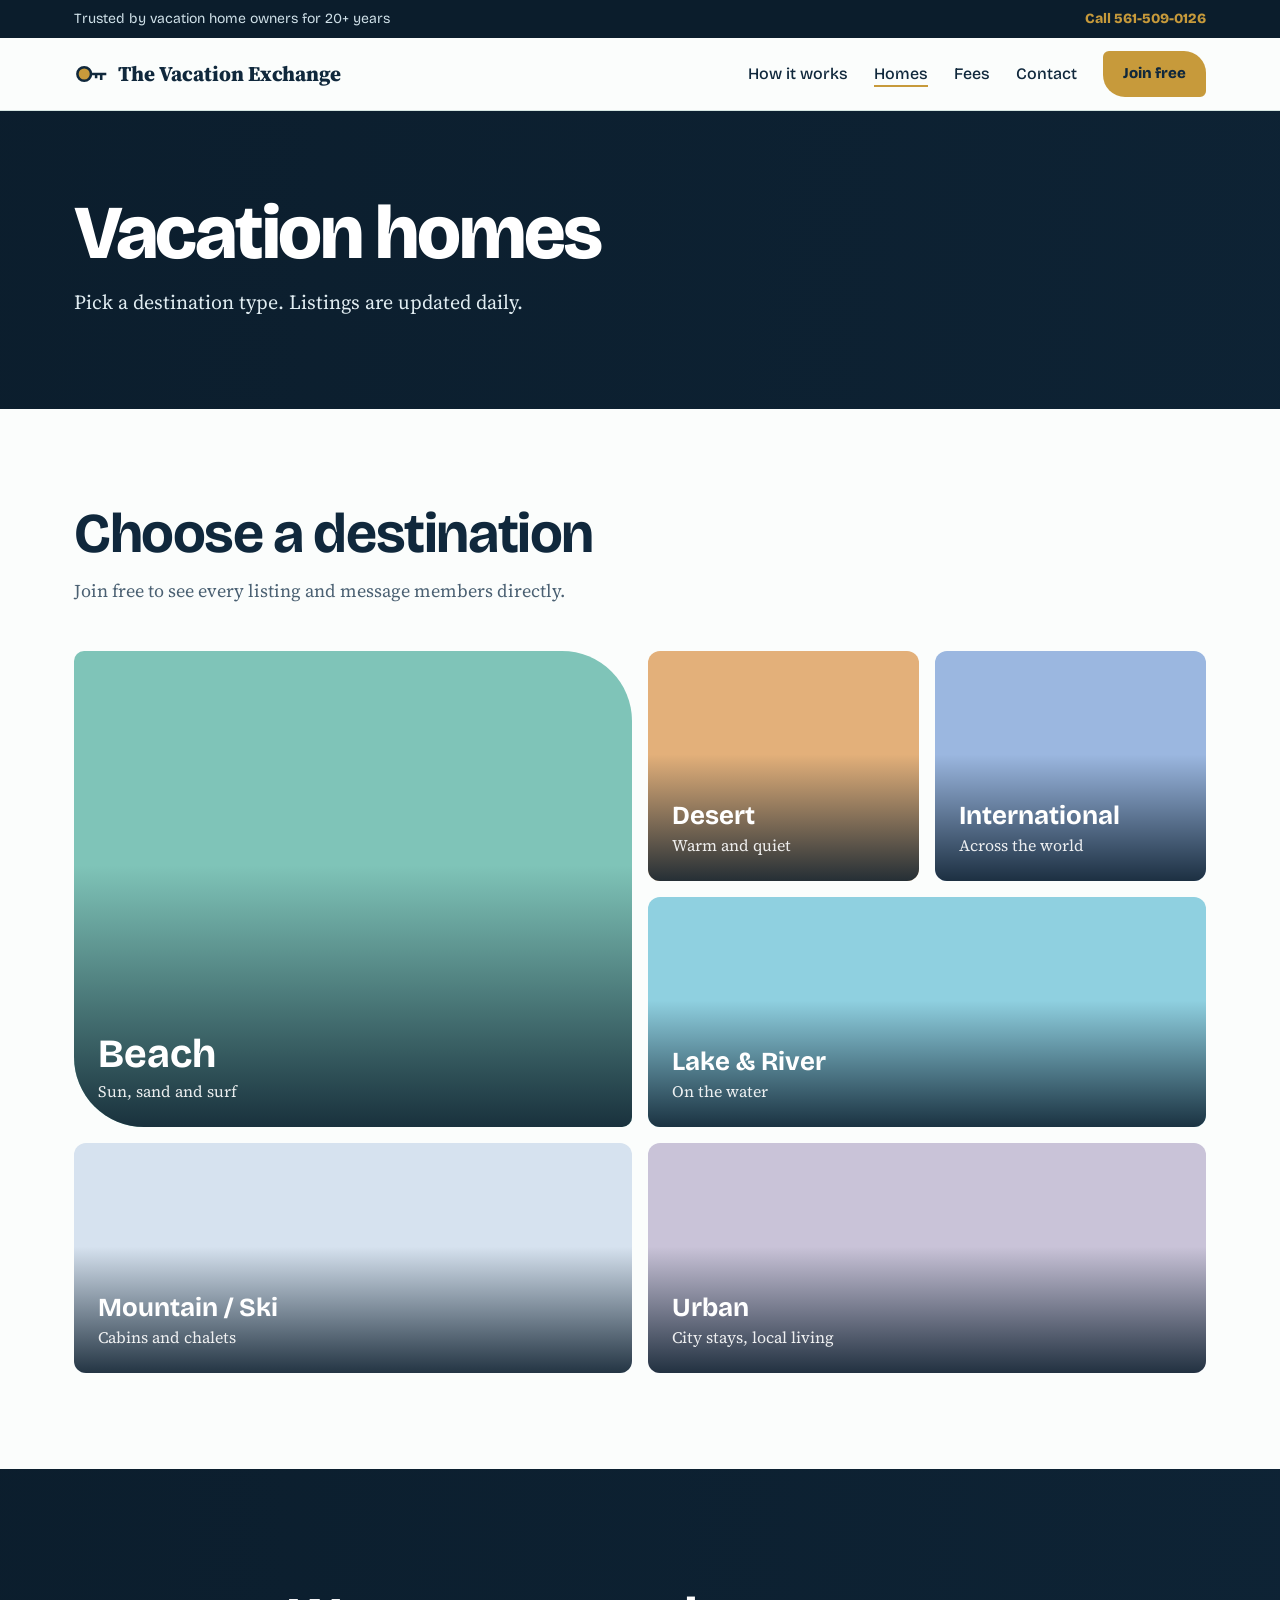
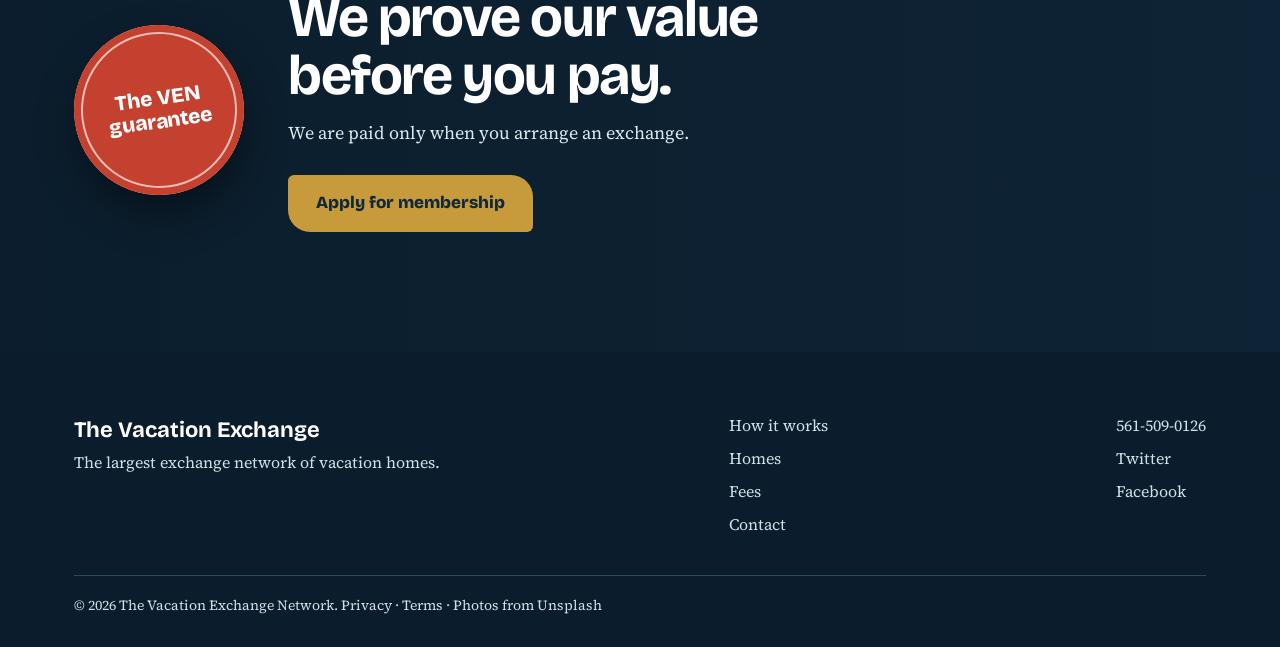
<file: design_4/properties.html>
<!DOCTYPE html>
<html lang="en"><head><meta charset="UTF-8"><meta name="viewport" content="width=device-width,initial-scale=1">
<title>Vacation homes by destination | The Vacation Exchange</title><meta name="description" content="Browse member vacation homes: beach, desert, international, lake, mountain and urban.">
<meta property="og:title" content="Vacation homes by destination | The Vacation Exchange"><meta property="og:description" content="Browse member vacation homes: beach, desert, international, lake, mountain and urban."><meta property="og:type" content="website"><meta property="og:image" content="https://images.unsplash.com/photo-1610045333204-2684ad1c73b6?auto=format&fit=crop&w=1200&h=630&q=75"><meta name="theme-color" content="#10283c">
<link rel="icon" href="assets/favicon.svg" type="image/svg+xml">
<link rel="preconnect" href="https://fonts.googleapis.com"><link rel="preconnect" href="https://images.unsplash.com" crossorigin>
<link href="https://fonts.googleapis.com/css2?family=Bricolage+Grotesque:opsz,wght@12..96,500;12..96,800&family=Source+Serif+4:opsz,wght@8..60,400;8..60,600&display=swap" rel="stylesheet">
<link rel="stylesheet" href="assets/style.css"><script type="application/ld+json">{"@context":"https://schema.org","@type":"Organization","name":"The Vacation Exchange","telephone":"+1-561-509-0126","url":"https://www.thevacationexchange.com/"}</script></head><body>
<a class="skip" href="#main">Skip to content</a>
<div class="bar"><div class="w"><span>Trusted by vacation home owners for 20+ years</span><a href="tel:5615090126">Call 561-509-0126</a></div></div>
<div class="top"><div class="w"><header><a class="brand" href="index.html" aria-label="The Vacation Exchange home"><svg viewBox="0 0 40 40" fill="none" stroke="#10283c" stroke-width="3"><circle cx="12" cy="20" r="8" fill="#c79a3b"/><path d="M20 20h18M32 20v7M26 20v5"/></svg>The Vacation Exchange</a>
<nav aria-label="Main"><a href="how-it-works.html">How it works</a><a href="properties.html" aria-current="page">Homes</a><a href="fees.html">Fees</a><a href="contact.html">Contact</a><a href="join.html" class="btn br">Join free</a></nav></header></div></div>
<main id="main">
<div class="ph1"><img class="bg" src="https://images.unsplash.com/photo-1610045333204-2684ad1c73b6?auto=format&fit=crop&w=1600&q=75" alt="Coastal vacation house by the water" onerror="this.remove()"><div class="w"><h1>Vacation homes</h1><p>Pick a destination type. Listings are updated daily.</p></div></div><section class=""><div class="w"><h2>Choose a destination</h2><p class="lead">Join free to see every listing and message members directly.</p><div class="mosaic"><a class="tile big" href="join.html" style="--c:#7fc4b8"><img src="https://images.unsplash.com/photo-1610045333204-2684ad1c73b6?auto=format&fit=crop&w=900&q=75" alt="Coastal vacation house by the water" loading="lazy" onerror="this.remove()"><div><b>Beach</b><span>Sun, sand and surf</span></div></a><a class="tile " href="join.html" style="--c:#e3b07a"><img src="https://images.unsplash.com/photo-1778159396492-b9a89e6d99f2?auto=format&fit=crop&w=640&q=75" alt="White modern house with a palm tree" loading="lazy" onerror="this.remove()"><div><b>Desert</b><span>Warm and quiet</span></div></a><a class="tile " href="join.html" style="--c:#9bb7e0"><img src="https://images.unsplash.com/photo-1678902177251-7ec8fea483a3?auto=format&fit=crop&w=640&q=75" alt="Tuscan countryside villa in Italy" loading="lazy" onerror="this.remove()"><div><b>International</b><span>Across the world</span></div></a><a class="tile wide" href="join.html" style="--c:#8fd0e0"><img src="https://images.unsplash.com/photo-1666942590959-bb49a90d3dcd?auto=format&fit=crop&w=640&q=75" alt="Cabin on a lake" loading="lazy" onerror="this.remove()"><div><b>Lake &amp; River</b><span>On the water</span></div></a><a class="tile wide" href="join.html" style="--c:#d6e2ef"><img src="https://images.unsplash.com/photo-1759281944533-a9eea164ffe3?auto=format&fit=crop&w=640&q=75" alt="Log cabin in deep snow" loading="lazy" onerror="this.remove()"><div><b>Mountain / Ski</b><span>Cabins and chalets</span></div></a><a class="tile wide" href="join.html" style="--c:#c9c3d8"><img src="https://images.unsplash.com/photo-1755896487610-fa08670ef541?auto=format&fit=crop&w=640&q=75" alt="City skyline with apartment buildings" loading="lazy" onerror="this.remove()"><div><b>Urban</b><span>City stays, local living</span></div></a></div></div></section><section class="cta" style="padding:120px 0"><img class="bg" src="https://images.unsplash.com/photo-1759281944533-a9eea164ffe3?auto=format&fit=crop&w=1800&q=75" alt="Log cabin in deep snow" loading="lazy" onerror="this.remove()"><div class="w"><div class="seal">The VEN<br>guarantee</div><div><h2>We prove our value before you pay.</h2><p class="lead">We are paid only when you arrange an exchange.</p><a href="join.html" class="btn br">Apply for membership</a></div></div></section>
</main>
<footer><div class="w"><div><b class="ui" style="color:#fff;font-size:22px">The Vacation Exchange</b><br>The largest exchange network of vacation homes.</div>
<div><a href="how-it-works.html">How it works</a><a href="properties.html">Homes</a><a href="fees.html">Fees</a><a href="contact.html">Contact</a></div>
<div><a href="tel:5615090126">561-509-0126</a><a href="https://twitter.com/HomeExchanges" rel="noopener">Twitter</a><a href="https://www.facebook.com/thevacationexchange/" rel="noopener">Facebook</a></div>
<div class="c">&copy; <span id="y"></span> The Vacation Exchange Network. <a href="privacy.html">Privacy</a> &middot; <a href="terms.html">Terms</a> &middot; Photos from <a href="https://unsplash.com" rel="noopener">Unsplash</a></div></div></footer>
<script src="assets/main.js"></script></body></html>
</file>
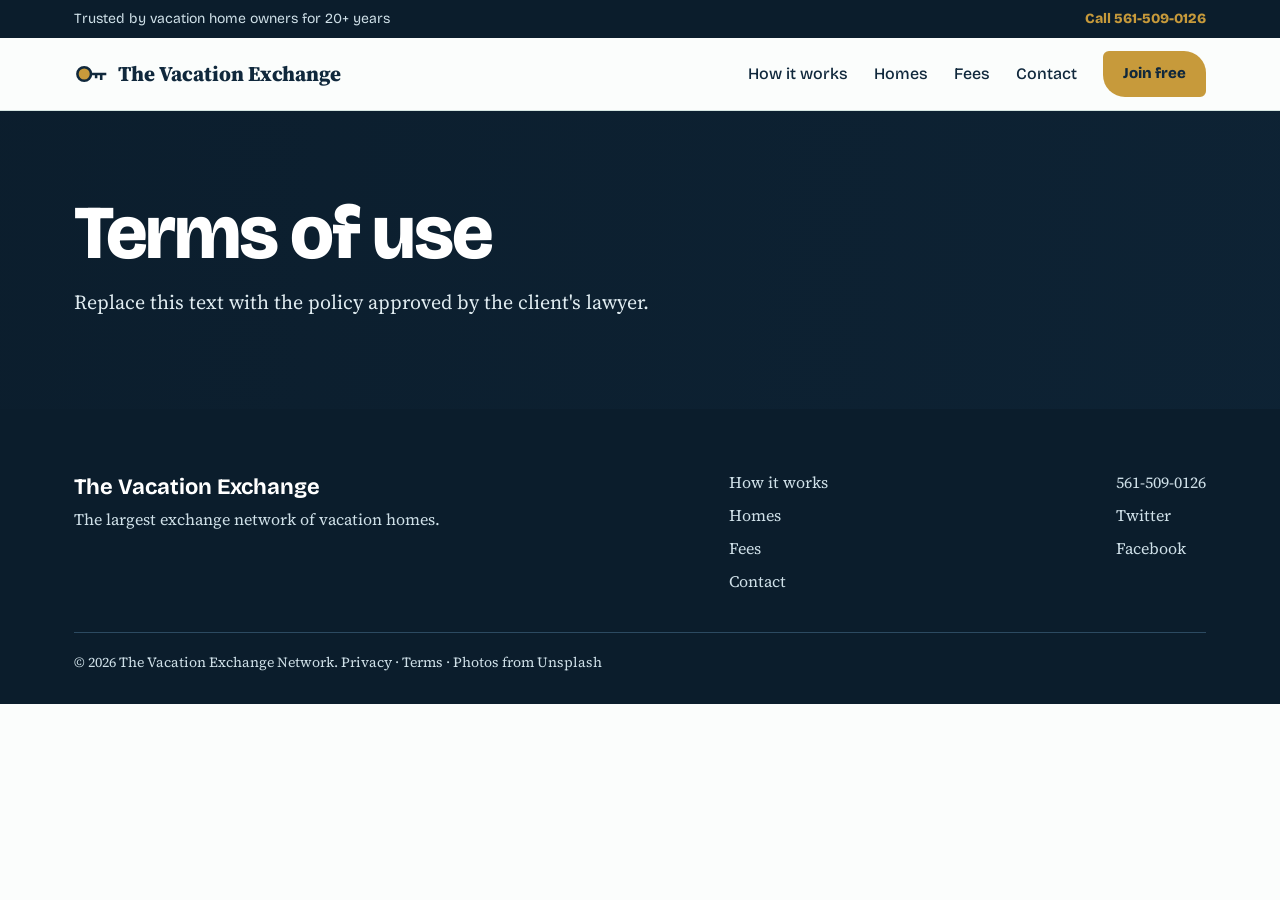
<file: design_4/terms.html>
<!DOCTYPE html>
<html lang="en"><head><meta charset="UTF-8"><meta name="viewport" content="width=device-width,initial-scale=1">
<title>Terms of use | The Vacation Exchange</title><meta name="description" content="Terms of use">
<meta property="og:title" content="Terms of use | The Vacation Exchange"><meta property="og:description" content="Terms of use"><meta property="og:type" content="website"><meta property="og:image" content="https://images.unsplash.com/photo-1610045333204-2684ad1c73b6?auto=format&fit=crop&w=1200&h=630&q=75"><meta name="theme-color" content="#10283c">
<link rel="icon" href="assets/favicon.svg" type="image/svg+xml">
<link rel="preconnect" href="https://fonts.googleapis.com"><link rel="preconnect" href="https://images.unsplash.com" crossorigin>
<link href="https://fonts.googleapis.com/css2?family=Bricolage+Grotesque:opsz,wght@12..96,500;12..96,800&family=Source+Serif+4:opsz,wght@8..60,400;8..60,600&display=swap" rel="stylesheet">
<link rel="stylesheet" href="assets/style.css"><script type="application/ld+json">{"@context":"https://schema.org","@type":"Organization","name":"The Vacation Exchange","telephone":"+1-561-509-0126","url":"https://www.thevacationexchange.com/"}</script></head><body>
<a class="skip" href="#main">Skip to content</a>
<div class="bar"><div class="w"><span>Trusted by vacation home owners for 20+ years</span><a href="tel:5615090126">Call 561-509-0126</a></div></div>
<div class="top"><div class="w"><header><a class="brand" href="index.html" aria-label="The Vacation Exchange home"><svg viewBox="0 0 40 40" fill="none" stroke="#10283c" stroke-width="3"><circle cx="12" cy="20" r="8" fill="#c79a3b"/><path d="M20 20h18M32 20v7M26 20v5"/></svg>The Vacation Exchange</a>
<nav aria-label="Main"><a href="how-it-works.html">How it works</a><a href="properties.html">Homes</a><a href="fees.html">Fees</a><a href="contact.html">Contact</a><a href="join.html" class="btn br">Join free</a></nav></header></div></div>
<main id="main">
<div class="ph1"><img class="bg" src="https://images.unsplash.com/photo-1666942590959-bb49a90d3dcd?auto=format&fit=crop&w=1600&q=75" alt="Cabin on a lake" onerror="this.remove()"><div class="w"><h1>Terms of use</h1><p>Replace this text with the policy approved by the client's lawyer.</p></div></div>
</main>
<footer><div class="w"><div><b class="ui" style="color:#fff;font-size:22px">The Vacation Exchange</b><br>The largest exchange network of vacation homes.</div>
<div><a href="how-it-works.html">How it works</a><a href="properties.html">Homes</a><a href="fees.html">Fees</a><a href="contact.html">Contact</a></div>
<div><a href="tel:5615090126">561-509-0126</a><a href="https://twitter.com/HomeExchanges" rel="noopener">Twitter</a><a href="https://www.facebook.com/thevacationexchange/" rel="noopener">Facebook</a></div>
<div class="c">&copy; <span id="y"></span> The Vacation Exchange Network. <a href="privacy.html">Privacy</a> &middot; <a href="terms.html">Terms</a> &middot; Photos from <a href="https://unsplash.com" rel="noopener">Unsplash</a></div></div></footer>
<script src="assets/main.js"></script></body></html>
</file>
<file: design_4/assets/style.css>
:root{--navy:#10283c;--navy2:#0b1d2c;--brass:#c79a3b;--glass:#dcefea;--paper:#fbfdfc;--red:#c4402f;--mut:#4a6072}
*{box-sizing:border-box;margin:0;padding:0}
html{scroll-behavior:smooth}
body{font-family:"Source Serif 4",Georgia,serif;font-size:18px;line-height:1.7;color:var(--navy);background:var(--paper)}
h1,h2,h3,.ui,nav,.btn{font-family:"Bricolage Grotesque",system-ui,sans-serif}
a{color:inherit}img{max-width:100%}
:focus-visible{outline:3px solid var(--brass);outline-offset:3px}
.w{max-width:1180px;margin:0 auto;padding:0 24px}
.skip{position:absolute;left:-999px;top:0;background:var(--brass);color:var(--navy);padding:10px 16px;z-index:99}.skip:focus{left:8px}
.bar{background:var(--navy2);color:#cfe0e8;font-size:14px;font-family:"Bricolage Grotesque",sans-serif}
.bar .w{display:flex;justify-content:space-between;gap:12px;padding-top:7px;padding-bottom:7px;flex-wrap:wrap}
.bar a{text-decoration:none;font-weight:800;color:var(--brass)}
.top{position:sticky;top:0;z-index:30;background:rgba(251,253,252,.92);backdrop-filter:blur(10px);border-bottom:1px solid #d5e5e1}
header{display:flex;justify-content:space-between;align-items:center;height:72px;gap:16px}
.brand{font-weight:800;font-size:21px;text-decoration:none;display:flex;align-items:center;gap:10px;color:var(--navy)}
.brand svg{width:34px;height:34px}
nav{display:flex;gap:26px;align-items:center;font-weight:500;font-size:16px}
nav a{text-decoration:none}nav a:hover,nav a[aria-current]{text-decoration:underline;text-underline-offset:6px;text-decoration-color:var(--brass);text-decoration-thickness:2px}
.btn{display:inline-block;background:var(--navy);color:#fff;padding:14px 28px;border-radius:6px 22px 6px 22px;font-weight:800;text-decoration:none;border:0;cursor:pointer;font-size:17px;transition:background .2s,transform .2s}
.btn:hover{background:var(--red);transform:translateY(-2px)}
.btn.br{background:var(--brass);color:var(--navy)}.btn.br:hover{background:var(--navy);color:#fff}
.btn.ghost{background:transparent;border:2px solid #fff;color:#fff}.btn.ghost:hover{background:#fff;color:var(--navy)}
nav .btn{padding:10px 20px;font-size:15px}
.phone{font-weight:800;text-decoration:none;border-bottom:3px solid var(--brass)}
/* hero */
.hero{position:relative;color:#fff;background:var(--navy);overflow:hidden;min-height:660px;display:flex;align-items:center;padding:70px 0 110px}
.hero .bg{position:absolute;inset:0;width:100%;height:100%;object-fit:cover}
.hero:after{content:"";position:absolute;inset:0;background:linear-gradient(95deg,rgba(11,29,44,.92) 0%,rgba(11,29,44,.62) 52%,rgba(11,29,44,.15) 100%)}
.hero .w{position:relative;z-index:1;display:grid;grid-template-columns:1.1fr .9fr;gap:30px;align-items:center;width:100%}
.hero h1{font-size:clamp(46px,7.4vw,92px);line-height:.96;font-weight:800;letter-spacing:-.035em;text-wrap:balance}
.hero p{margin:24px 0 32px;max-width:30em;font-size:20px;color:#e6f0f4}
.acts{display:flex;gap:16px;flex-wrap:wrap;align-items:center}
.hero .tagline{display:inline-block;font-family:"Bricolage Grotesque",sans-serif;font-weight:800;font-size:15px;background:var(--brass);color:var(--navy);padding:6px 16px;border-radius:999px;margin-bottom:22px}
.stage{position:relative;height:430px;max-width:470px;justify-self:end;width:100%}
.tag{position:absolute;width:214px;background:#fff;color:var(--navy);border-radius:16px;padding:10px 10px 16px;box-shadow:0 24px 50px rgba(0,0,0,.4);transform-origin:50% 0}
.tag:before{content:"";position:absolute;top:-11px;left:50%;width:22px;height:22px;margin-left:-11px;background:var(--glass);border:3px solid var(--brass);border-radius:50%;z-index:2}
.tag img{width:100%;height:112px;object-fit:cover;border-radius:10px;margin-bottom:10px;background:var(--glass);display:block}
.tag b{display:block;font-family:"Bricolage Grotesque",sans-serif;font-size:20px;line-height:1.15;padding:0 6px}
.tag span{font-size:15px;color:var(--mut);padding:0 6px}
.tag.a{left:0;top:20px;rotate:-4deg;animation:swapA 1.7s .6s cubic-bezier(.6,0,.2,1) forwards}
.tag.b{left:238px;top:140px;rotate:5deg;animation:swapB 1.7s .6s cubic-bezier(.6,0,.2,1) forwards}
@keyframes swapA{50%{transform:translate(120px,-34px) rotate(8deg)}100%{transform:translate(238px,120px) rotate(0)}}
@keyframes swapB{50%{transform:translate(-120px,34px) rotate(-8deg)}100%{transform:translate(-238px,-120px) rotate(0)}}
.stamp{position:absolute;right:-6px;top:-10px;width:104px;height:104px;border:3px solid #ff8b78;color:#ff8b78;background:rgba(11,29,44,.55);border-radius:50%;display:grid;place-items:center;text-align:center;font-family:"Bricolage Grotesque",sans-serif;font-weight:800;font-size:13px;line-height:1.15;rotate:12deg;opacity:0;animation:pop .4s 2.3s forwards;z-index:3}
@keyframes pop{from{opacity:0;scale:1.6}to{opacity:1;scale:1}}
.replay{position:absolute;right:0;bottom:-6px;background:rgba(255,255,255,.12);border:2px solid #fff;color:#fff;border-radius:999px;padding:6px 16px;font:inherit;font-size:15px;cursor:pointer}
.replay:hover{background:#fff;color:var(--navy)}
/* finder */
.finder{position:relative;z-index:5;margin-top:-52px}
.finder form{background:#fff;border-radius:14px 44px 14px 44px;box-shadow:0 24px 60px rgba(16,40,60,.22);padding:24px 28px;display:grid;grid-template-columns:1.2fr 1fr 1fr auto;gap:16px;align-items:end;border:2px solid var(--navy)}
.finder label{font-family:"Bricolage Grotesque",sans-serif;font-weight:800;font-size:14px;display:grid;gap:4px}
.finder select,.finder input{font:inherit;font-size:16px;padding:12px;border:2px solid #c3d7d2;border-radius:8px;background:#fff;color:var(--navy)}
.trust{display:grid;grid-template-columns:repeat(3,1fr);gap:20px;padding:34px 0 0;font-family:"Bricolage Grotesque",sans-serif}
.trust div{display:flex;gap:14px;align-items:center;font-weight:500;font-size:17px;line-height:1.3}
.trust i{flex:none;width:44px;height:44px;border-radius:50%;background:var(--glass);border:2px solid var(--navy);display:grid;place-items:center;font-style:normal;font-weight:800}
section{padding:96px 0}
h2{font-size:clamp(32px,4.8vw,56px);line-height:1.03;letter-spacing:-.025em;margin-bottom:14px;text-wrap:balance}
.lead{color:var(--mut);max-width:34em}
.head{display:flex;justify-content:space-between;align-items:end;gap:20px;flex-wrap:wrap}
/* mosaic */
.mosaic{display:grid;grid-template-columns:repeat(4,1fr);grid-auto-rows:230px;gap:16px;margin-top:44px}
.tile{position:relative;overflow:hidden;border-radius:12px;background:var(--c);display:block;color:#fff;text-decoration:none}
.tile img{position:absolute;inset:0;width:100%;height:100%;object-fit:cover;transition:transform .7s}
.tile:hover img,.tile:focus-visible img{transform:scale(1.07)}
.tile:after{content:"";position:absolute;inset:0;background:linear-gradient(transparent 45%,rgba(11,29,44,.88))}
.tile div{position:absolute;left:24px;right:24px;bottom:20px;z-index:1}
.tile b{font-family:"Bricolage Grotesque",sans-serif;font-size:26px;line-height:1.1;display:block}
.tile span{font-size:16px;opacity:.9}
.tile.big{grid-column:span 2;grid-row:span 2;border-radius:10px 70px 10px 70px}.tile.big b{font-size:40px}
.tile.wide{grid-column:span 2}
/* split */
.split{display:grid;grid-template-columns:1fr 1fr;gap:64px;align-items:center}
.photo{position:relative;border-radius:10px 80px 10px 80px;overflow:hidden;min-height:520px;background:var(--glass)}
.photo img{position:absolute;inset:0;width:100%;height:100%;object-fit:cover}
.photo .badge{position:absolute;left:22px;bottom:22px;z-index:1;background:#fff;border-radius:14px;padding:14px 20px;font-family:"Bricolage Grotesque",sans-serif;font-weight:800;box-shadow:0 14px 30px rgba(0,0,0,.25);line-height:1.2}
.photo .badge small{display:block;font-weight:500;color:var(--mut);font-size:14px}
.steps{list-style:none;margin-top:30px;counter-reset:s}
.steps li{display:grid;grid-template-columns:64px 1fr;gap:18px;padding:20px 0;border-bottom:2px dashed #b7cfc9}
.steps li:before{counter-increment:s;content:counter(s);font-family:"Bricolage Grotesque",sans-serif;font-weight:800;font-size:46px;line-height:1;color:var(--brass)}
.steps h3{font-size:22px;line-height:1.2}.steps p{font-size:16px;color:var(--mut)}
/* ways */
.glass{background:var(--glass)}
.ways{display:grid;grid-template-columns:1fr 1fr;gap:28px;margin-top:44px}
.way{background:#fff;border:2px solid var(--navy);border-radius:10px 44px 10px 44px;overflow:hidden;display:flex;flex-direction:column}
.way img{width:100%;height:240px;object-fit:cover;display:block;background:var(--glass)}
.way .in{padding:28px 30px 30px}
.way h3{font-size:28px;margin-bottom:8px}.way p{color:var(--mut)}
.way .pr{display:inline-block;margin-top:16px;font-family:"Bricolage Grotesque",sans-serif;font-weight:800;background:var(--navy);color:#fff;padding:6px 16px;border-radius:999px;font-size:16px}
/* fee band + cards */
.band{background:var(--navy);color:#fff;border-radius:60px 60px 0 0}
.band .lead{color:#c3d6e0}
.bignum{display:grid;grid-template-columns:repeat(3,1fr);gap:0;margin-top:44px;border-top:2px solid #36566e}
.bignum div{padding:30px 28px 0 0}
.bignum div+div{border-left:2px dashed #36566e;padding-left:28px}
.bignum b{font-family:"Bricolage Grotesque",sans-serif;font-weight:800;font-size:clamp(44px,6vw,76px);line-height:1;letter-spacing:-.03em;display:block;color:var(--brass)}
.bignum small{font-size:.35em;color:#fff;font-weight:500;letter-spacing:0}
.bignum p{font-size:16px;color:#c3d6e0;margin-top:8px}
.tags{display:grid;grid-template-columns:repeat(3,1fr);gap:22px;margin-top:40px}
.fee{background:#fff;border:2px solid var(--navy);border-radius:10px 10px 10px 40px;padding:28px}
.fee.top{background:var(--navy);color:#fff}.fee.top p{color:#d5e3ea}
.fee b.n{font-family:"Bricolage Grotesque",sans-serif;font-weight:800;font-size:48px;line-height:1;display:block;margin:6px 0;letter-spacing:-.02em}
.fee b.n small{font-size:16px;font-weight:500}
.fee h3{font-size:20px}.fee p{font-size:16px;color:var(--mut)}
/* cta */
.cta{position:relative;color:#fff;background:var(--navy);overflow:hidden;padding:120px 0;text-align:left}
.cta .bg{position:absolute;inset:0;width:100%;height:100%;object-fit:cover}
.cta:after{content:"";position:absolute;inset:0;background:linear-gradient(90deg,rgba(11,29,44,.92),rgba(11,29,44,.45))}
.cta .w{position:relative;z-index:1;display:flex;gap:44px;align-items:center;flex-wrap:wrap}
.cta h2{max-width:14em}.cta .lead{color:#dce9ef;margin-bottom:26px}
.seal{width:170px;height:170px;border-radius:50%;background:var(--red);color:#fff;display:grid;place-items:center;text-align:center;font-family:"Bricolage Grotesque",sans-serif;font-weight:800;font-size:21px;line-height:1.1;box-shadow:inset 0 0 0 7px var(--red),inset 0 0 0 9px rgba(255,255,255,.65),0 20px 40px rgba(0,0,0,.4);flex:none;rotate:-8deg}
/* inner pages */
.ph1{position:relative;color:#fff;background:var(--navy);overflow:hidden;padding:84px 0 90px}
.ph1 .bg{position:absolute;inset:0;width:100%;height:100%;object-fit:cover}
.ph1:after{content:"";position:absolute;inset:0;background:linear-gradient(95deg,rgba(11,29,44,.92),rgba(11,29,44,.5))}
.ph1 .w{position:relative;z-index:1}
.ph1 h1{font-size:clamp(40px,6.4vw,76px);line-height:1;letter-spacing:-.03em;font-weight:800}
.ph1 p{max-width:32em;margin-top:14px;font-size:20px;color:#e0ecf1}
details{border-bottom:2px solid var(--navy);padding:20px 0}
summary{font-family:"Bricolage Grotesque",sans-serif;font-weight:800;font-size:21px;cursor:pointer}
details p{margin-top:10px;color:var(--mut)}
.benefits{display:grid;grid-template-columns:repeat(3,1fr);gap:22px;margin-top:40px}
form.f{display:grid;gap:16px;margin-top:26px}
form.f label{font-family:"Bricolage Grotesque",sans-serif;font-weight:500;font-size:16px;display:grid;gap:6px}
form.f input,form.f select,form.f textarea{font:inherit;padding:13px;border:2px solid var(--navy);border-radius:8px;background:#fff;color:var(--navy)}
.hp{position:absolute;left:-999px}
.msg{padding:14px;border-radius:8px;background:var(--glass);display:none}
/* footer */
footer{background:var(--navy2);color:#cfe0e8;padding:60px 0 30px;font-size:16px}
footer .w{display:flex;justify-content:space-between;gap:30px;flex-wrap:wrap}
footer a{display:block;text-decoration:none;margin-bottom:6px}footer a:hover{color:#fff;text-decoration:underline}
footer .c{width:100%;border-top:1px solid #2c4a61;padding-top:18px;font-size:14px}footer .c a{display:inline}
@media(max-width:980px){
.hero .w,.split,.ways{grid-template-columns:1fr}.stage{justify-self:start;height:400px}
.finder form{grid-template-columns:1fr 1fr}.trust,.bignum,.tags,.benefits{grid-template-columns:1fr}
.bignum div+div{border-left:0;border-top:2px dashed #36566e;padding-left:0;margin-top:26px}
.mosaic{grid-template-columns:1fr 1fr;grid-auto-rows:200px}.tile.big{grid-column:span 2}.tile.wide{grid-column:span 2}
.photo{min-height:380px}section{padding:70px 0}}
@media(max-width:600px){nav a:not(.btn){display:none}.hero{padding:50px 0 100px}.finder form{grid-template-columns:1fr}
.tag{width:170px}.tag img{height:84px}.tag.b{left:170px}.stage{height:360px;max-width:340px}
.tag.a{animation-name:swapAm}.tag.b{animation-name:swapBm}
@keyframes swapAm{to{transform:translate(170px,110px)}}@keyframes swapBm{to{transform:translate(-170px,-110px)}}
.mosaic{grid-template-columns:1fr}.tile.big,.tile.wide{grid-column:span 1}.tile.big{grid-row:span 1}.cta{padding:80px 0}}
@media(prefers-reduced-motion:reduce){.tag,.stamp{animation:none!important}.tag.a{transform:translate(238px,120px)}.tag.b{transform:translate(-238px,-120px)}.stamp{opacity:1}.tile img{transition:none}html{scroll-behavior:auto}}
</file>
